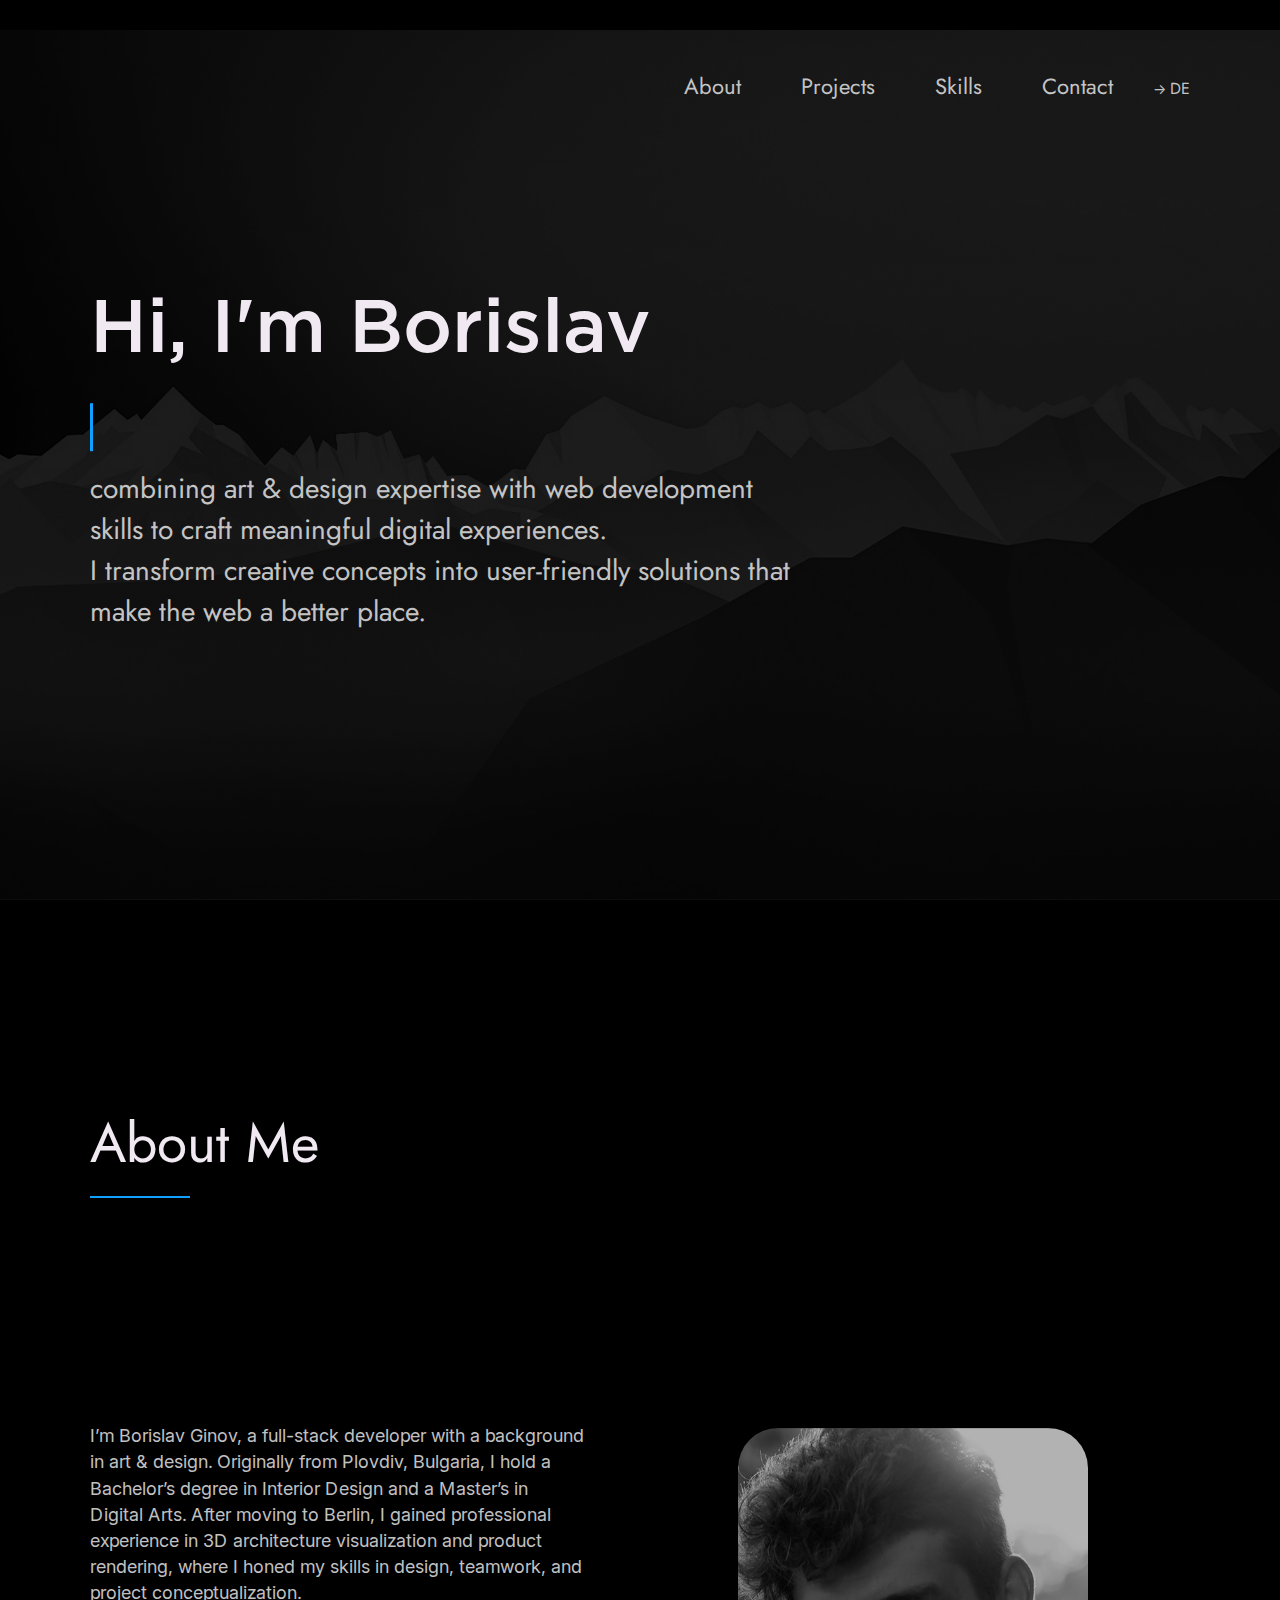
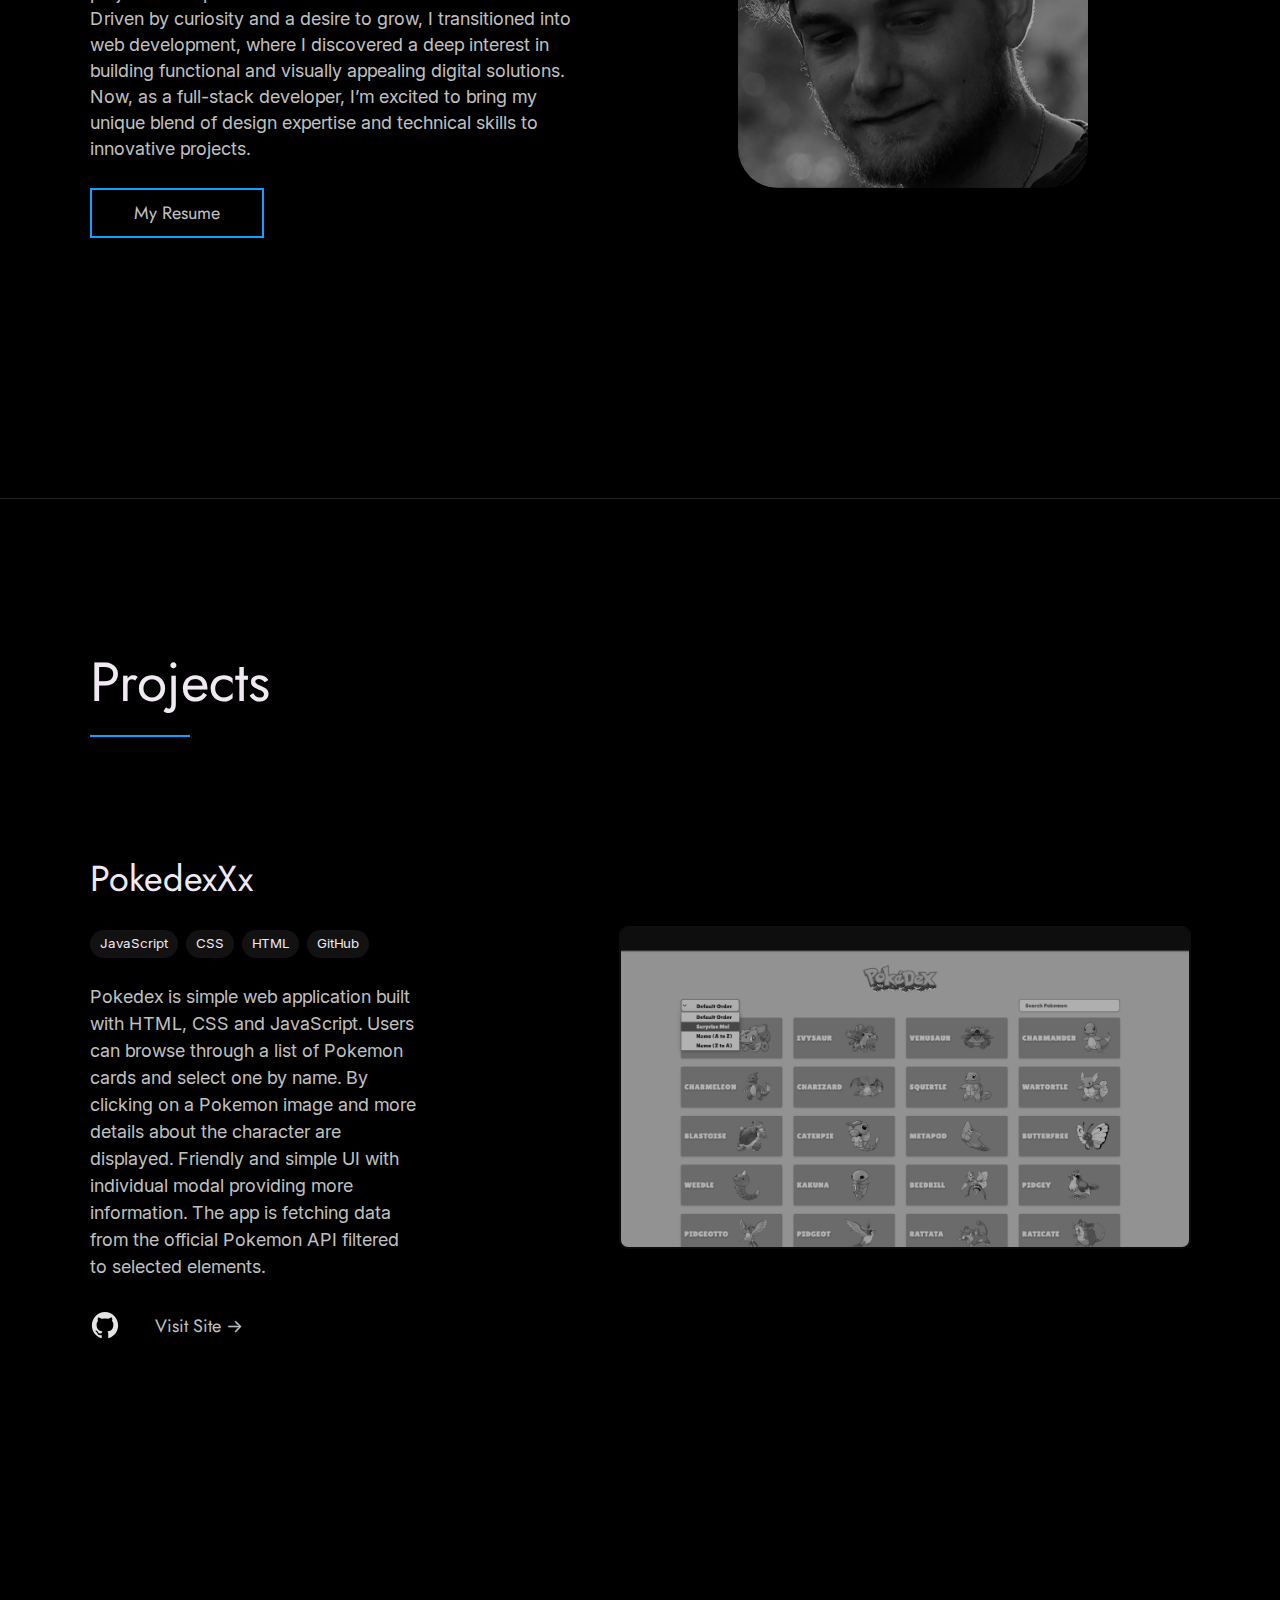
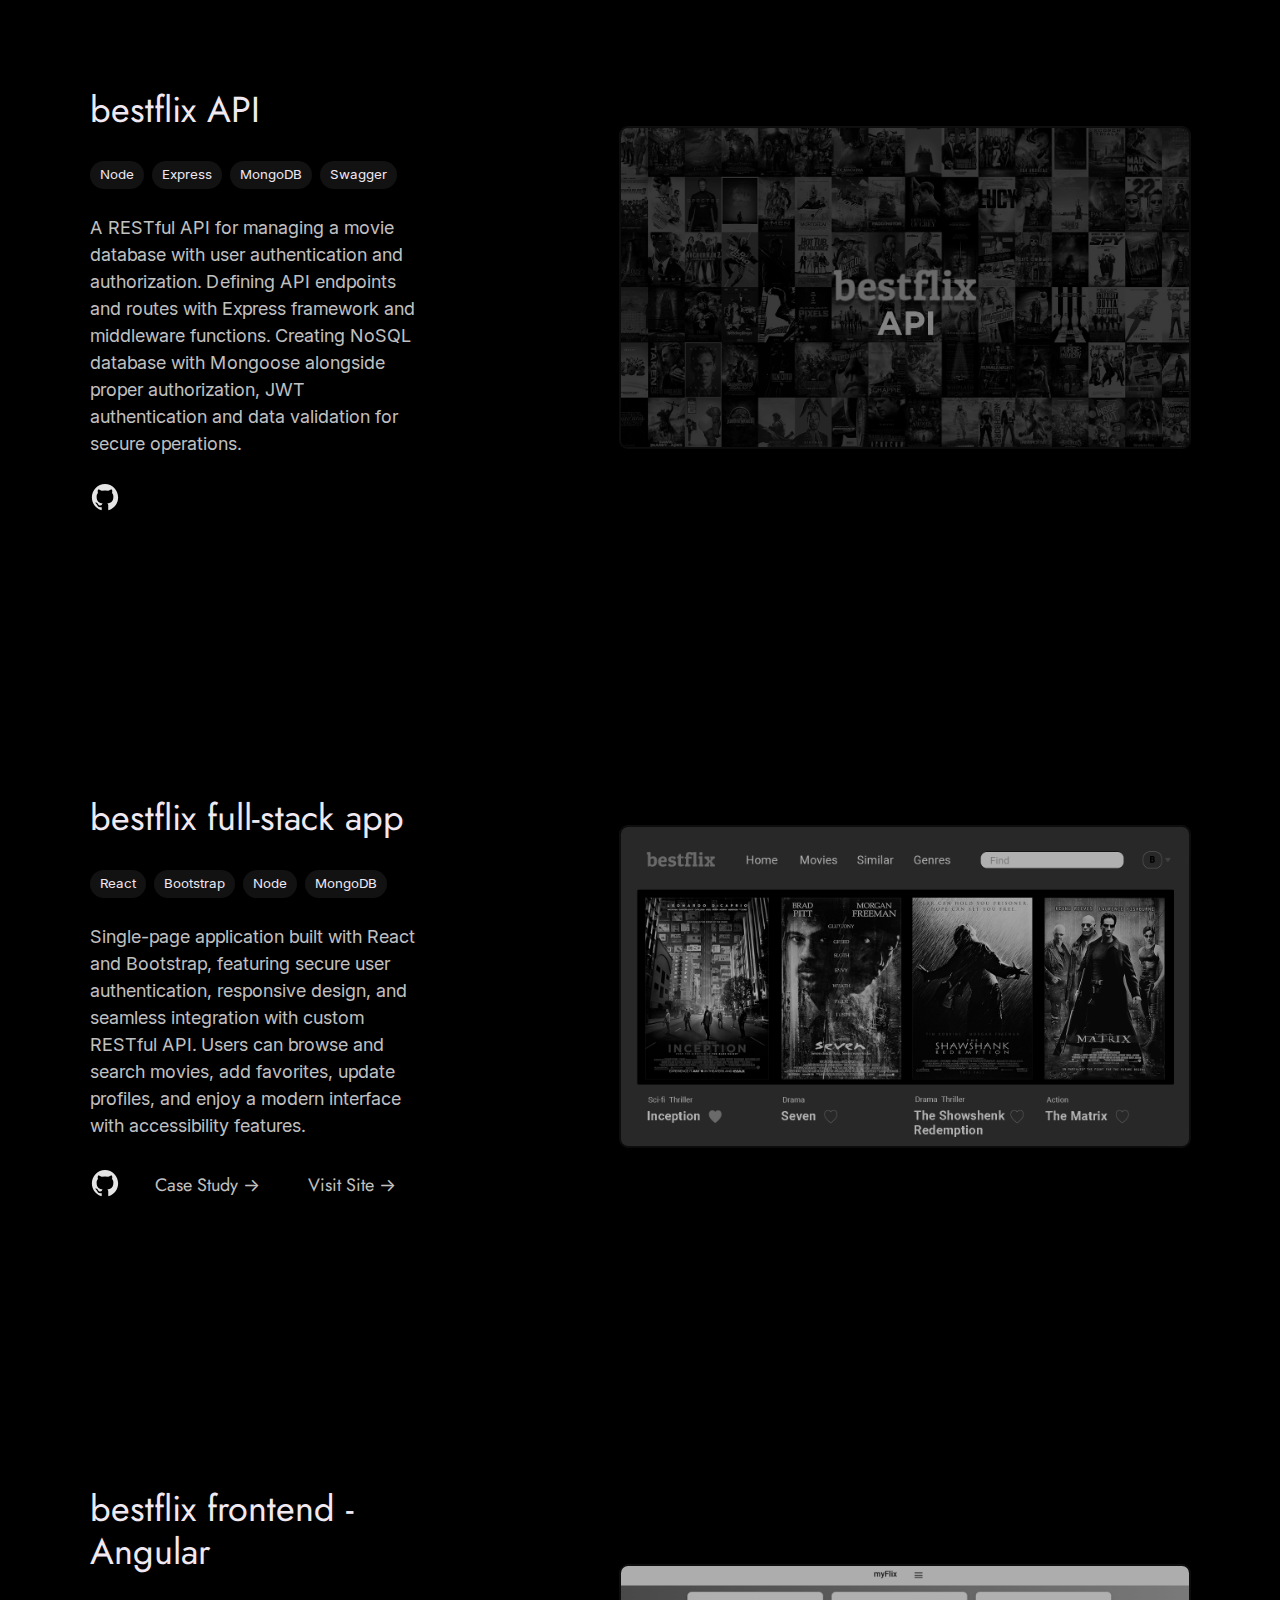
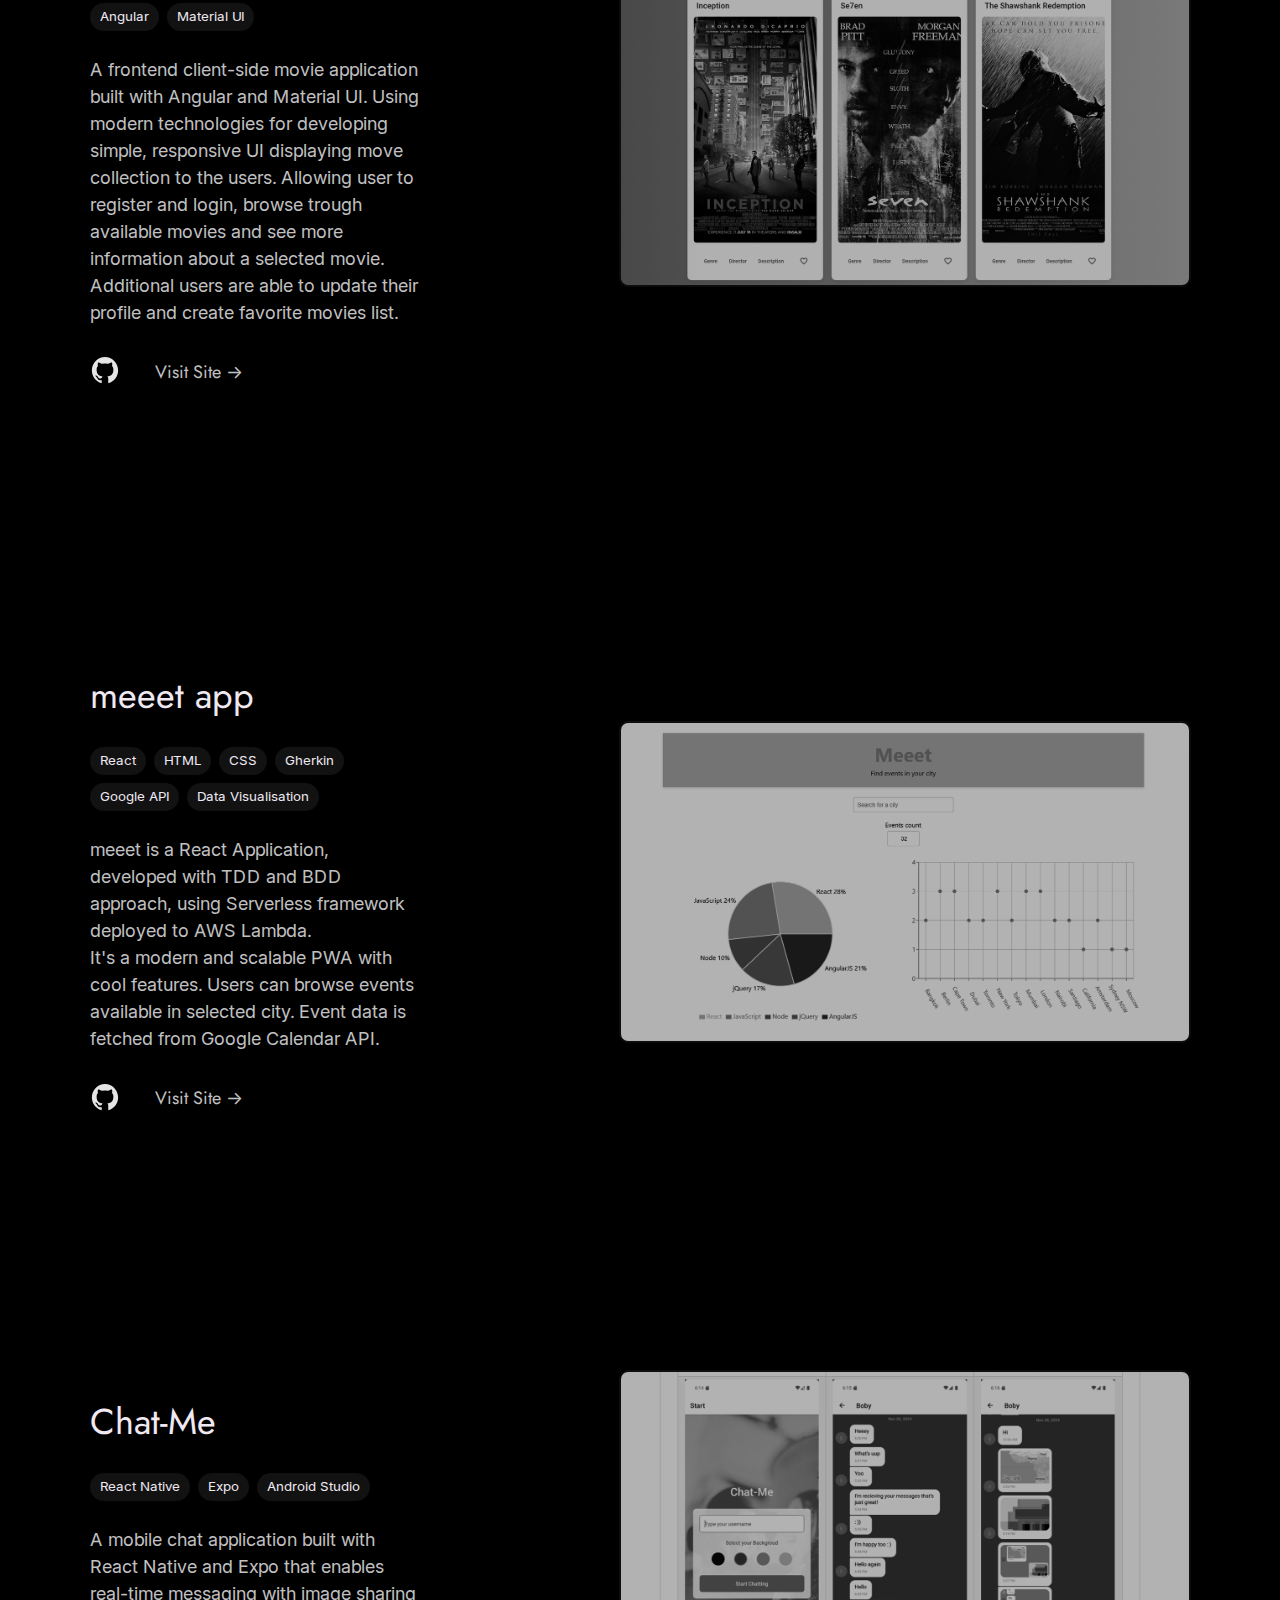
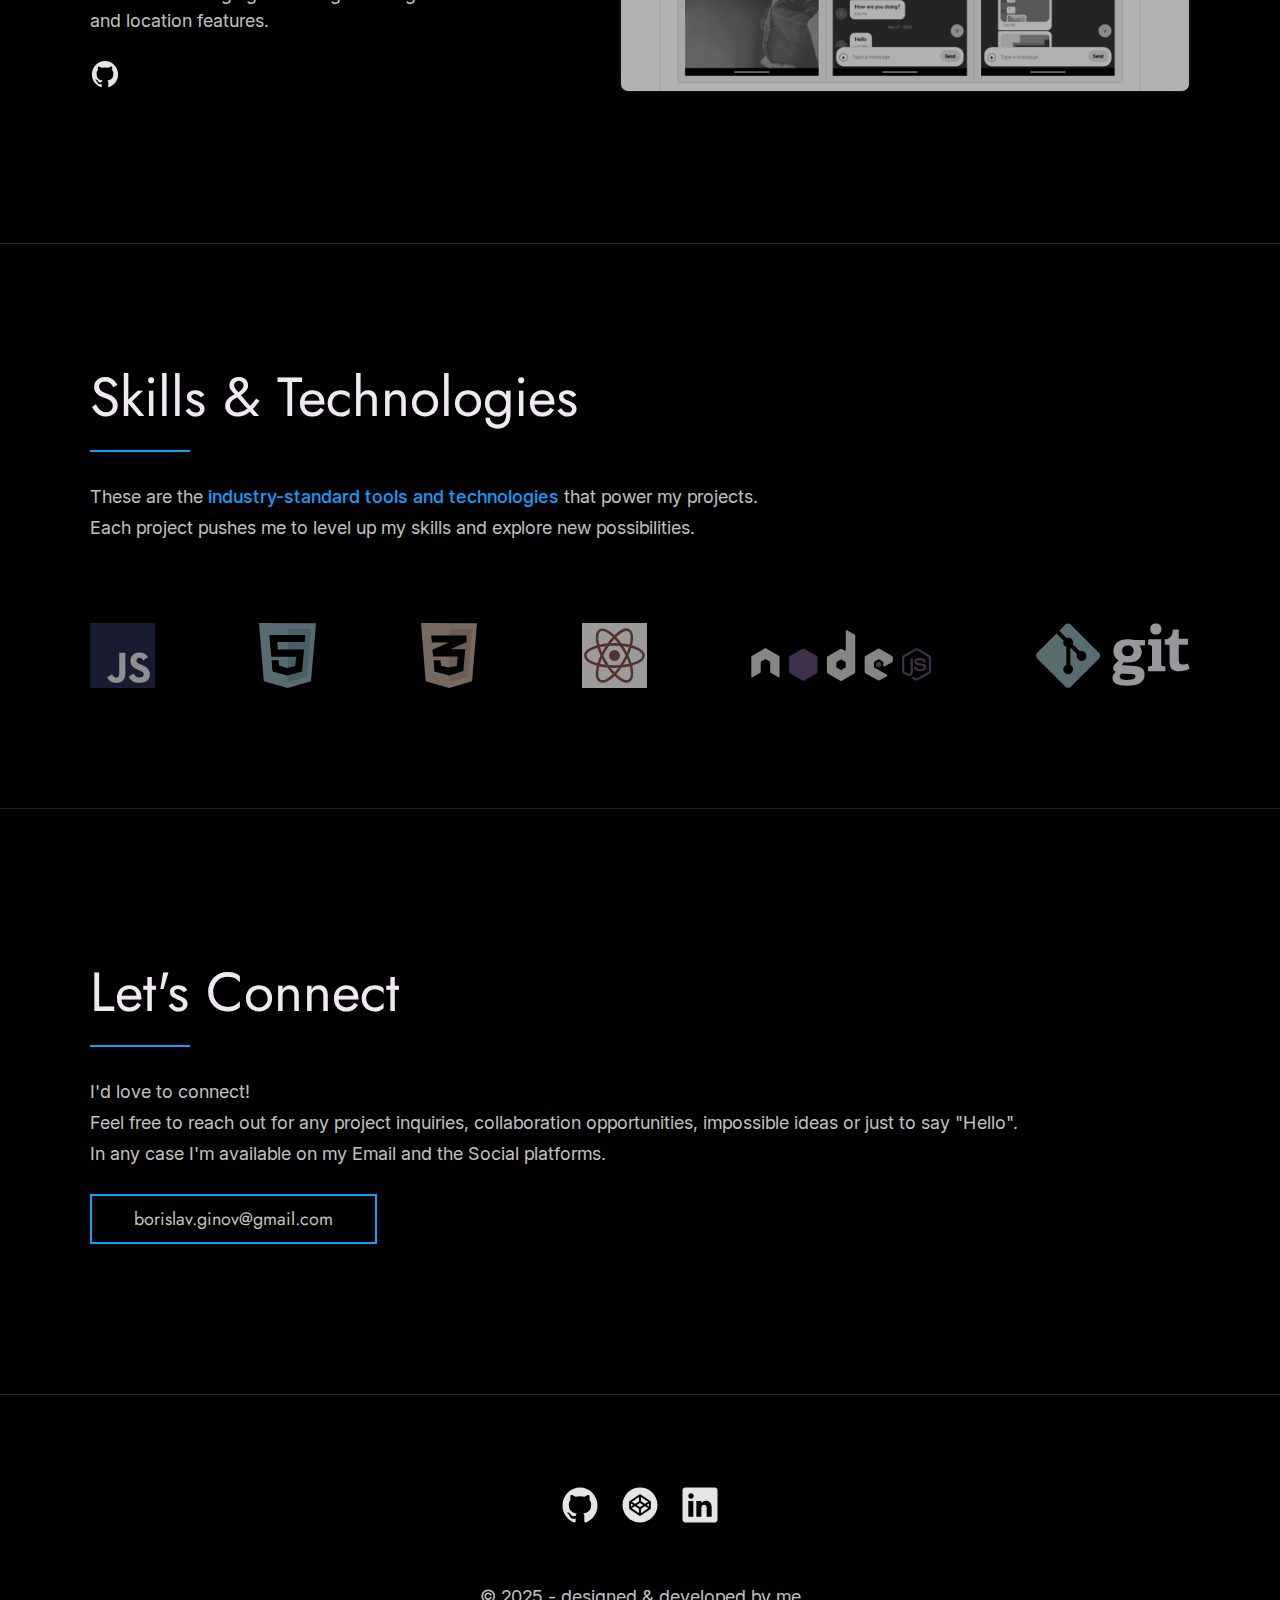
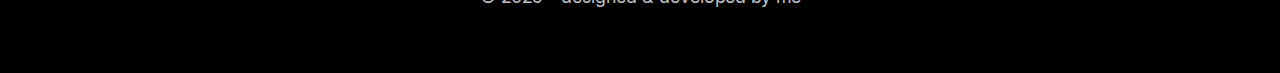
<file: index.html>
<!DOCTYPE html>
<html lang="en">

<head>
  <!-- Character set and viewport -->
  <meta charset="UTF-8" />
  <meta name="viewport" content="width=device-width, initial-scale=1.0" />

  <!-- Page title -->
  <title>
    Borislav Ginov | Web Developer
  </title>
  <!-- Meta descriptions -->
  <meta name="description"
    content="Borislav Ginov - Full Stack Web Developer specializing in React, Node.js and responsive web applications">
  <meta name="keywords" content="Borislav Ginov, Web Developer, React, Node.js, MongoDB, JavaScript, Full Stack" />
  <!-- Language versions -->
  <link rel="alternate" hreflang="en" href="https://www.borislavginov.com/" />
  <link rel="alternate" hreflang="de" href="https://www.borislavginov.com/de/" />
  <!-- Canonical tag for SEO -->
  <link rel="canonical" href="https://www.borislavginov.com/" />
  <!-- Styles and resources -->
  <link rel="shortcut icon" type="image/png" href="./assets/images/fav-icon.png" />
  <link rel="stylesheet" href="./css/index.css" />
</head>
<!-- Google tag (gtag.js) -->
<script async src="https://www.googletagmanager.com/gtag/js?id=G-GCYXPK1WS1"></script>
<script>
  window.dataLayer = window.dataLayer || [];
  function gtag() { dataLayer.push(arguments); }
  gtag('js', new Date());
  gtag('config', 'G-GCYXPK1WS1');
</script>

<body>

  <!-- ***** Header ***** -->

  <header class="header" role="banner" id="top">
    <div class="row">
      <nav class="nav" role="navigation">
        <ul class="nav__items">
          <li class="nav__item"><a href="#about" class="nav__link">About</a></li>
          <li class="nav__item"><a href="#projects" class="nav__link">Projects</a></li>
          <li class="nav__item">
            <a href="#skills" class="nav__link">Skills</a>
          </li>
          <li class="nav__item">
            <a href="#contact" class="nav__link">Contact</a>
          </li>
        </ul>
        <div class="language-toggle-container">
          <a href="de/index.html" class="language-link" aria-label="Switch to German version">
            <span class="language-arrow">→</span>
            <span class="language-label">DE</span>
          </a>
        </div>
      </nav>

    </div>
    <div class="header__text-box row">
      <div class="header__text">
        <h1 class="heading-primary">
          <span>Hi, I'm Borislav</span>
        </h1>
        <h4 class="heading-secondary">
          <span>web developer</span>
        </h4>
        <p>
          combining art & design expertise with web development skills to craft meaningful digital experiences. <br>
          I transform creative concepts into user-friendly solutions that make the web a better place.
        </p>
      </div>
    </div>
  </header>

  <main role="main">

    <!-- ***** About ***** -->

    <section class="about" id="about">
      <div class="row">
        <h2>About Me</h2>
        <div class="about__content">
          <div class="about__text">
            <p>
              I’m Borislav Ginov, a full-stack developer with a background in art & design. Originally from Plovdiv,
              Bulgaria, I hold a Bachelor’s degree in Interior Design and a Master’s in Digital Arts. After moving to
              Berlin, I
              gained professional experience in 3D architecture visualization and product rendering, where I honed my
              skills in
              design, teamwork, and project conceptualization.

              <br />
              Driven by curiosity and a desire to grow, I transitioned into web development, where I discovered a deep
              interest in building functional and visually appealing digital solutions. Now, as a full-stack
              developer, I’m excited to bring my unique blend of design expertise and technical skills to innovative
              projects.
            </p>
            <!-- Link to the resume -->
            <a href="./assets/documents/BorislavGinov_Resume.pdf" target="_blank" class="btn">My Resume</a>
          </div>

          <div class="about__photo-container">
            <img class="about__photo" src="./assets/images/B-G_img_big.png" alt="about-photo" />
          </div>
        </div>
      </div>
    </section>


    <!-- ***** Work ***** -->

    <section class="projects" id="projects">
      <div class="row">
        <h2>Projects</h2>
        <div class="work__boxes">

          <!-- Each div with the work__box class is a project. -->

          <!-- Project #1 -->
          <div class="work__box">
            <div class="work__container">
              <div class="work__content">
                <div class="work__text">
                  <h3>PokedexXx</h3>

                  <!-- Skills tags at top -->
                  <div class="work__tags">
                    <span class="work__tag">JavaScript</span>
                    <span class="work__tag">CSS</span>
                    <span class="work__tag">HTML</span>
                    <span class="work__tag">GitHub</span>
                  </div>
                  <p>
                    Pokedex is simple web application built with HTML, CSS and JavaScript. Users can browse through a
                    list
                    of Pokemon cards and select one by name. By clicking on a Pokemon image and more details about the
                    character are displayed. Friendly and simple UI with individual modal providing more information.
                    The
                    app is fetching data from the official Pokemon API filtered to selected elements.
                  </p>

                  <div class="work__links">
                    <a href="https://github.com/Bob3x/PokedeXx" target="_blank" class="work__code-link"
                      title="View Source Code">
                      <img src="./assets/images/github.svg" class="work__code" alt="GitHub">
                    </a>
                    <a href="https://bob3x.github.io/PokedeXx/" class="action-button" target="_blank">
                      Visit Site <span>&rarr;</span>
                    </a>
                  </div>
                </div>
                <div class="work__image-box">
                  <img src="./assets/images/PokedexXx_2.png" class="work__image" alt="PokedexXx app" />
                </div>
              </div>
            </div>
          </div>

          <!-- Project #2 -->
          <div class="work__box">
            <div class="work__container">
              <div class="work__content">
                <div class="work__text">
                  <h3>bestflix API</h3>
                  <!-- Skills tags at top -->
                  <div class="work__tags">
                    <span class="work__tag">Node</span>
                    <span class="work__tag">Express</span>
                    <span class="work__tag">MongoDB</span>
                    <span class="work__tag">Swagger</span>
                  </div>
                  <p>
                    A RESTful API for managing a movie database with user authentication and authorization. Defining API
                    endpoints and
                    routes with Express framework and middleware functions. Creating NoSQL database with Mongoose
                    alongside
                    proper authorization, JWT
                    authentication and data validation for secure operations.
                  </p>

                  <div class="work__links">
                    <a href="https://github.com/Bob3x/my-movie-app" target="_blank" class="work__code-link"
                      title="View Source Code">
                      <img src="./assets/images/github.svg" class="work__code" alt="GitHub">
                    </a>
                  </div>
                </div>

                <div class="work__image-box">
                  <img src="./assets/images/bestflix_API.png" class="work__image" alt="PokedexXx app" />
                </div>
              </div>
            </div>
          </div>

          <!-- Project #3 -->
          <div class="work__box">
            <div class="work__container">
              <div class="work__content">
                <div class="work__text">
                  <h3>bestflix full-stack app</h3>
                  <!-- Skills tags at top -->
                  <div class="work__tags">
                    <span class="work__tag">React</span>
                    <span class="work__tag">Bootstrap</span>
                    <span class="work__tag">Node</span>
                    <span class="work__tag">MongoDB</span>
                  </div>
                  <p>
                    Single-page application built with React and Bootstrap, featuring secure user authentication,
                    responsive design, and seamless integration with custom RESTful API. Users can browse and search
                    movies, add favorites, update profiles, and enjoy a modern interface with accessibility features.
                  </p>

                  <div class="work__links">
                    <a href="https://github.com/Bob3x/myFlix-client" target="_blank" class="work__code-link"
                      title="View Source Code">
                      <img src="./assets/images/github.svg" class="work__code" alt="GitHub">
                    </a>
                    <a href="/bestflix.html" class="action-button case-study-button">
                      Case Study <span>&rarr;</span>
                    </a>
                    <a href="https://spontaneous-gelato-a5144f.netlify.app" class="action-button" target="_blank">
                      Visit Site <span>&rarr;</span>
                    </a>
                  </div>
                </div>

                <div class="work__image-box">
                  <a href="/bestflix.html" class="work__image-link">
                    <img src="./assets/images/besflix_main-view.jpg" class="work__image" alt="Bestflix app interface" />
                  </a>
                </div>
              </div>
            </div>
          </div>

          <!-- Project #4 -->
          <div class="work__box">
            <div class="work__container">
              <div class="work__content">
                <div class="work__text">
                  <h3>bestflix frontend - Angular</h3>
                  <!-- Skills tags at top -->
                  <div class="work__tags">
                    <span class="work__tag">Angular</span>
                    <span class="work__tag">Material UI</span>
                  </div>
                  <p>
                    A frontend client-side movie application built with Angular and Material UI.
                    Using modern technologies for developing simple,
                    responsive UI displaying move collection to the users.
                    Allowing user to register and login, browse trough available movies
                    and see more information about a selected movie. Additional users are able
                    to update their profile and create favorite movies list.
                  </p>

                  <div class="work__links">
                    <a href="https://github.com/Bob3x/bestflix-client-side-Angular" target="_blank"
                      class="work__code-link" title="View Source Code">
                      <img src="./assets/images/github.svg" class="work__code" alt="GitHub">
                    </a>
                    <a href="https://papaya-naiad-bfbccf.netlify.app/welcome" class="action-button" target="_blank">
                      Visit Site <span>&rarr;</span>
                    </a>
                  </div>
                </div>

                <div class="work__image-box">
                  <img src="./assets/images/myFlix-Angular.png" class="work__image" alt="Bestflix Angular" />
                </div>
              </div>
            </div>
          </div>


          <!-- Project #5 -->
          <div class="work__box">
            <div class="work__container">
              <div class="work__content">
                <div class="work__text">
                  <h3>meeet app</h3>
                  <!-- Skills tags at top -->
                  <div class="work__tags">
                    <span class="work__tag">React</span>
                    <span class="work__tag">HTML</span>
                    <span class="work__tag">CSS</span>
                    <span class="work__tag">Gherkin</span>
                    <span class="work__tag">Google API</span>
                    <span class="work__tag">Data Visualisation</span>
                  </div>
                  <p>
                    meeet is a React Application, developed with TDD and BDD approach,
                    using Serverless framework deployed to AWS Lambda.<br />
                    It's a modern and scalable PWA with cool features. Users can browse events available in selected
                    city.
                    Event data is fetched from Google Calendar API.
                  </p>

                  <div class="work__links">
                    <a href="https://github.com/Bob3x/meeet" target="_blank" class="work__code-link"
                      title="View Source Code">
                      <img src="./assets/images/github.svg" class="work__code" alt="GitHub">
                    </a>
                    <a href="https://bob3x.github.io/meeet" class="action-button" target="_blank">
                      Visit Site <span>&rarr;</span>
                    </a>
                  </div>
                </div>

                <div class="work__image-box">
                  <img src="./assets/images/meeet.png" class="work__image" alt="meeet app" />
                </div>
              </div>
            </div>
          </div>



          <!-- Project #6 -->
          <div class="work__box">
            <div class="work__container">
              <div class="work__content">
                <div class="work__text">
                  <h3>Chat-Me</h3>
                  <!-- Skills tags at top -->
                  <div class="work__tags">
                    <span class="work__tag">React Native</span>
                    <span class="work__tag">Expo</span>
                    <span class="work__tag">Android Studio</span>

                  </div>
                  <p>
                    A mobile chat application built with React Native and Expo that enables real-time messaging with
                    image
                    sharing and location features.
                  </p>

                  <div class="work__links">
                    <a href="https://github.com/Bob3x/chat-me" target="_blank" class="work__code-link"
                      title="View Source Code">
                      <img src="./assets/images/github.svg" class="work__code" alt="GitHub">
                    </a>
                  </div>
                </div>

                <div class="work__image-box">
                  <img src="./assets/images/chat-me.png" class="work__image" alt="meeet app" />
                </div>
              </div>
            </div>
          </div>
    </section>

    <!-- ***** Skills ***** -->

    <section class="skills" id="skills">
      <div class="row">
        <h2>Skills & Technologies</h2>
        <div class="skills__intro-content">
          <p>These are the <span class="highlight">industry-standard tools and technologies</span> that power
            my projects.</br>
            Each project pushes me to level up my skills and explore new possibilities.</p>
        </div>
        <div class="skills__logos">
          <!-- Skills logos. -->
          <img src="./assets/images/logo-javascript.svg" class="skills__logo" alt="Skills JS" />
          <img src="./assets/images/html-1.svg" class="skills__logo" alt="Skills HTML" />
          <img src="./assets/images/css-3.svg" class="skills__logo" alt="Skills CSS" />
          <img src="./assets/images/react-1.svg" class="skills__logo" alt="Skills React" />
          <img src="./assets/images/nodejs.svg" class="skills__logo" alt="Skills Node" />
          <img src="./assets/images/git.svg" class="skills__logo" alt="Skills Git" />
        </div>
      </div>
    </section>

  </main>

  <!-- ***** Contact ***** -->

  <section class="contact" id="contact">
    <div class="row">
      <div class="contact__container">
        <h2>Let's Connect</h2>
        <div class="contact__info">
          <p>
            I'd love to connect! <br />
            Feel free to reach out for any project inquiries,
            collaboration opportunities, impossible ideas or just to say "Hello".
            <br /> In any case I'm available on my Email and the Social platforms.
          </p>
          <a href="mailto:borislav.ginov@gmail.com" class="btn">borislav.ginov@gmail.com</a>
        </div>
      </div>
    </div>
  </section>

  <!-- ***** Footer ***** -->

  <footer role="contentinfo" class="footer">
    <div class="row">
      <ul class="footer__social-links">
        <li class="footer__social-link-item">
          <a href="https://github.com/Bob3x" title="Link to Github Profile" target="_blank">
            <img src="./assets/images/github.svg" class="footer__social-image" alt="Github">
          </a>
        </li>
        <li class="footer__social-link-item">
          <a href="https://codepen.io/Bob3x" title="Link to Codepen Profile" target="_blank">
            <img src="./assets/images/codepen.svg" class="footer__social-image" alt="Codepen">
          </a>
        </li>
        <li class="footer__social-link-item">
          <a href="https://www.linkedin.com/in/borislav-ginov" target="_blank">
            <img src="./assets/images/linkedin.svg" title="Link to Linkedin Profile" class="footer__social-image"
              alt="Linkedin">
          </a>
        </li>
      </ul>
      <p class="footer__text">
        &copy; 2025 - designed & developed by <a href="https://borislavginov.com" class="footer__link link"
          target="_blank">me</a>
      </p>
    </div>
  </footer>
  <a href="#top" class="back-to-top" title="Back to Top">
    <img src="./assets/images/arrow-up.svg" alt="Back to Top" class="back-to-top__image" />
  </a>
  <script src="./js/index.js"></script>
</body>

</html>
</file>
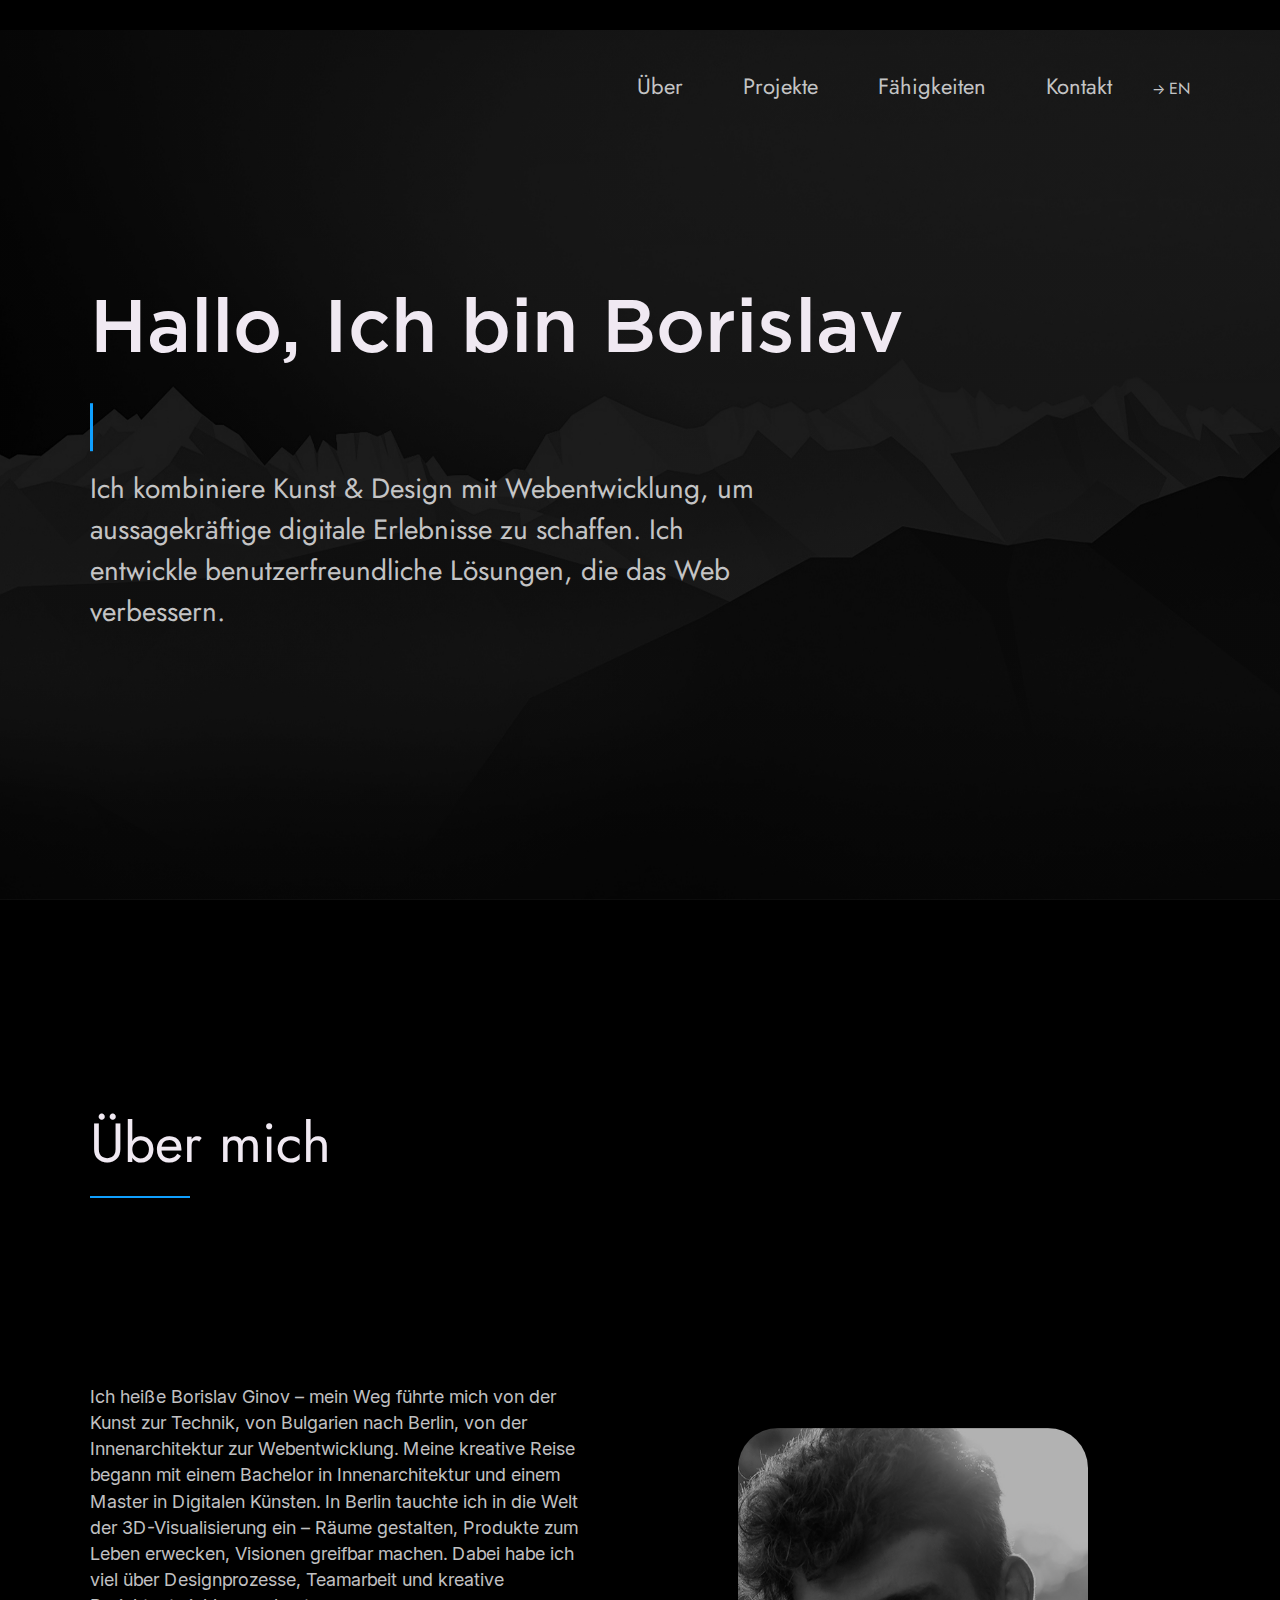
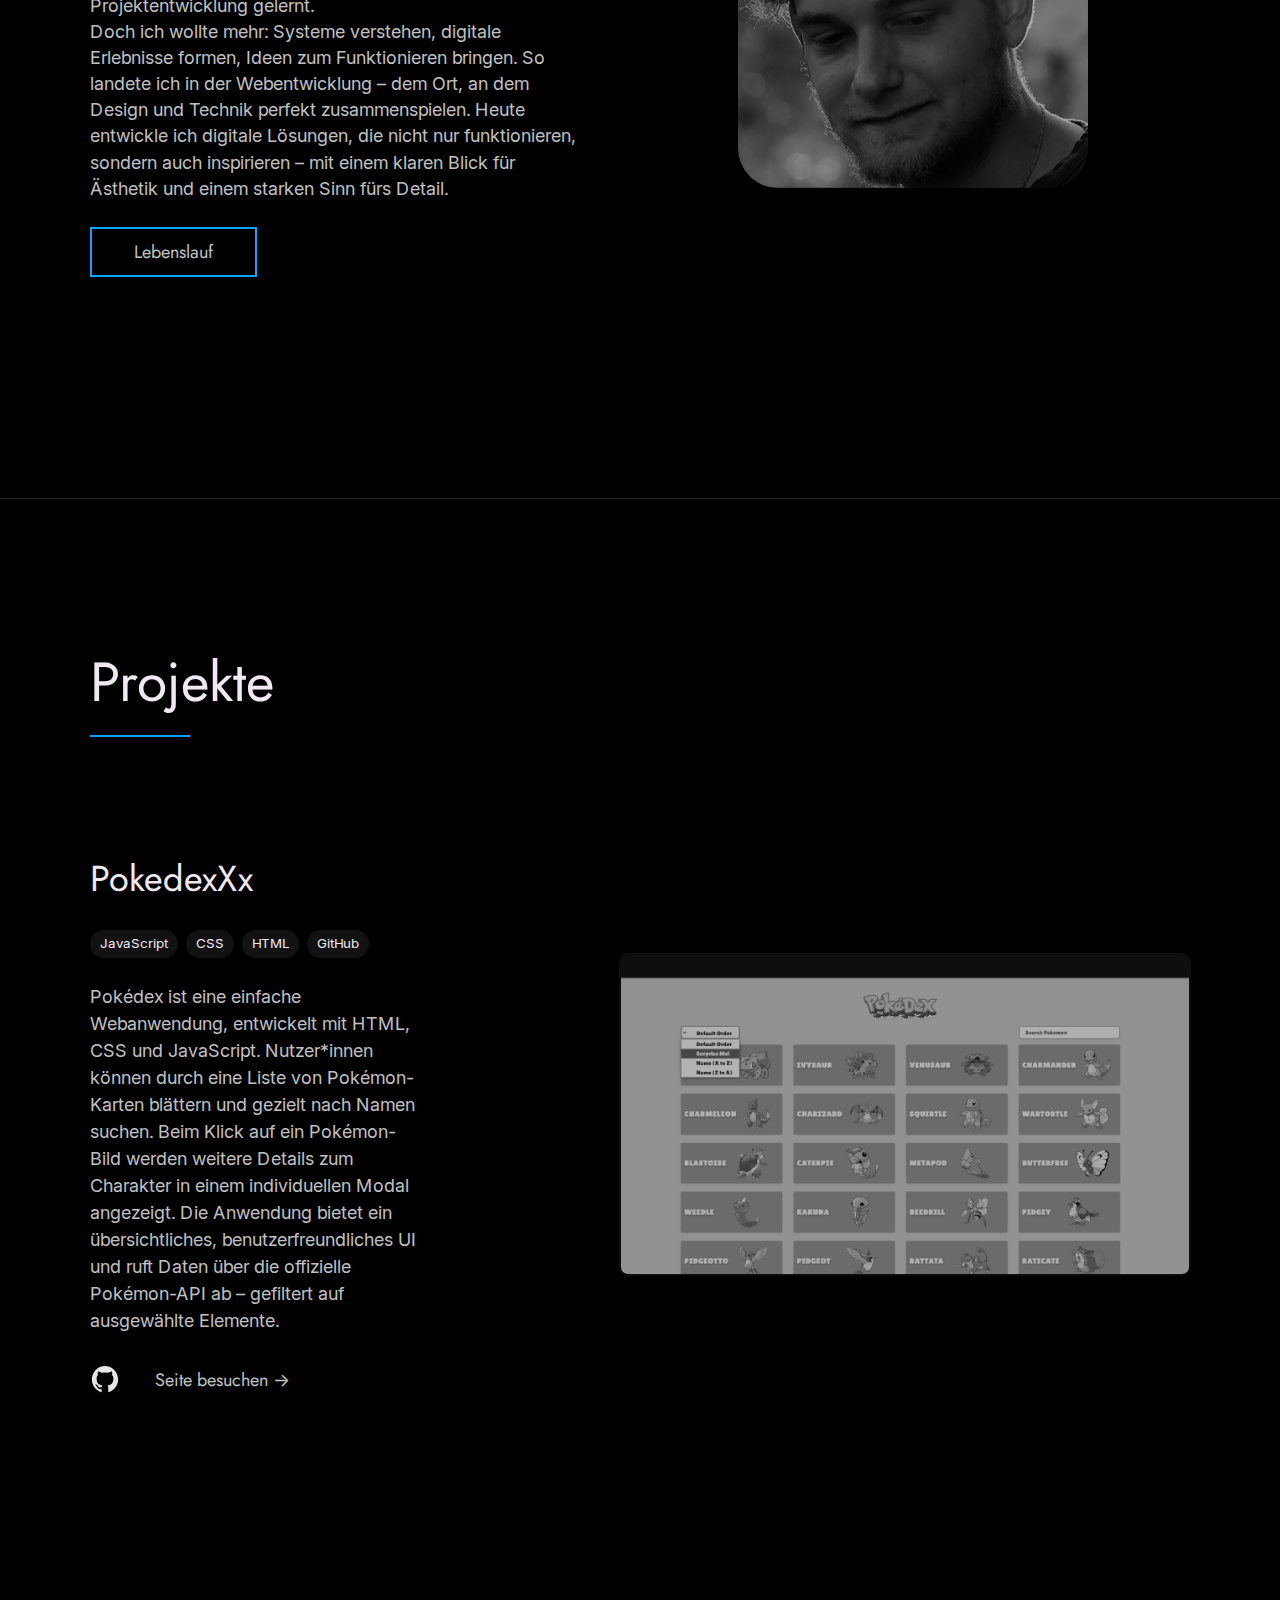
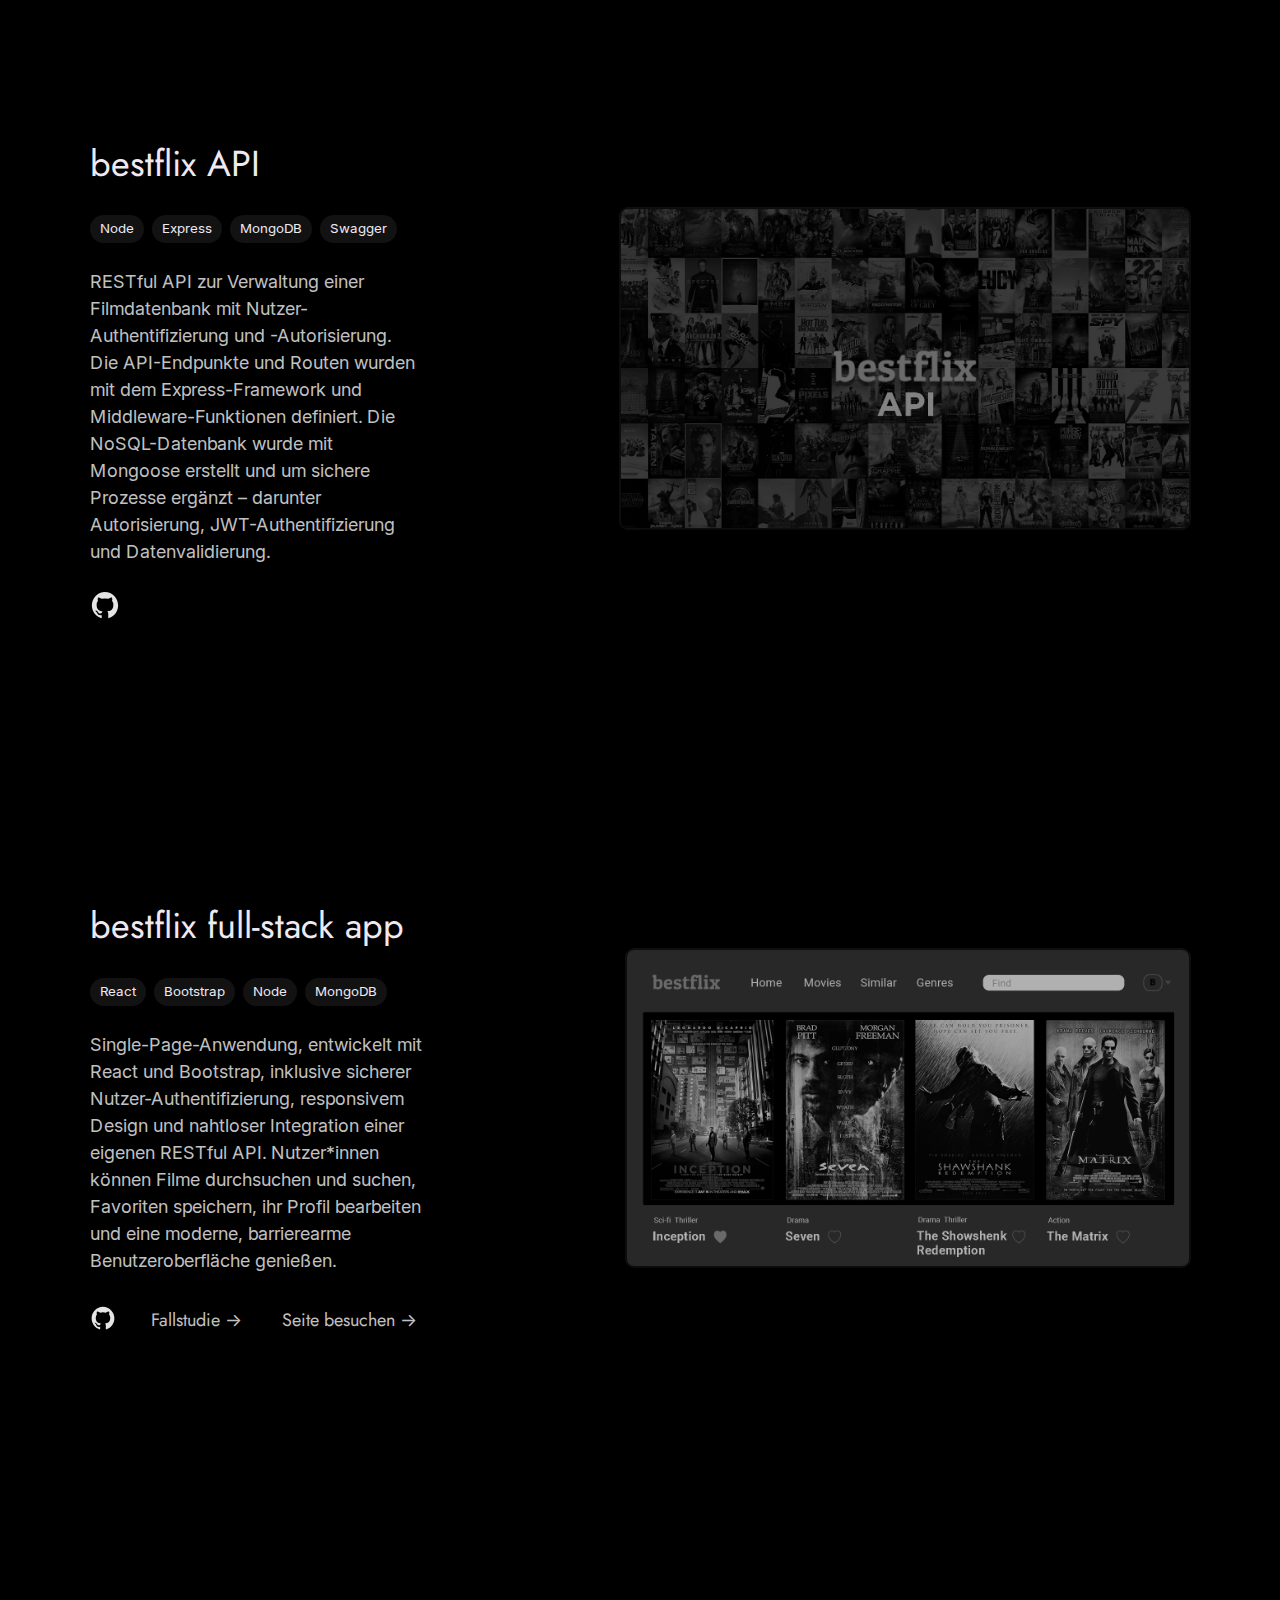
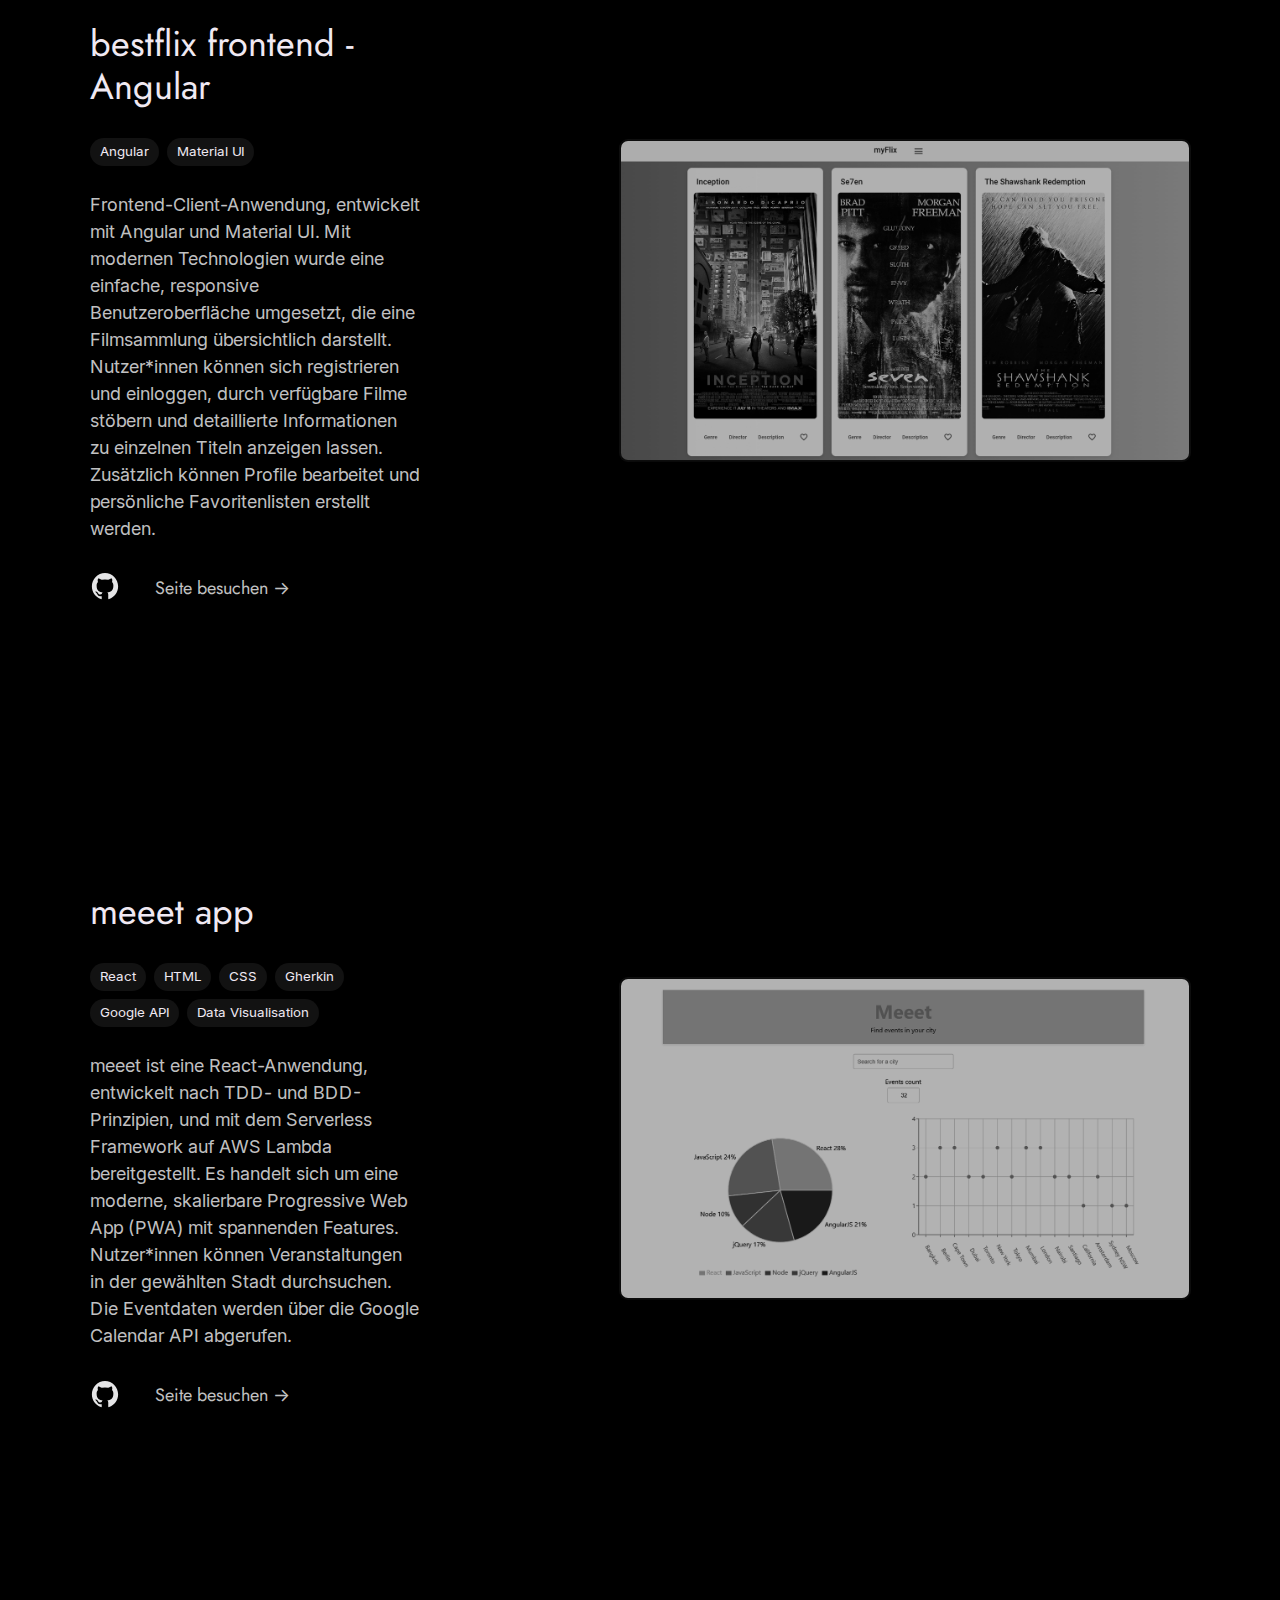
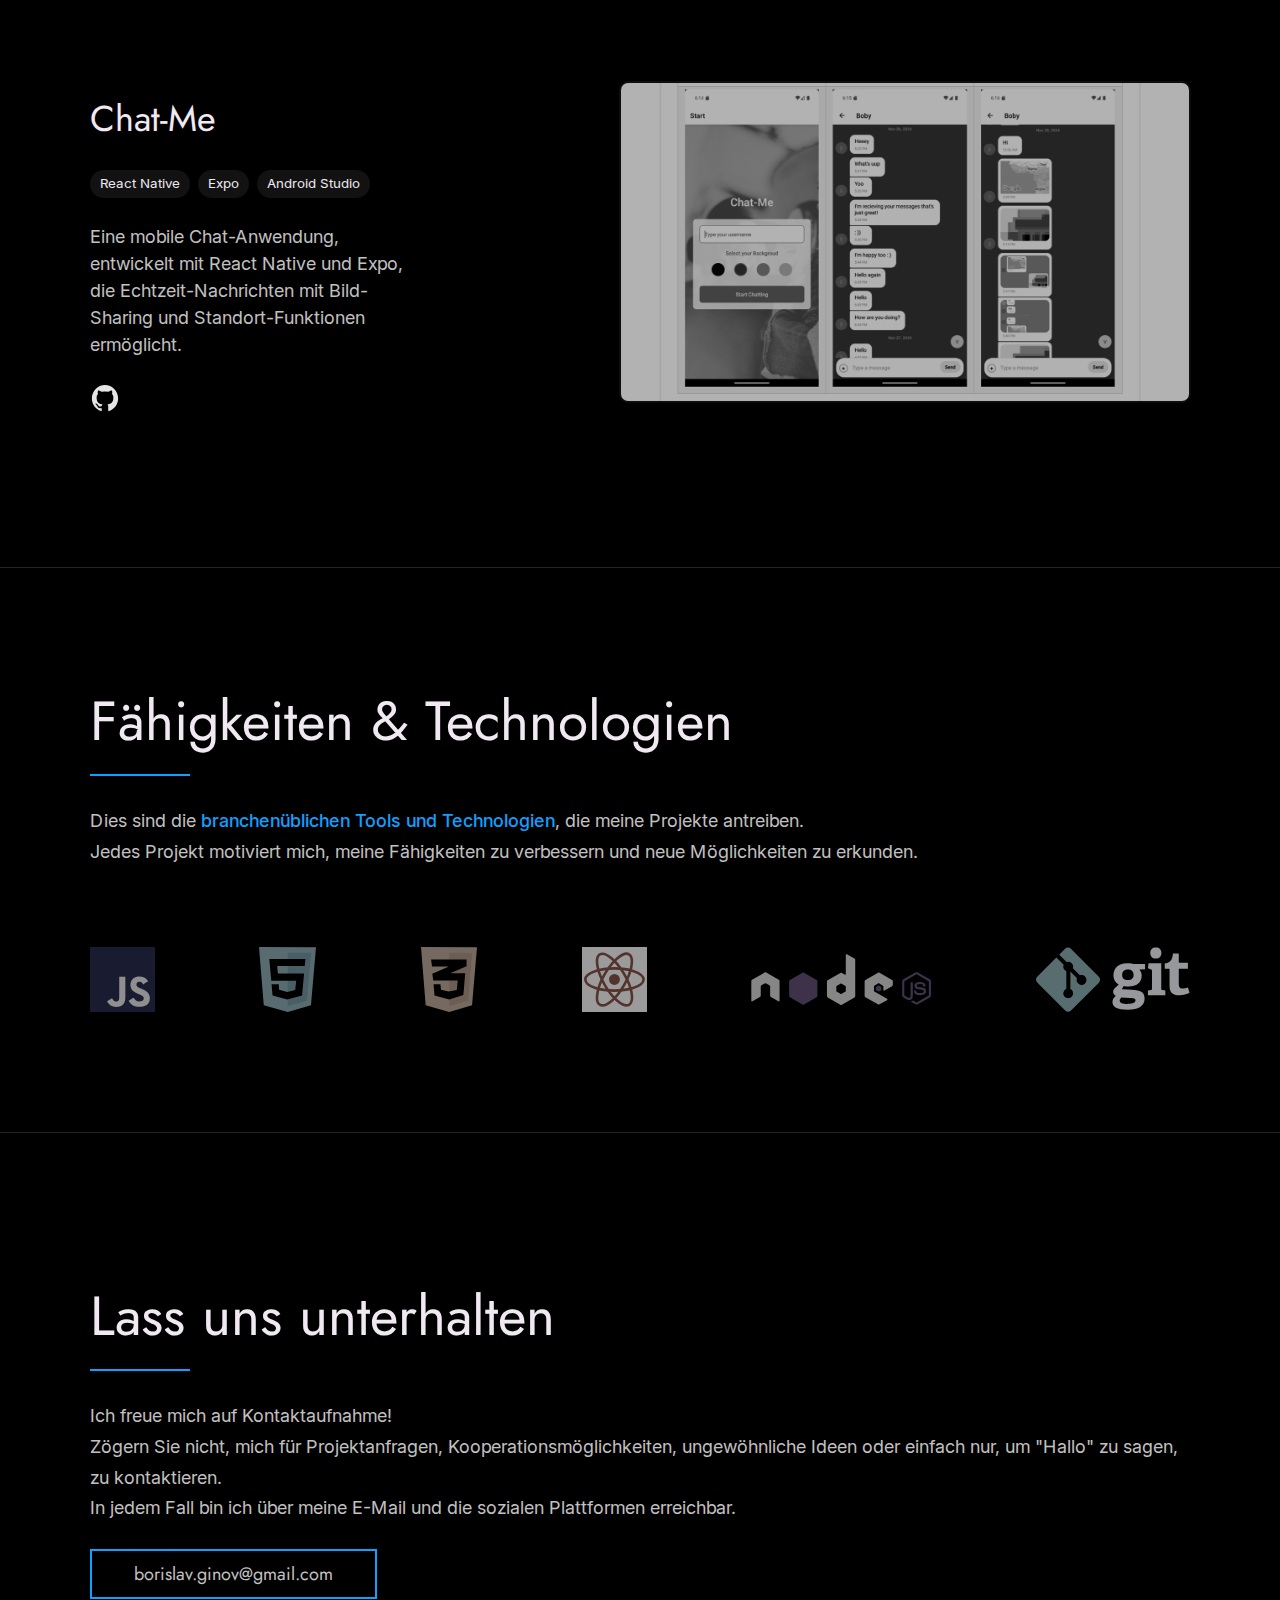
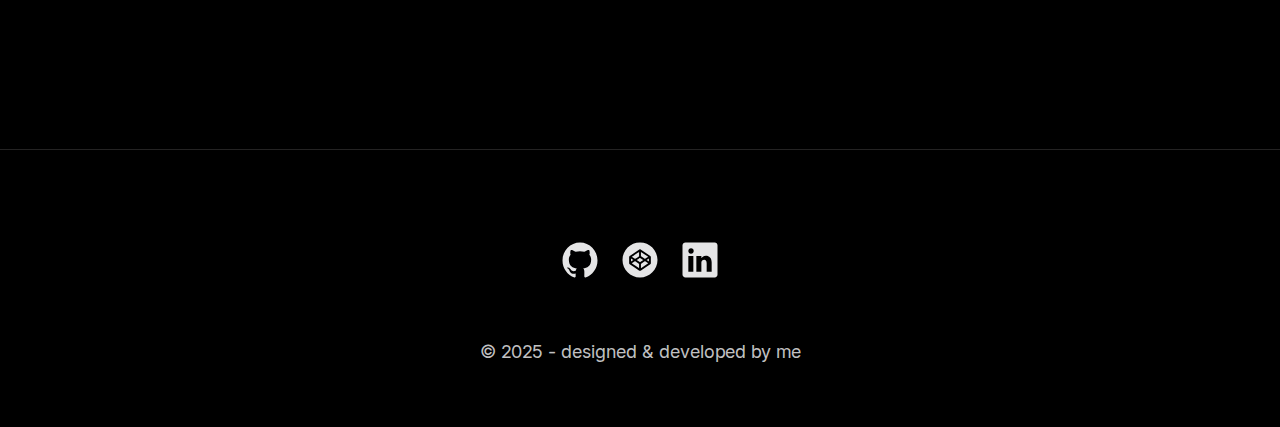
<file: de/index.html>
<!DOCTYPE html>
<html lang="de">

<head>
    <!-- Character set and viewport -->
    <meta charset="UTF-8" />
    <meta name="viewport" content="width=device-width, initial-scale=1.0" />
    <!-- Page title -->
    <title>
        Borislav Ginov | Webentwickler
    </title>
    <!-- Meta descriptions -->
    <meta name="description"
        content="Borislav Ginov - Full Stack Web Developer specializing in React, Node.js and responsive web applications">
    <meta name="keywords"
        content="Borislav Ginov, Webentwickler, Webdesigner, React, Node.js, MongoDB, JavaScript, Full Stack, Frontend-Entwickler, Backend-Entwicklung, Berlin" />
    <!-- Language versions -->
    <link rel="alternate" hreflang="en" href="https://www.borislavginov.com/" />
    <link rel="alternate" hreflang="de" href="https://www.borislavginov.com/de/" />
    <!-- Canonical tag for SEO -->
    <link rel="canonical" href="https://www.borislavginov.com/de/" />
    <!-- Styles and resources -->
    <link rel="shortcut icon" type="image/png" href="../assets/images/fav-icon.png" />
    <link rel="stylesheet" href="../css/index.css" />
</head>

<!-- Google tag (gtag.js) -->
<script async src="https://www.googletagmanager.com/gtag/js?id=G-GCYXPK1WS1"></script>
<script>
    window.dataLayer = window.dataLayer || [];
    function gtag() { dataLayer.push(arguments); }
    gtag('js', new Date());
    gtag('config', 'G-GCYXPK1WS1');
</script>

<body>

    <!-- ***** Header ***** -->

    <header class="header" role="banner" id="top">
        <div class="row">
            <nav class="nav" role="navigation">
                <ul class="nav__items">
                    <li class="nav__item"><a href="#about" class="nav__link">Über</a></li>
                    <li class="nav__item"><a href="#projects" class="nav__link">Projekte</a></li>
                    <li class="nav__item">
                        <a href="#skills" class="nav__link">Fähigkeiten</a>
                    </li>
                    <li class="nav__item">
                        <a href="#contact" class="nav__link">Kontakt</a>
                    </li>
                </ul>
                <div class="language-toggle-container">
                    <a href="../index.html" class="language-link" aria-label="Switch to English version">
                        <span class="language-arrow">→</span>
                        <span class="language-label">EN</span>
                    </a>
                </div>
            </nav>

        </div>
        <div class="header__text-box row">
            <div class="header__text">
                <h1 class="heading-primary">

                    <span>Hallo, Ich bin Borislav</span>
                </h1>
                <h4 class="heading-secondary">
                    <span>webentwickler</span>
                </h4>
                <p>
                    Ich kombiniere Kunst & Design mit Webentwicklung, um aussagekräftige digitale Erlebnisse zu
                    schaffen.
                    Ich entwickle benutzerfreundliche Lösungen, die das Web verbessern.
                </p>
            </div>
        </div>
    </header>

    <main role="main">

        <!-- ***** About ***** -->

        <section class="about" id="about">
            <div class="row">
                <h2>Über mich</h2>
                <div class="about__content">
                    <div class="about__text">
                        <p>
                            Ich heiße Borislav Ginov – mein Weg führte mich von der Kunst zur Technik, von Bulgarien
                            nach Berlin, von der
                            Innenarchitektur zur Webentwicklung.
                            Meine kreative Reise begann mit einem Bachelor in Innenarchitektur und einem Master in
                            Digitalen Künsten. In Berlin tauchte
                            ich in die Welt der 3D-Visualisierung ein – Räume gestalten, Produkte zum Leben erwecken,
                            Visionen greifbar machen. Dabei habe ich viel
                            über Designprozesse, Teamarbeit und kreative Projektentwicklung gelernt.

                            <br />
                            Doch ich wollte mehr: Systeme verstehen, digitale Erlebnisse formen, Ideen zum Funktionieren
                            bringen. So landete ich in
                            der Webentwicklung – dem Ort, an dem Design und Technik perfekt zusammenspielen.

                            Heute entwickle ich digitale Lösungen, die nicht nur funktionieren, sondern auch inspirieren
                            – mit einem klaren Blick
                            für Ästhetik und einem starken Sinn fürs Detail.
                        </p>
                        <!-- Link to the resume -->
                        <a href="../assets/documents/Borislav_Ginov_Lebenslauf.pdf" target="_blank"
                            class="btn">Lebenslauf</a>
                    </div>

                    <div class="about__photo-container">
                        <img class="about__photo" src="../assets/images/B-G_img_big.png" alt="about-photo" />
                    </div>
                </div>
            </div>
        </section>


        <!-- ***** Work ***** -->

        <section class="projects" id="projects">
            <div class="row">
                <h2>Projekte</h2>
                <div class="work__boxes">
                    <!-- Project #1 -->
                    <div class="work__box">
                        <div class="work__container">
                            <div class="work__content">
                                <div class="work__text">
                                    <h3>PokedexXx</h3>
                                    <!-- Skills tags at top -->
                                    <div class="work__tags">
                                        <span class="work__tag">JavaScript</span>
                                        <span class="work__tag">CSS</span>
                                        <span class="work__tag">HTML</span>
                                        <span class="work__tag">GitHub</span>
                                    </div>
                                    <p>
                                        Pokédex ist eine einfache Webanwendung, entwickelt mit HTML, CSS und JavaScript.
                                        Nutzer*innen können durch eine Liste von Pokémon-Karten blättern und gezielt
                                        nach Namen suchen.
                                        Beim Klick auf ein Pokémon-Bild werden weitere Details zum Charakter in einem
                                        individuellen Modal angezeigt.
                                        Die Anwendung bietet ein übersichtliches, benutzerfreundliches UI und ruft Daten
                                        über die offizielle Pokémon-API ab –
                                        gefiltert auf ausgewählte Elemente.
                                    </p>
                                    <div class="work__links">
                                        <a href="https://github.com/Bob3x/PokedeXx" target="_blank"
                                            class="work__code-link" title="View Source Code">
                                            <img src="../assets/images/github.svg" class="work__code" alt="GitHub">
                                        </a>
                                        <a href="https://bob3x.github.io/PokedeXx/" class="action-button"
                                            target="_blank">
                                            Seite besuchen <span>&rarr;</span>
                                        </a>
                                    </div>
                                </div>
                                <div class="work__image-box">
                                    <img src="../assets/images/PokedexXx_2.png" class="work__image"
                                        alt="PokedexXx app" />
                                </div>
                            </div>
                        </div>
                    </div>

                    <!-- Project #2 -->
                    <div class="work__box">
                        <div class="work__container">
                            <div class="work__content">
                                <div class="work__text">
                                    <h3>bestflix API</h3>
                                    <!-- Skills tags at top -->
                                    <div class="work__tags">
                                        <span class="work__tag">Node</span>
                                        <span class="work__tag">Express</span>
                                        <span class="work__tag">MongoDB</span>
                                        <span class="work__tag">Swagger</span>
                                    </div>
                                    <p>
                                        RESTful API zur Verwaltung einer Filmdatenbank mit Nutzer-Authentifizierung
                                        und -Autorisierung.
                                        Die API-Endpunkte und Routen wurden mit dem Express-Framework und
                                        Middleware-Funktionen definiert. Die NoSQL-Datenbank
                                        wurde mit Mongoose erstellt und um sichere Prozesse ergänzt – darunter
                                        Autorisierung, JWT-Authentifizierung und
                                        Datenvalidierung.
                                    </p>

                                    <div class="work__links">
                                        <a href="https://github.com/Bob3x/my-movie-app" target="_blank"
                                            class="work__code-link" title="View Source Code">
                                            <img src="../assets/images/github.svg" class="work__code" alt="GitHub">
                                        </a>
                                    </div>
                                </div>

                                <div class="work__image-box">
                                    <img src="../assets/images/bestflix_API.png" class="work__image"
                                        alt="PokedexXx app" />
                                </div>
                            </div>
                        </div>
                    </div>

                    <!-- Project #3 -->
                    <div class="work__box">
                        <div class="work__container">
                            <div class="work__content">
                                <div class="work__text">
                                    <h3>bestflix full-stack app</h3>
                                    <!-- Skills tags at top -->
                                    <div class="work__tags">
                                        <span class="work__tag">React</span>
                                        <span class="work__tag">Bootstrap</span>
                                        <span class="work__tag">Node</span>
                                        <span class="work__tag">MongoDB</span>
                                    </div>
                                    <p>
                                        Single-Page-Anwendung, entwickelt mit React und Bootstrap, inklusive sicherer
                                        Nutzer-Authentifizierung, responsivem
                                        Design und nahtloser Integration einer eigenen RESTful API.
                                        Nutzer*innen können Filme durchsuchen und suchen, Favoriten speichern, ihr
                                        Profil bearbeiten und eine moderne,
                                        barrierearme Benutzeroberfläche genießen.
                                    </p>

                                    <div class="work__links">
                                        <a href="https://github.com/Bob3x/myFlix-client" target="_blank"
                                            class="work__code-link" title="View Source Code">
                                            <img src="../assets/images/github.svg" class="work__code" alt="GitHub">
                                        </a>
                                        <a href="bestflix.html" class="action-button case-study-button">
                                            Fallstudie <span>&rarr;</span>
                                        </a>
                                        <a href="https://spontaneous-gelato-a5144f.netlify.app" class="action-button"
                                            target="_blank">
                                            Seite besuchen <span>&rarr;</span>
                                        </a>
                                    </div>
                                </div>

                                <div class="work__image-box">
                                    <a href="bestflix.html" class="work__image-link">
                                        <img src="../assets/images/besflix_main-view.jpg" class="work__image"
                                            alt="Bestflix app interface" />
                                    </a>
                                </div>
                            </div>
                        </div>
                    </div>

                    <!-- Project #4 -->
                    <div class="work__box">
                        <div class="work__container">
                            <div class="work__content">
                                <div class="work__text">
                                    <h3>bestflix frontend - Angular</h3>
                                    <!-- Skills tags at top -->
                                    <div class="work__tags">
                                        <span class="work__tag">Angular</span>
                                        <span class="work__tag">Material UI</span>
                                    </div>
                                    <p>
                                        Frontend-Client-Anwendung, entwickelt mit Angular und Material UI.
                                        Mit modernen Technologien wurde eine einfache, responsive Benutzeroberfläche
                                        umgesetzt, die eine Filmsammlung
                                        übersichtlich darstellt.
                                        Nutzer*innen können sich registrieren und einloggen, durch verfügbare Filme
                                        stöbern und detaillierte Informationen zu
                                        einzelnen Titeln anzeigen lassen. Zusätzlich können Profile bearbeitet und
                                        persönliche Favoritenlisten erstellt werden.
                                    </p>

                                    <div class="work__links">
                                        <a href="https://github.com/Bob3x/bestflix-client-side-Angular" target="_blank"
                                            class="work__code-link" title="View Source Code">
                                            <img src="../assets/images/github.svg" class="work__code" alt="GitHub">
                                        </a>
                                        <a href="https://papaya-naiad-bfbccf.netlify.app/welcome" class="action-button"
                                            target="_blank">
                                            Seite besuchen <span>&rarr;</span>
                                        </a>
                                    </div>
                                </div>

                                <div class="work__image-box">
                                    <img src="../assets/images/myFlix-Angular.png" class="work__image"
                                        alt="Bestflix Angular" />
                                </div>
                            </div>
                        </div>
                    </div>


                    <!-- Project #5 -->
                    <div class="work__box">
                        <div class="work__container">
                            <div class="work__content">
                                <div class="work__text">
                                    <h3>meeet app</h3>
                                    <!-- Skills tags at top -->
                                    <div class="work__tags">
                                        <span class="work__tag">React</span>
                                        <span class="work__tag">HTML</span>
                                        <span class="work__tag">CSS</span>
                                        <span class="work__tag">Gherkin</span>
                                        <span class="work__tag">Google API</span>
                                        <span class="work__tag">Data Visualisation</span>
                                    </div>
                                    <p>
                                        meeet ist eine React-Anwendung, entwickelt nach TDD- und BDD-Prinzipien, und mit
                                        dem Serverless Framework auf AWS Lambda
                                        bereitgestellt.
                                        Es handelt sich um eine moderne, skalierbare Progressive Web App (PWA) mit
                                        spannenden Features. Nutzer*innen können
                                        Veranstaltungen in der gewählten Stadt durchsuchen.
                                        Die Eventdaten werden über die Google Calendar API abgerufen.
                                    </p>

                                    <div class="work__links">
                                        <a href="https://github.com/Bob3x/meeet" target="_blank" class="work__code-link"
                                            title="Source Code">
                                            <img src="../assets/images/github.svg" class="work__code" alt="GitHub">
                                        </a>
                                        <a href="https://bob3x.github.io/meeet" class="action-button" target="_blank">
                                            Seite besuchen <span>&rarr;</span>
                                        </a>
                                    </div>
                                </div>

                                <div class="work__image-box">
                                    <img src="../assets/images/meeet.png" class="work__image" alt="meeet app" />
                                </div>
                            </div>
                        </div>
                    </div>



                    <!-- Project #6 -->
                    <div class="work__box">
                        <div class="work__container">
                            <div class="work__content">
                                <div class="work__text">
                                    <h3>Chat-Me</h3>
                                    <!-- Skills tags at top -->
                                    <div class="work__tags">
                                        <span class="work__tag">React Native</span>
                                        <span class="work__tag">Expo</span>
                                        <span class="work__tag">Android Studio</span>

                                    </div>
                                    <p>
                                        Eine mobile Chat-Anwendung, entwickelt mit React Native und Expo, die
                                        Echtzeit-Nachrichten mit
                                        Bild-Sharing und Standort-Funktionen ermöglicht.
                                    </p>

                                    <div class="work__links">
                                        <a href="https://github.com/Bob3x/chat-me" target="_blank"
                                            class="work__code-link" title="View Source Code">
                                            <img src="../assets/images/github.svg" class="work__code" alt="GitHub">
                                        </a>
                                    </div>
                                </div>

                                <div class="work__image-box">
                                    <img src="../assets/images/chat-me.png" class="work__image" alt="meeet app" />
                                </div>
                            </div>
                        </div>
                    </div>
        </section>

        <!-- ***** Skills ***** -->

        <section class="skills" id="skills">
            <div class="row">
                <h2>Fähigkeiten & Technologien</h2>
                <div class="skills__intro-content">
                    <p>Dies sind die <span class="highlight">branchenüblichen Tools und Technologien</span>, die meine
                        Projekte antreiben.<br />
                        Jedes Projekt motiviert mich, meine Fähigkeiten zu verbessern und neue Möglichkeiten zu
                        erkunden.</p>
                </div>
                <div class="skills__logos">
                    <!-- Skills logos. -->
                    <img src="../assets/images/logo-javascript.svg" class="skills__logo" alt="Skills JS" />
                    <img src="../assets/images/html-1.svg" class="skills__logo" alt="Skills HTML" />
                    <img src="../assets/images/css-3.svg" class="skills__logo" alt="Skills CSS" />
                    <img src="../assets/images/react-1.svg" class="skills__logo" alt="Skills React" />
                    <img src="../assets/images/nodejs.svg" class="skills__logo" alt="Skills Node" />
                    <img src="../assets/images/git.svg" class="skills__logo" alt="Skills Git" />
                </div>
            </div>
        </section>

    </main>

    <!-- ***** Contact ***** -->

    <section class="contact" id="contact">
        <div class="row">
            <div class="contact__container">
                <h2>Lass uns unterhalten</h2>
                <div class="contact__info">
                    <p>
                        Ich freue mich auf Kontaktaufnahme! <br />
                        Zögern Sie nicht, mich für Projektanfragen, Kooperationsmöglichkeiten,
                        ungewöhnliche Ideen oder einfach nur, um "Hallo" zu sagen, zu kontaktieren.
                        <br /> In jedem Fall bin ich über meine E-Mail und die sozialen Plattformen erreichbar.
                    </p>
                    <a href="mailto:borislav.ginov@gmail.com" class="btn">borislav.ginov@gmail.com</a>
                </div>
            </div>
        </div>
    </section>

    <!-- ***** Footer ***** -->

    <footer role="contentinfo" class="footer">
        <div class="row">
            <ul class="footer__social-links">
                <li class="footer__social-link-item">
                    <a href="https://github.com/Bob3x" title="Link to Github Profile" target="_blank">
                        <img src="../assets/images/github.svg" class="footer__social-image" alt="Github">
                    </a>
                </li>
                <li class="footer__social-link-item">
                    <a href="https://codepen.io/Bob3x" title="Link to Codepen Profile" target="_blank">
                        <img src="../assets/images/codepen.svg" class="footer__social-image" alt="Codepen">
                    </a>
                </li>
                <li class="footer__social-link-item">
                    <a href="https://www.linkedin.com/in/borislav-ginov" target="_blank">
                        <img src="../assets/images/linkedin.svg" title="Link to Linkedin Profile"
                            class="footer__social-image" alt="Linkedin">
                    </a>
                </li>
            </ul>
            <p class="footer__text">
                &copy; 2025 - designed & developed by <a href="https://borislavginov.com" class="footer__link link"
                    target="_blank">me</a>
            </p>
        </div>
    </footer>
    <a href="#top" class="back-to-top" title="Back to Top">
        <img src="../assets/images/arrow-up.svg" alt="Back to Top" class="back-to-top__image" />
    </a>
    <script src="../js/index.js"></script>
</body>

</html>
</file>
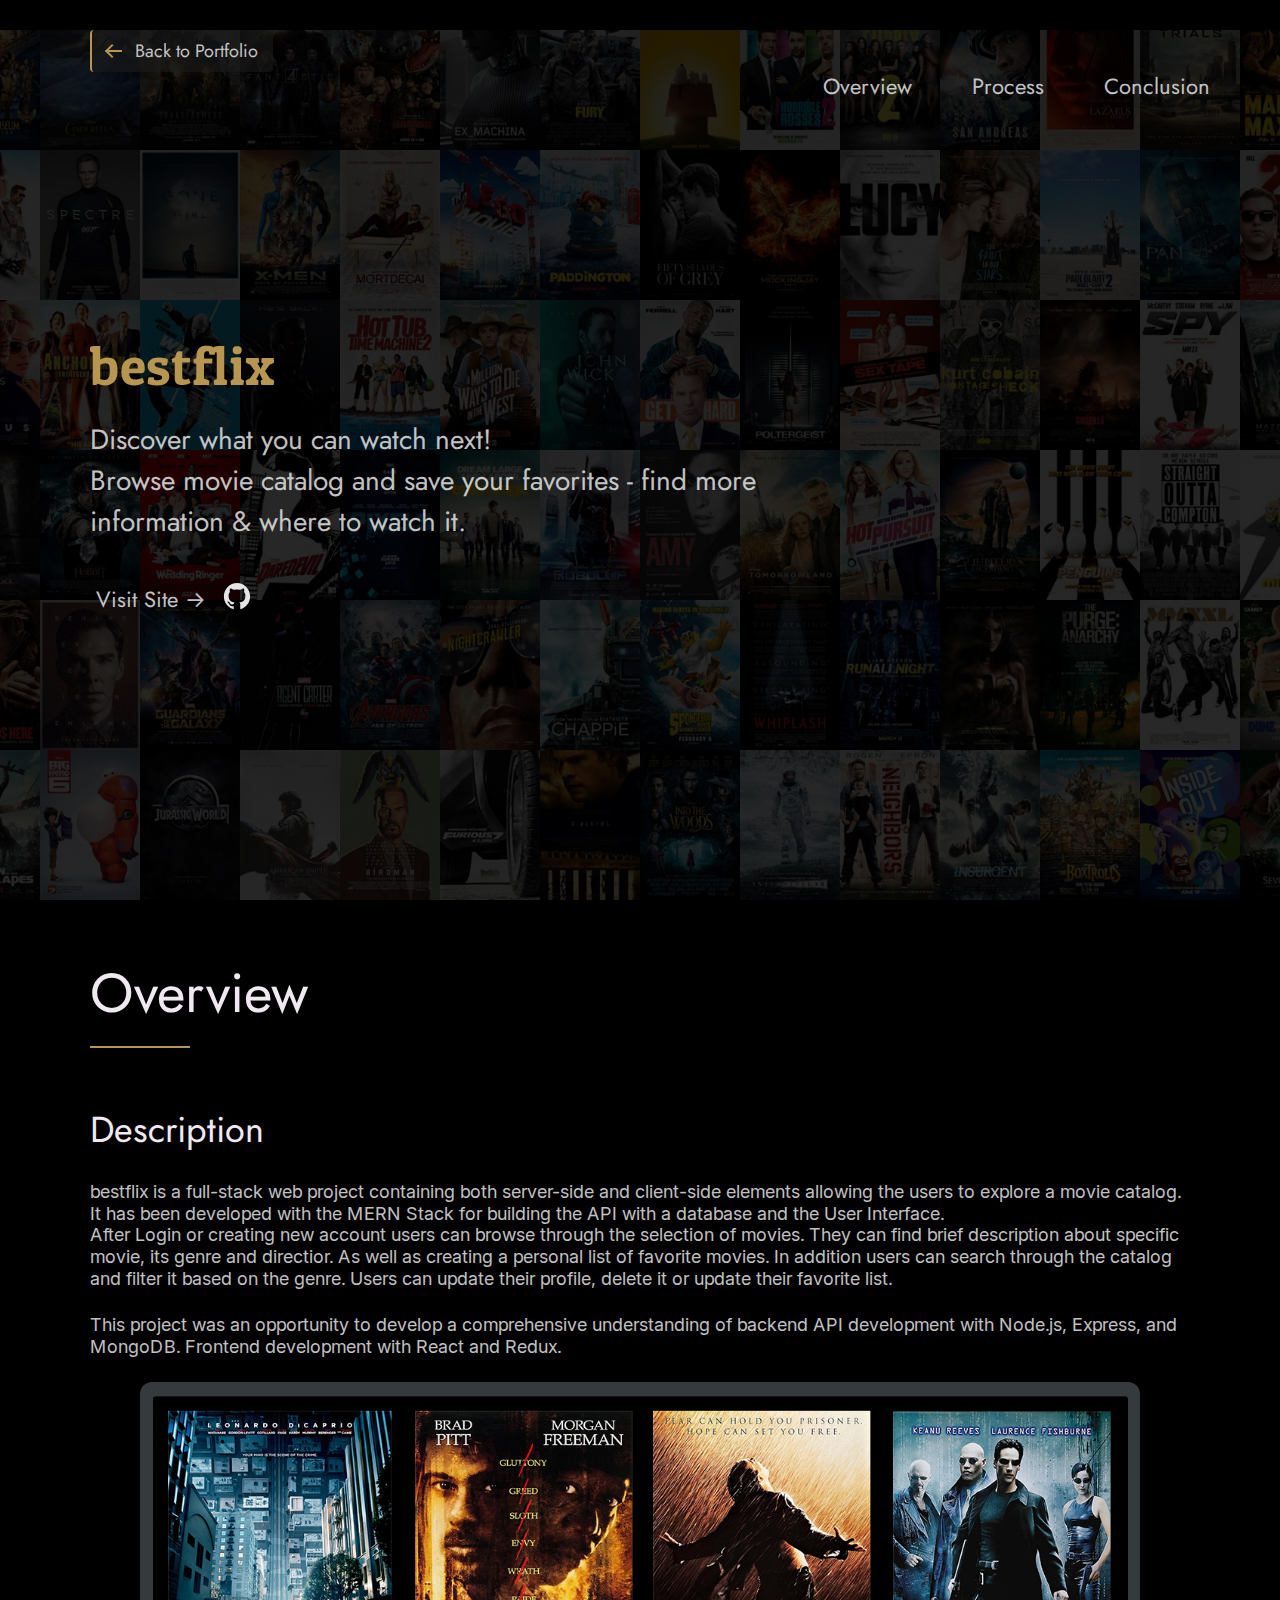
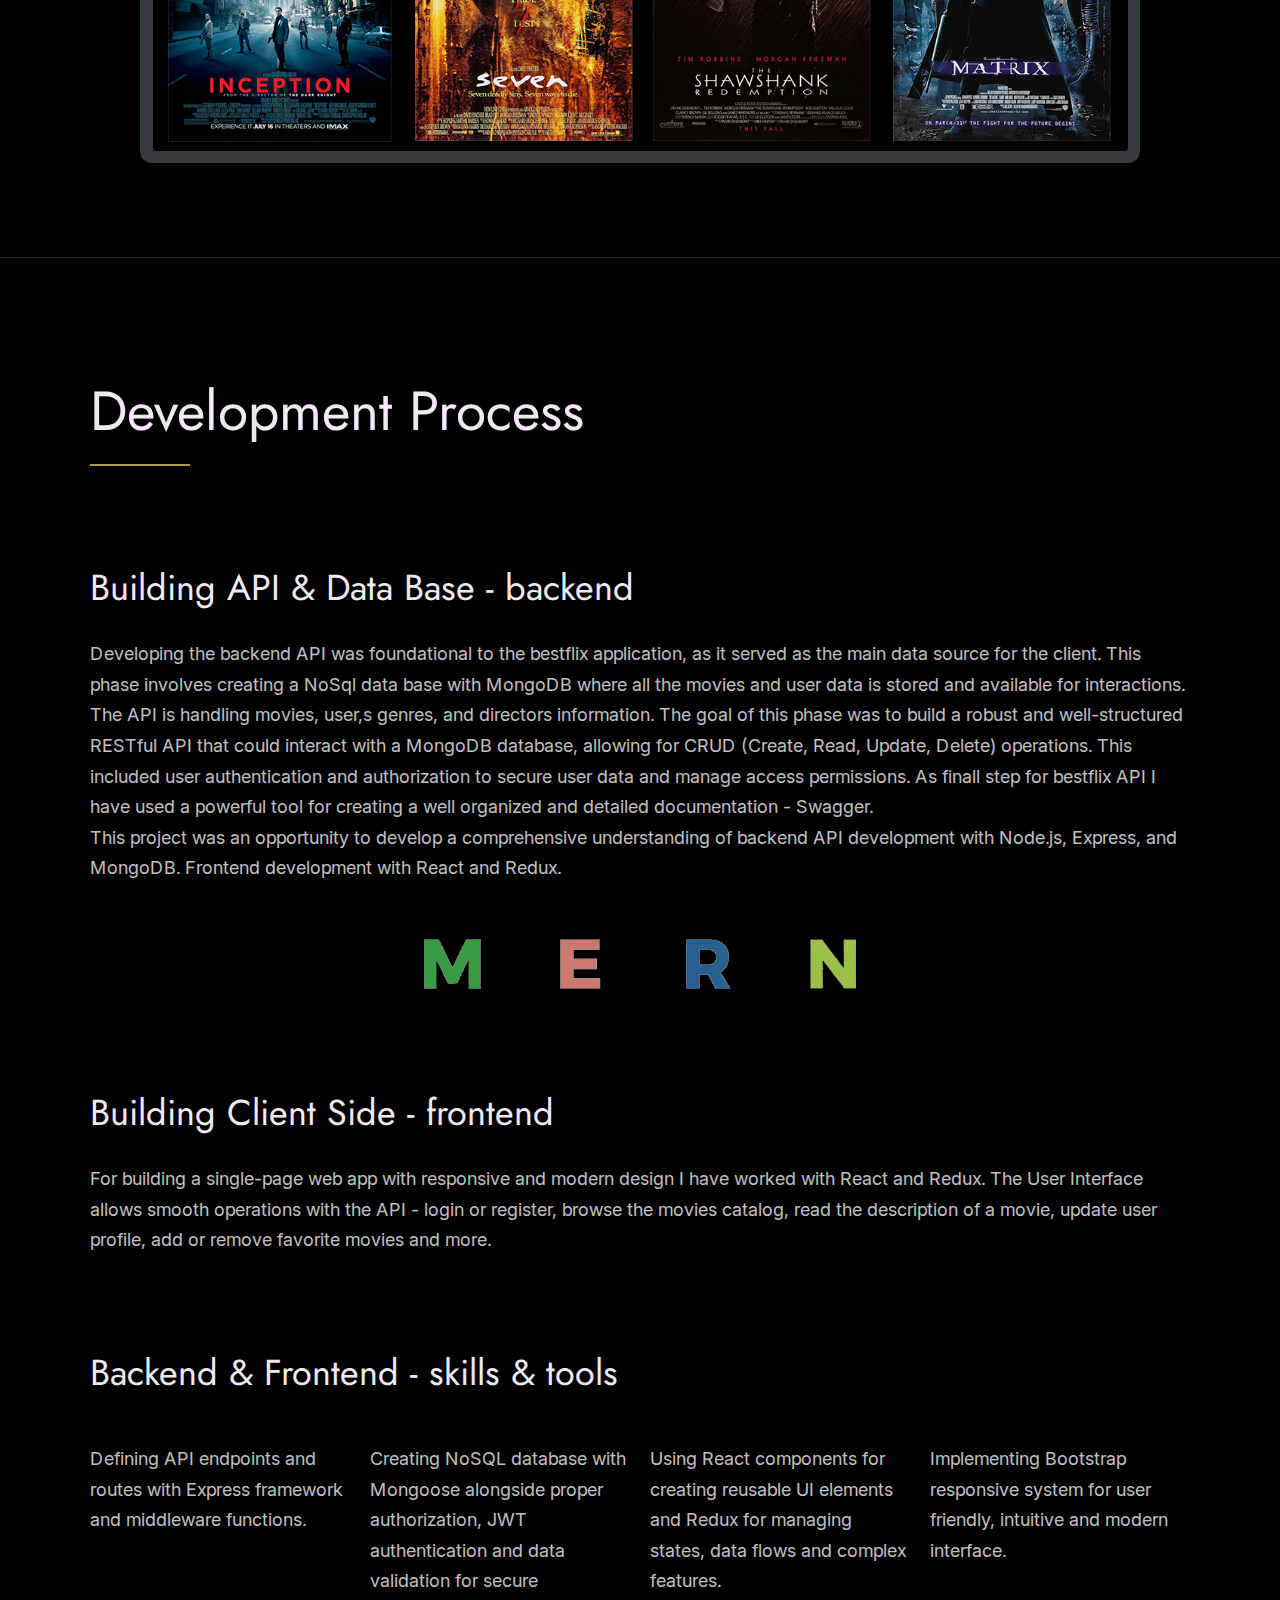
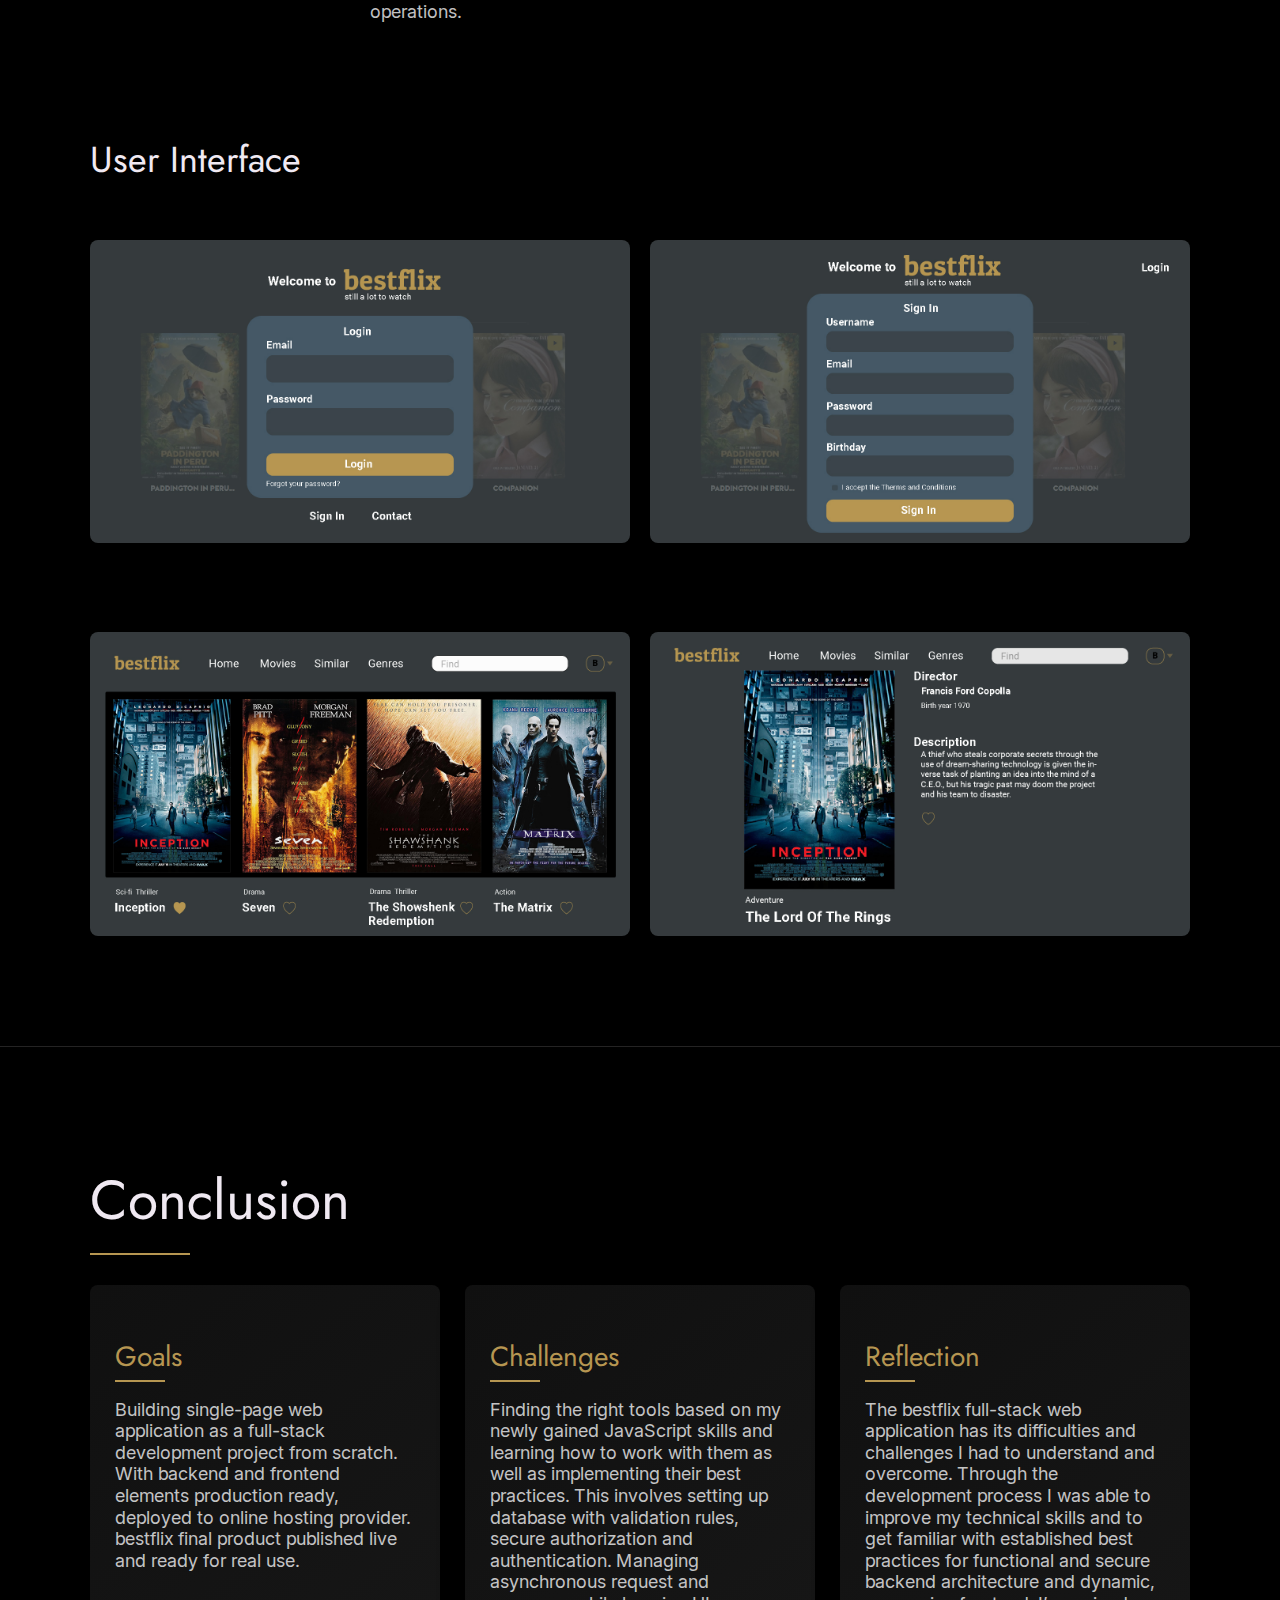
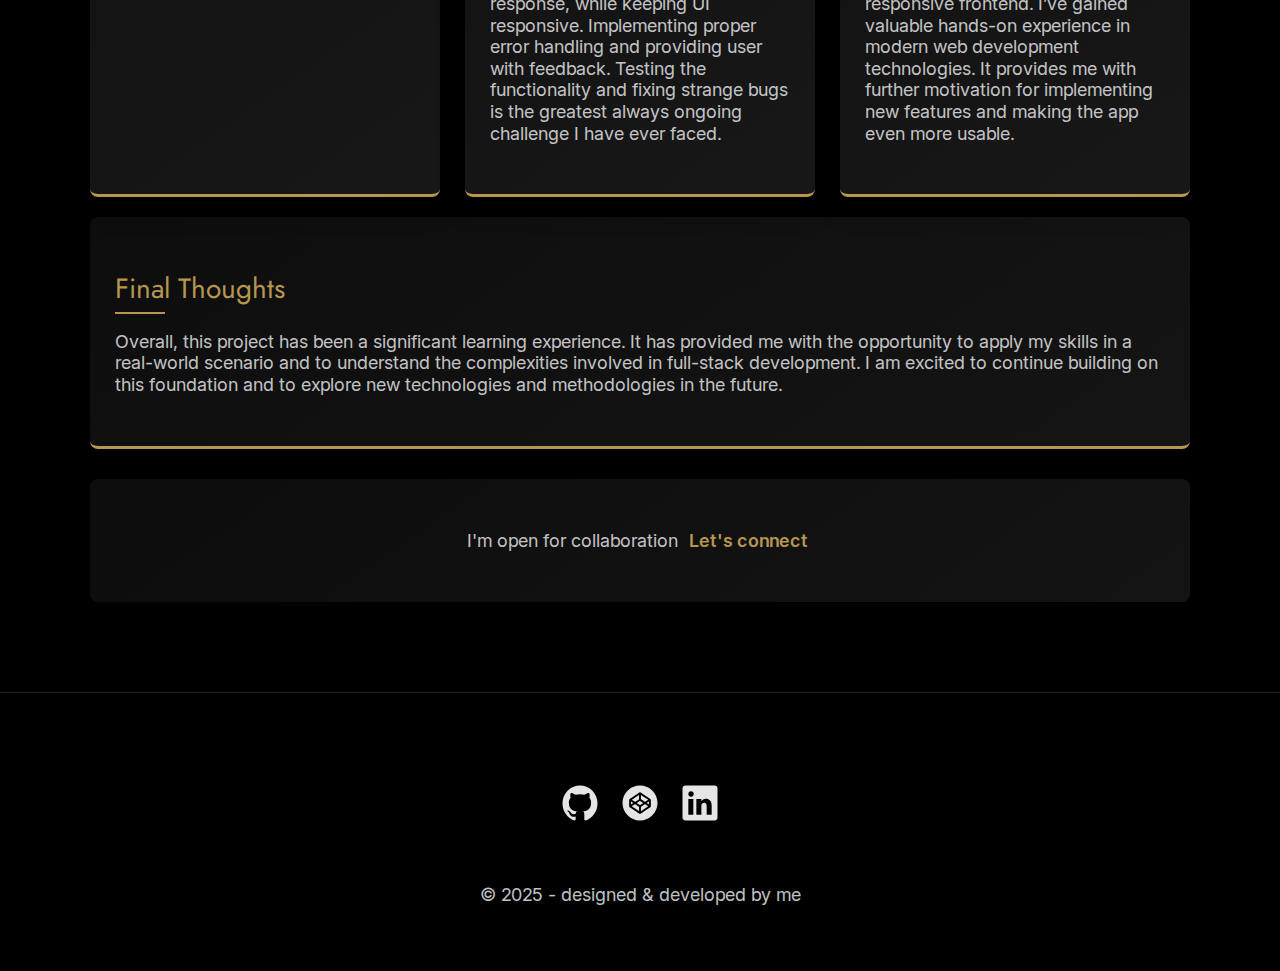
<file: bestflix.html>
<!DOCTYPE html>
<html lang="en">

<head>
    <meta charset="UTF-8" />
    <meta name="viewport" content="width=device-width, initial-scale=1.0" />
    <link rel="shortcut icon" type="image/png" href="./assets/images/fav-icon.png" />

    <title>
        bestflix app | Case Study
    </title>

    <meta name="description"
        content="Borislav Ginov - Full Stack Web Developer specializing in React, Node.js and responsive web applications">
    <meta name="keywords" content="Borislav Ginov, Web Developer, React, Node.js, MongoDB, JavaScript, Full Stack" />
    <!-- Language versions -->
    <link rel="alternate" hreflang="en" href="https://www.borislavginov.com/bestflix.html" />
    <link rel="alternate" hreflang="de" href="https://www.borislavginov.com/de/bestflix.html" />
    <!-- Canonical tag for SEO -->
    <link rel="canonical" href="https://www.borislavginov.com/bestflix.html" />
    <!-- Styles and resources -->
    <link rel="stylesheet" href="./css/index.css" />
    <link rel="stylesheet" href="./css/bestflix.css" />
</head>

<!-- Google tag (gtag.js) -->
<script async src="https://www.googletagmanager.com/gtag/js?id=G-GCYXPK1WS1"></script>
<script>
    window.dataLayer = window.dataLayer || [];
    function gtag() { dataLayer.push(arguments); }
    gtag('js', new Date());
    gtag('config', 'G-GCYXPK1WS1');
</script>

<body>

    <!-- ***** Header ***** -->

    <header class="header__project" role="banner" id="top">
        <div class="row">
            <nav class="nav" role="navigation">
                <ul class="nav__items">
                    <li class="nav__item"><a href="#overview" class="nav__link-project">Overview</a></li>
                    <li class="nav__item">
                        <a href="#process" class="nav__link-project">Process</a>
                        <ul class="dropdown-menu">
                            <li><a href="#backend" class="dropdown-item">Backend</a></li>
                            <li><a href="#frontend" class="dropdown-item">Frontend</a></li>
                            <li><a href="#user-interface" class="dropdown-item">User Interface</a></li>
                        </ul>
                    </li>
                    <li class="nav__item">
                        <a href="#conclusion" class="nav__link-project">Conclusion</a>
                    </li>

                </ul>
            </nav>
        </div>

        <div class="header__text-box row">
            <a href="index.html" class="back-home-button">
                <span class="back-home-button__icon"></span>
                <span>Back to Portfolio</span>
            </a>
            <div class="header__text">
                <div class="header_project-image-box">
                    <img src="./assets/images/bestflix_075.png" class="project-logo" />
                </div>
                <p>Discover what you can watch next!<br />
                    Browse movie catalog and save your
                    favorites - find more information & where
                    to watch it. </p>
                <div class="work__links">
                    <a href="https://spontaneous-gelato-a5144f.netlify.app" class="link__text-project" target="_blank">
                        Visit Site <span>&rarr;</span>
                    </a>
                    <a href="https://github.com/Bob3x/myFlix-client" target="_blank">
                        <img src="./assets/images/github.svg" class="work__code" title="View Source Code" alt="GitHub">
                    </a>
                </div>
            </div>

        </div>
    </header>

    <main role="main">

        <!-- ***** Overview ***** -->

        <section class="overview" id="overview">
            <div class="row">
                <h2 class="section__title">Overview</h2>
                <div class="overview__content">
                    <div class="overview__text-box">
                        <h3>Description</h3>
                        <p>
                            bestflix is a full-stack web project containing both server-side and
                            client-side elements allowing the users to explore a movie catalog.
                            It has been developed with the MERN Stack for building the API with a database
                            and the User Interface.
                            <br>
                            After Login or creating new
                            account users can browse through the selection of movies. They can find
                            brief description about specific movie, its genre and directior.
                            As well as creating a personal list of favorite movies. In addition users can
                            search through the catalog and filter it based on the genre.
                            Users can update their profile, delete it or update their favorite list.
                        </p>
                        <p>
                            This project was an opportunity to develop a comprehensive understanding
                            of backend API development with Node.js, Express, and MongoDB.
                            Frontend development with React and Redux.
                        </p>
                    </div>
                    <div class="overview__image-box">
                        <img src="./assets/images/Main_view_Crop.png" class="overview__image" alt="Project Overview" />
                    </div>
                </div>
            </div>
        </section>

        <!-- ***** Process ***** -->

        <section class="process" id="process">
            <div class="row">
                <h2 class="section__title">Development Process</h2>
                <div class="process__content">

                    <!-- ***** Process Backend ***** -->

                    <div class="process__text-backend" id="backend">
                        <h3>Building API & Data Base - backend</h3>
                        <p>
                            Developing the backend API was foundational to the bestflix application, as it
                            served as the
                            main data source for the client. This phase involves creating a NoSql data base with MongoDB
                            where all the movies and
                            user data is stored and
                            available for interactions. The API is handling movies, user,s genres, and directors
                            information.
                            The goal of this phase was to build a robust and well-structured RESTful API that could
                            interact with a MongoDB database,
                            allowing for CRUD (Create, Read, Update, Delete) operations. This included user
                            authentication and authorization to
                            secure user data and manage access permissions. As finall step for bestflix API I have used
                            a powerful tool for creating
                            a well organized and detailed documentation - Swagger.
                            <br>
                            This project was an opportunity to develop a comprehensive understanding
                            of backend API development with Node.js, Express, and MongoDB.
                            Frontend development with React and Redux.
                        </p>
                    </div>
                    <div class="process__image-box">
                        <img src="./assets/images/MERN.png" class="process__image" alt="Project_01" />
                    </div>

                    <!-- ***** Process Frontend ***** -->

                    <div class="process__text-frontend" id="frontend">
                        <h3>Building Client Side - frontend</h3>
                        <p>For building a single-page web app with responsive and modern design I have worked with React
                            and Redux. The User
                            Interface allows smooth operations with the API - login or register, browse the movies
                            catalog, read the description of a
                            movie, update user profile, add or remove favorite movies and more. </p>
                    </div>

                    <div class="process__text-skills">
                        <h3>Backend & Frontend - skills & tools</h3>
                        <ul class="skills__list">

                            <li>Defining API endpoints and
                                routes with Express framework
                                and middleware functions.</li>

                            <li>Creating NoSQL database
                                with Mongoose alongside
                                proper authorization, JWT
                                authentication and data
                                validation for secure operations.</li>

                            <li>Using React components
                                for creating reusable UI
                                elements and Redux for
                                managing states, data
                                flows and complex features.</li>

                            <li>Implementing Bootstrap
                                responsive system for user
                                friendly, intuitive and
                                modern interface.</li>
                        </ul>
                    </div>

                    <!-- ***** User Interface ***** -->

                    <div class="user__interface" id="user-interface">
                        <h3>User Interface</h3>
                        <div class="interface__container">
                            <div class="interface__group">
                                <h5>Login & Sign Up</h5>
                                <div class="interface__images">
                                    <img src="./assets/images/Login_view.jpg" class="interface__image" />
                                    <img src="./assets/images/SignUp_view.jpg" class="interface__image" />
                                </div>
                            </div>
                            <div class="interface__group">
                                <h5>Home & Movie View</h5>
                                <div class="interface__images">
                                    <img src="./assets/images/Main_view_mockUp.jpg" class="interface__image" />
                                    <img src="./assets/images/Movie_view.jpg" class="interface__image" />
                                </div>
                            </div>
                        </div>
                    </div>

                </div>
            </div>
        </section>

        <!-- ***** Conclusion ***** -->

        <section class="conclusion" id="conclusion">
            <div class="row">
                <h2 class="section__title">Conclusion</h2>
                <div class="conclusion__content">
                    <div class="conclusion__column">
                        <h3> Goals</h3>
                        <p class="conclusion__text">Building single-page web application as
                            a full-stack development project from
                            scratch. With backend and frontend
                            elements production ready, deployed to
                            online hosting provider.
                            bestflix final product published live
                            and ready for real use. </p>
                    </div>
                    <div class="conclusion__column">
                        <h3>
                            Challenges</h3>
                        <p class="conclusion__text">Finding the right tools based on my newly
                            gained JavaScript skills and learning how
                            to work with them as well as implementing
                            their best practices. This involves setting
                            up database with validation rules,
                            secure authorization and authentication.
                            Managing asynchronous request and
                            response, while keeping UI responsive.
                            Implementing proper error handling and
                            providing user with feedback.
                            Testing the functionality and fixing
                            strange bugs is the greatest always ongoing
                            challenge I have ever faced.</p>
                    </div>
                    <div class="conclusion__column">
                        <h3>
                            Reflection</h3>
                        <p class="conclusion__text">The bestflix full-stack web application
                            has its difficulties and challenges I had to
                            understand and overcome. Through the development
                            process I was able to improve my
                            technical skills and to get familiar with established
                            best practices for functional and
                            secure backend architecture and dynamic,
                            responsive frontend.
                            I’ve gained valuable hands-on experience in
                            modern web development technologies. It
                            provides me with further motivation for implementing
                            new features and making the
                            app even more usable. </p>
                    </div>
                </div>
                <div class="conclusion__final-thoughts">
                    <h3>
                        Final Thoughts</h3>
                    <p class="conclusion__text">
                        Overall, this project has been a significant learning experience. It has
                        provided me with the
                        opportunity to apply my skills in a real-world scenario and to understand the complexities
                        involved in full-stack development. I am excited to continue building on this foundation and to
                        explore new technologies and methodologies in the future.</p>
                </div>
                <div class="case-study__cta">
                    <p>I'm open for collaboration <a href="https://www.borislavginov.com/#contact"
                            class="link__text">Let's
                            connect</a>
                    </p>
                </div>
            </div>

        </section>
    </main>

    <!-- ***** Footer ***** -->

    <footer role="contentinfo" class="footer">
        <div class="row">
            <!-- Social account links -->
            <ul class="footer__social-links">
                <li class="footer__social-link-item">
                    <a href="https://github.com/Bob3x" title="Link to Github Profile" target="_blank">
                        <img src="./assets/images/github.svg" class="footer__social-image" alt="Github">
                    </a>
                </li>
                <li class="footer__social-link-item">
                    <a href="https://codepen.io/Bob3x" title="Link to Codepen Profile" target="_blank">
                        <img src="./assets/images/codepen.svg" class="footer__social-image" alt="Codepen">
                    </a>
                </li>
                <li class="footer__social-link-item">
                    <a href="https://www.linkedin.com/in/borislav-ginov" target="_blank">
                        <img src="./assets/images/linkedin.svg" title="Link to Linkedin Profile"
                            class="footer__social-image" alt="Linkedin">
                    </a>
                </li>
            </ul>
            <p class="footer__text">
                &copy; 2025 - designed & developed by <a href="https://borislavginov.com" class="footer__link link"
                    target="_blank">me</a>
            </p>
        </div>
    </footer>

    <a href="#top" class="back-to-top-project" title="Back to Top">
        <img src="./assets/images/arrow-up.svg" alt="Back to Top" class="back-to-top-project__image" />
    </a>
    <script src="./js/index.js"></script>
</body>

</html>
</file>
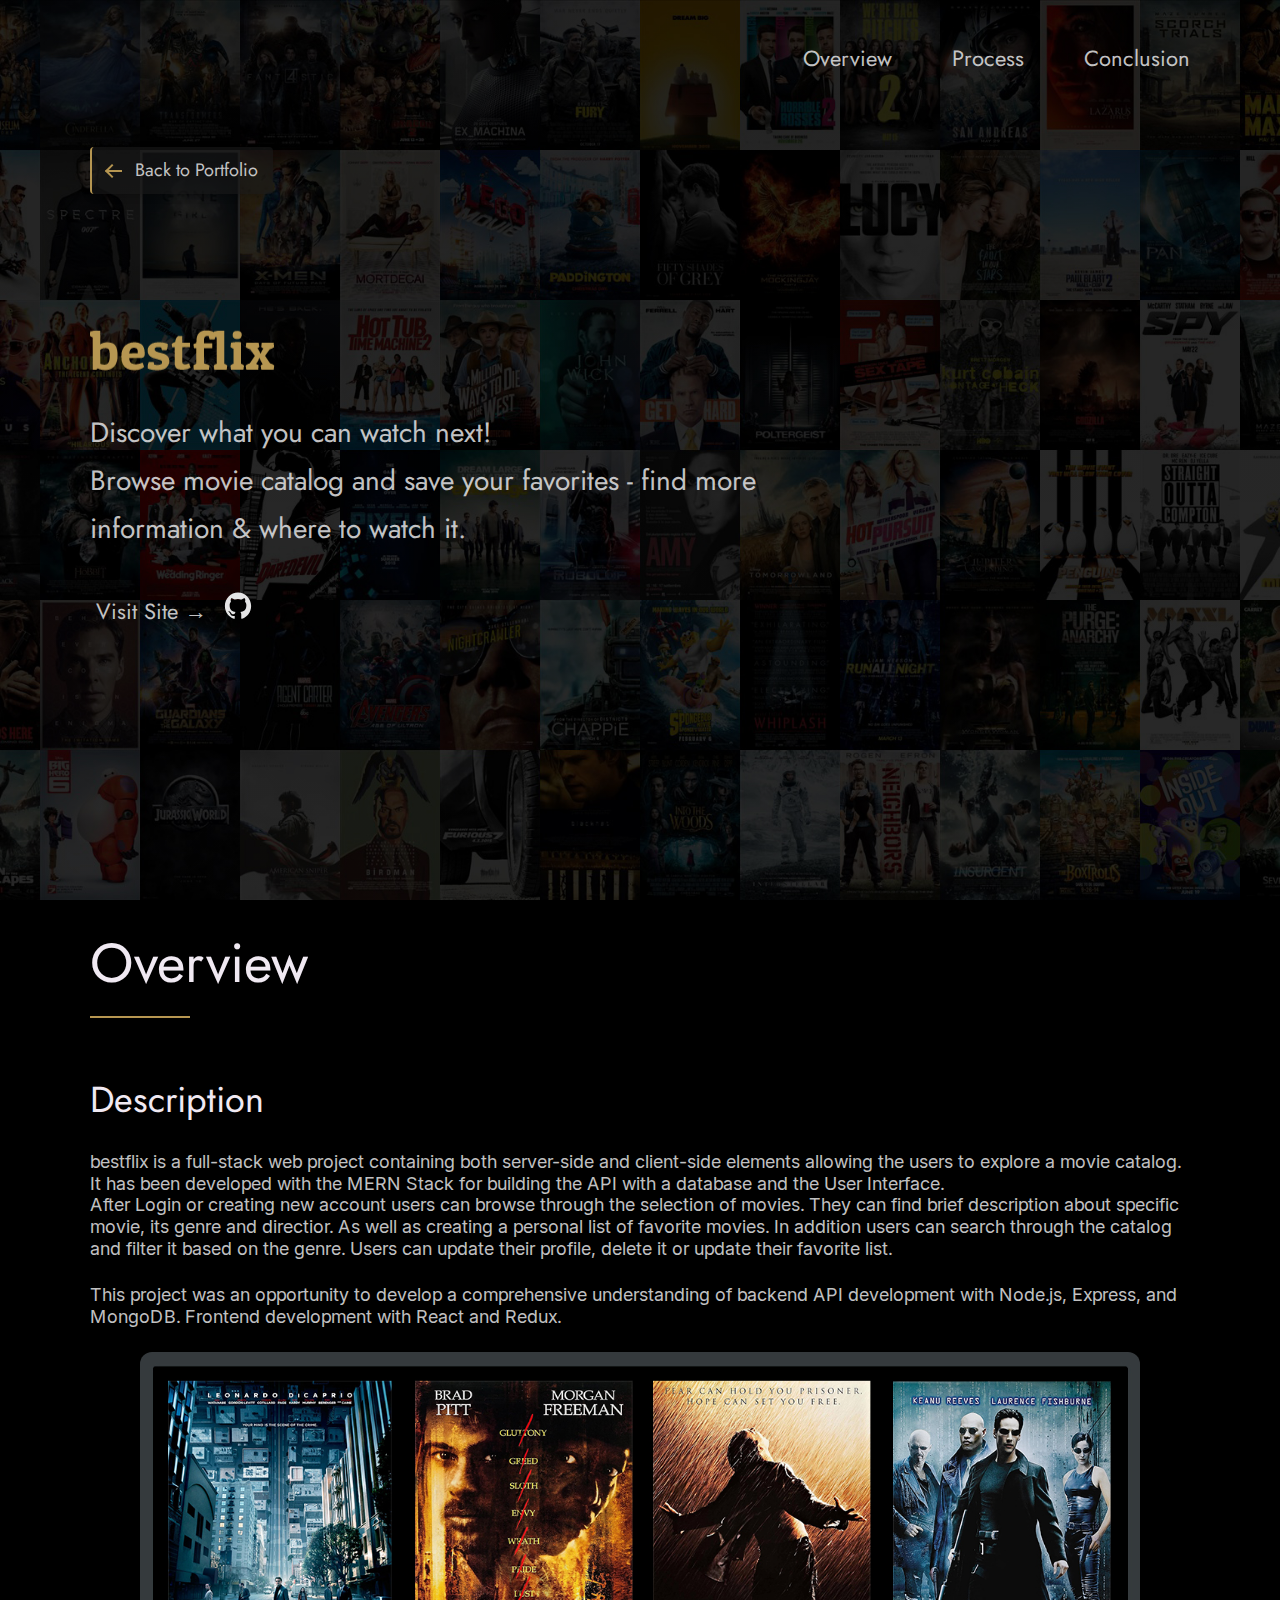
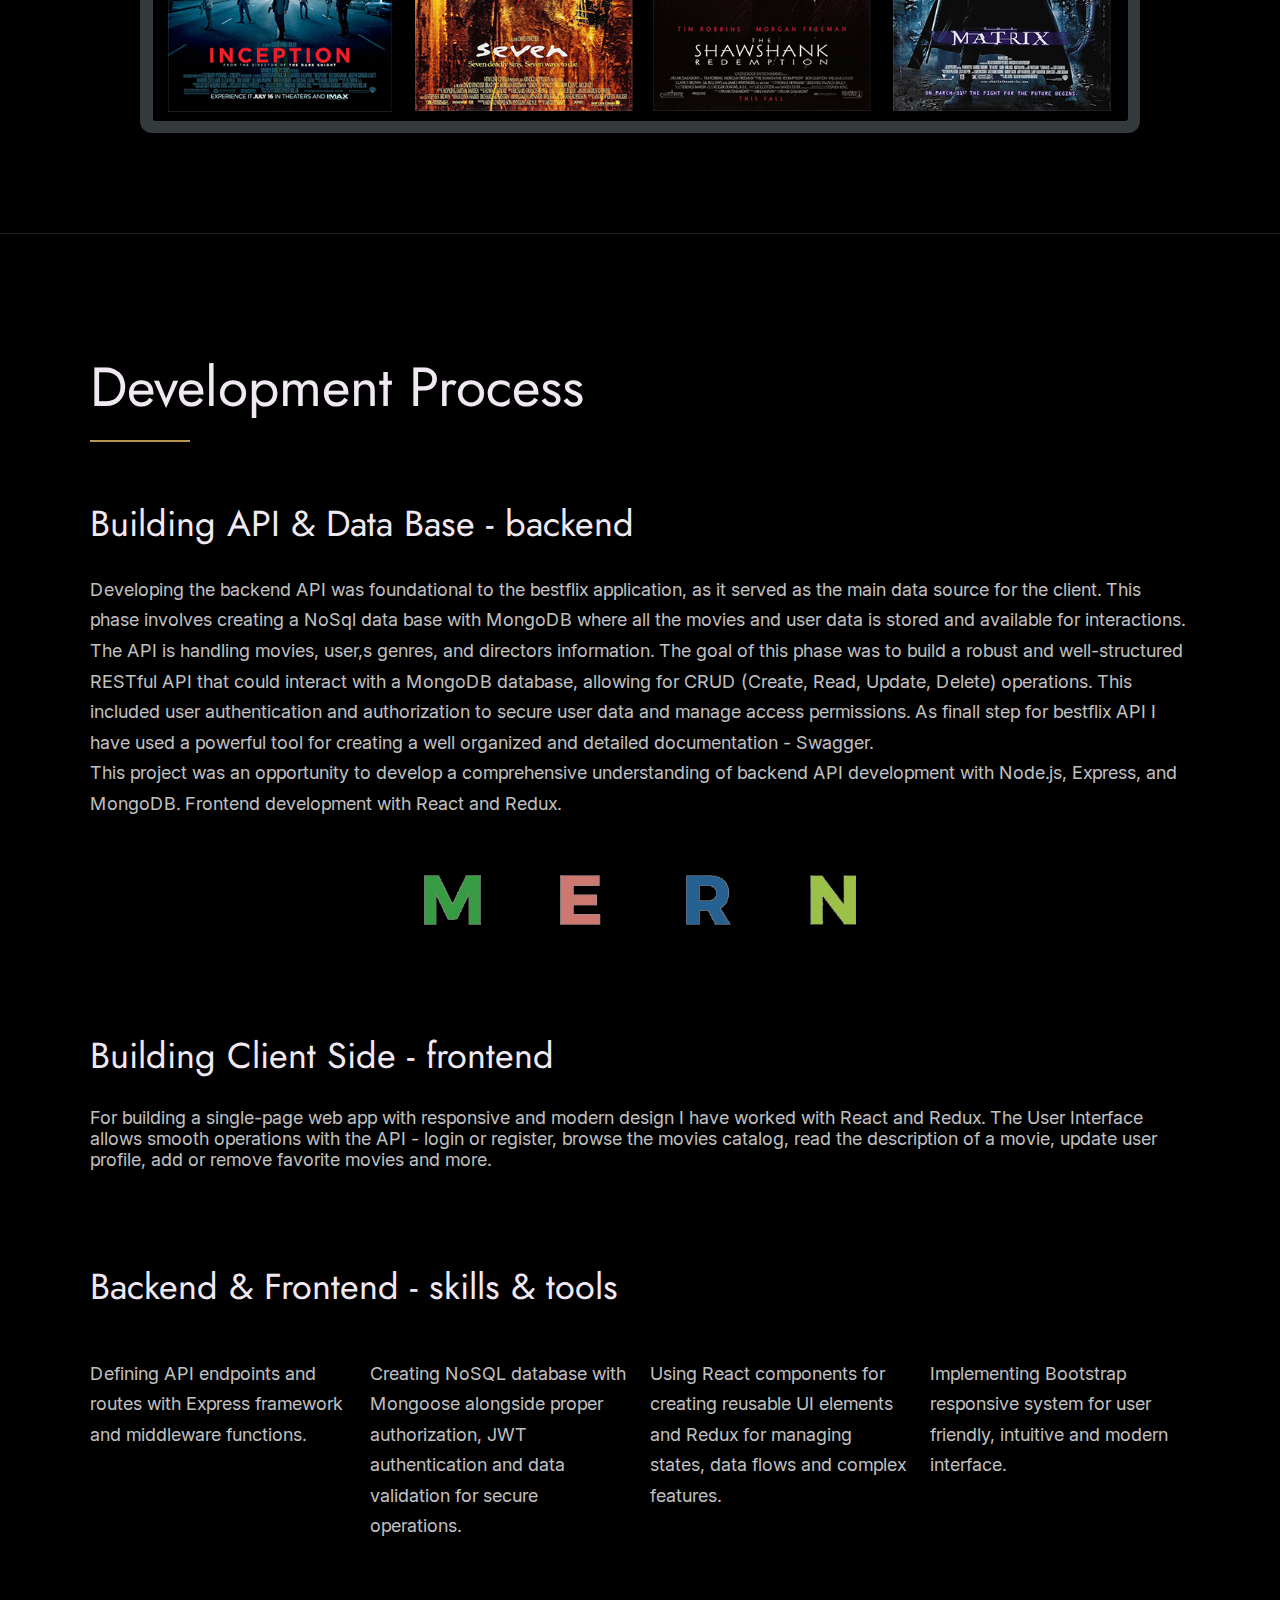
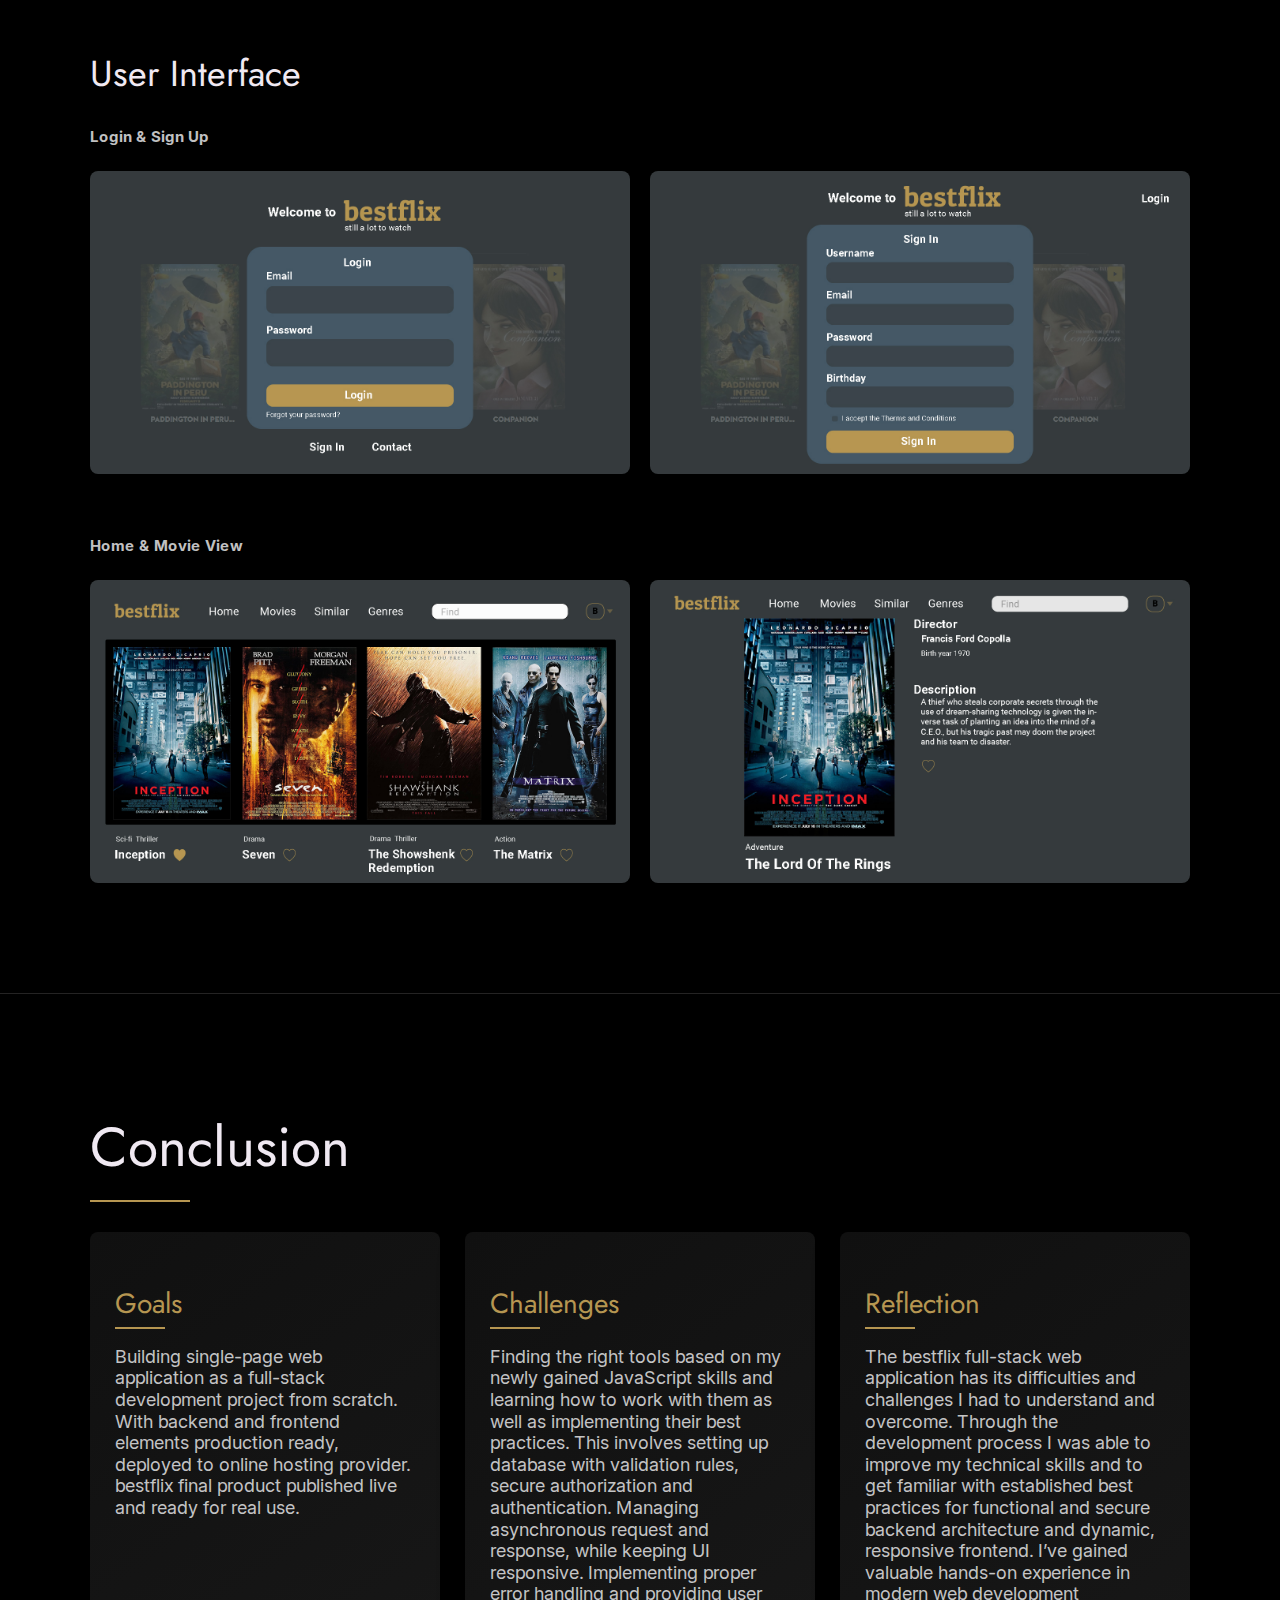
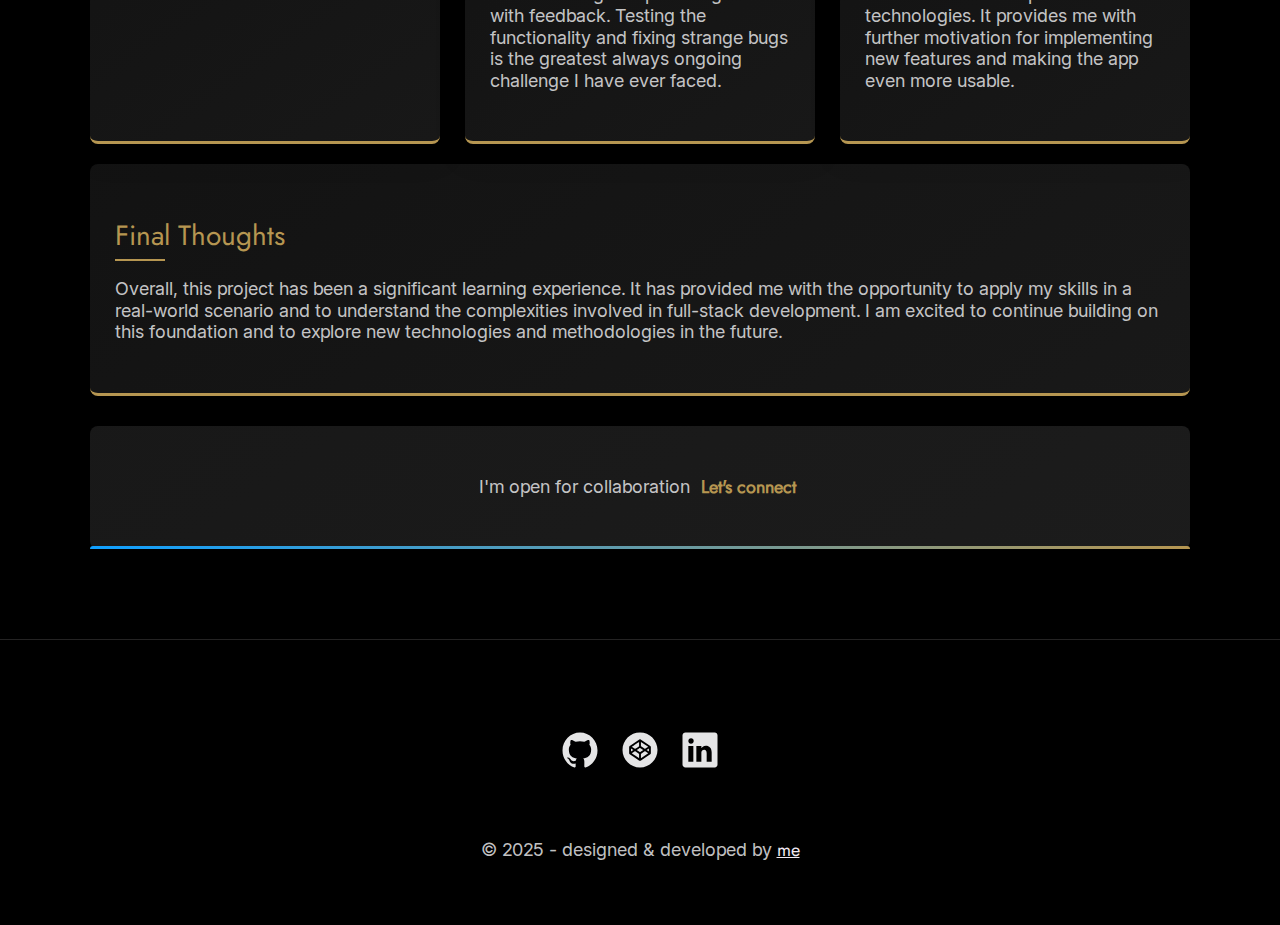
<file: case-study.html>
<!DOCTYPE html>
<html lang="en">

<head>
    <meta charset="UTF-8" />
    <meta name="viewport" content="width=device-width, initial-scale=1.0" />
    <link rel="shortcut icon" type="image/png" href="./images/fav-icon.png" />


    <title>
        bestflix app | Case Study
    </title>

    <meta name="description"
        content="Borislav Ginov - Full Stack Web Developer specializing in React, Node.js and responsive web applications">
    <meta name="keywords" content="Borislav Ginov, Web Developer, React, Node.js, MongoDB, JavaScript, Full Stack" />
    <link rel="stylesheet" href="index.css" />
</head>
<!-- Google tag (gtag.js) -->
<script async src="https://www.googletagmanager.com/gtag/js?id=G-GCYXPK1WS1"></script>
<script>
    window.dataLayer = window.dataLayer || [];
    function gtag() { dataLayer.push(arguments); }
    gtag('js', new Date());

    gtag('config', 'G-GCYXPK1WS1');
</script>

<body>

    <!-- ***** Header ***** -->

    <header class="header__project" role="banner" id="top">
        <div class="row">
            <nav class="nav" role="navigation">
                <ul class="nav__items">
                    <li class="nav__item"><a href="#overview" class="nav__link-project">Overview</a></li>
                    <li class="nav__item">
                        <a href="#process" class="nav__link-project">Process</a>
                        <ul class="dropdown-menu">
                            <li><a href="#backend" class="dropdown-item">Backend</a></li>
                            <li><a href="#frontend" class="dropdown-item">Frontend</a></li>
                            <li><a href="#user-interface" class="dropdown-item">User Interface</a></li>
                        </ul>
                    </li>
                    <li class="nav__item">
                        <a href="#conclusion" class="nav__link-project">Conclusion</a>
                    </li>

                </ul>
            </nav>
        </div>

        <div class="header__text-box row">
            <a href="index.html" class="back-home-button">
                <span class="back-home-button__icon"></span>
                <span>Back to Portfolio</span>
            </a>
            <div class="header__text">
                <div class="header_project-image-box">
                    <img src="./images/bestflix_075.png" class="project-logo" />
                </div>
                <p>Discover what you can watch next!<br />
                    Browse movie catalog and save your
                    favorites - find more information & where
                    to watch it. </p>
                <div class="work__links">
                    <a href="https://spontaneous-gelato-a5144f.netlify.app" class="link__text-project" target="_blank">
                        Visit Site <span>&rarr;</span>
                    </a>
                    <a href="https://github.com/Bob3x/myFlix-client" target="_blank">
                        <img src="./images/github.svg" class="work__code" title="View Source Code" alt="GitHub">
                    </a>
                </div>
            </div>

        </div>
    </header>

    <main role="main">

        <!-- ***** About ***** -->

        <section class="overview" id="overview">
            <div class="row">
                <h2 class="section__title">Overview</h2>
                <div class="overview__content">
                    <div class="overview__text-box">
                        <h3>Description</h3>
                        <p>
                            bestflix is a full-stack web project containing both server-side and
                            client-side elements allowing the users to explore a movie catalog.
                            It has been developed with the MERN Stack for building the API with a database
                            and the User Interface.
                            <br>
                            After Login or creating new
                            account users can browse through the selection of movies. They can find
                            brief description about specific movie, its genre and directior.
                            As well as creating a personal list of favorite movies. In addition users can
                            search through the catalog and filter it based on the genre.
                            Users can update their profile, delete it or update their favorite list.
                        </p>
                        <p>
                            This project was an opportunity to develop a comprehensive understanding
                            of backend API development with Node.js, Express, and MongoDB.
                            Frontend development with React and Redux.
                        </p>
                    </div>
                    <div class="overview__image-box">
                        <img src="./images/Main_view_Crop.png" class="overview__image" alt="Project Overview" />
                    </div>
                </div>
            </div>
        </section>

        <section class="process" id="process">
            <div class="row">
                <h2 class="section__title">Development Process</h2>
                <div class="process__content">
                    <div class="process__text-backend" id="backend">
                        <h3>Building API & Data Base - backend</h3>
                        <p>
                            Developing the backend API was foundational to the bestflix application, as it
                            served as the
                            main data source for the client. This phase involves creating a NoSql data base with MongoDB
                            where all the movies and
                            user data is stored and
                            available for interactions. The API is handling movies, user,s genres, and directors
                            information.
                            The goal of this phase was to build a robust and well-structured RESTful API that could
                            interact with a MongoDB database,
                            allowing for CRUD (Create, Read, Update, Delete) operations. This included user
                            authentication and authorization to
                            secure user data and manage access permissions. As finall step for bestflix API I have used
                            a powerful tool for creating
                            a well organized and detailed documentation - Swagger.
                            <br>
                            This project was an opportunity to develop a comprehensive understanding
                            of backend API development with Node.js, Express, and MongoDB.
                            Frontend development with React and Redux.
                        </p>
                    </div>
                    <div class="process__image-box">
                        <img src="./images/MERN.png" class="process__image" alt="Project_01" />
                    </div>
                    <div class="process__text-frontend" id="frontend">
                        <h3>Building Client Side - frontend</h3>
                        <p>For building a single-page web app with responsive and modern design I have worked with React
                            and Redux. The User
                            Interface allows smooth operations with the API - login or register, browse the movies
                            catalog, read the description of a
                            movie, update user profile, add or remove favorite movies and more. </p>
                    </div>

                    <div class="process__text-skills">
                        <h3>Backend & Frontend - skills & tools</h3>
                        <ul class="skills__list">

                            <li>Defining API endpoints and
                                routes with Express framework
                                and middleware functions.</li>

                            <li>Creating NoSQL database
                                with Mongoose alongside
                                proper authorization, JWT
                                authentication and data
                                validation for secure operations.</li>

                            <li>Using React components
                                for creating reusable UI
                                elements and Redux for
                                managing states, data
                                flows and complex features.</li>

                            <li>Implementing Bootstrap
                                responsive system for user
                                friendly, intuitive and
                                modern interface.</li>
                        </ul>
                    </div>

                    <div class="user__interface" id="user-interface">

                        <h3>User Interface</h3>
                        <div class="interface__container">
                            <div class="interface__group">
                                <h5>Login & Sign Up</h5>
                                <div class="interface__images">
                                    <img src="./images/Login_view.jpg" class="interface__image" />
                                    <img src="./images/SignUp_view.jpg" class="interface__image" />
                                </div>
                            </div>
                            <div class="interface__group">
                                <h5>Home & Movie View</h5>
                                <div class="interface__images">
                                    <img src="./images/Main_view_mockUp.jpg" class="interface__image" />
                                    <img src="./images/Movie_view.jpg" class="interface__image" />
                                </div>
                            </div>
                        </div>
                    </div>

                </div>
            </div>
        </section>
        <section class="conclusion" id="conclusion">
            <div class="row">
                <h2 class="section__title">Conclusion</h2>
                <div class="conclusion__content">
                    <div class="conclusion__column">
                        <h3> Goals</h3>
                        <p class="conclusion__text">Building single-page web application as
                            a full-stack development project from
                            scratch. With backend and frontend
                            elements production ready, deployed to
                            online hosting provider.
                            bestflix final product published live
                            and ready for real use. </p>
                    </div>
                    <div class="conclusion__column">
                        <h3>
                            Challenges</h3>
                        <p class="conclusion__text">Finding the right tools based on my newly
                            gained JavaScript skills and learning how
                            to work with them as well as implementing
                            their best practices. This involves setting
                            up database with validation rules,
                            secure authorization and authentication.
                            Managing asynchronous request and
                            response, while keeping UI responsive.
                            Implementing proper error handling and
                            providing user with feedback.
                            Testing the functionality and fixing
                            strange bugs is the greatest always ongoing
                            challenge I have ever faced.</p>
                    </div>
                    <div class="conclusion__column">
                        <h3>
                            Reflection</h3>
                        <p class="conclusion__text">The bestflix full-stack web application
                            has its difficulties and challenges I had to
                            understand and overcome. Through the development
                            process I was able to improve my
                            technical skills and to get familiar with established
                            best practices for functional and
                            secure backend architecture and dynamic,
                            responsive frontend.
                            I’ve gained valuable hands-on experience in
                            modern web development technologies. It
                            provides me with further motivation for implementing
                            new features and making the
                            app even more usable. </p>
                    </div>
                </div>
                <div class="conclusion__final-thoughts">
                    <h3>
                        Final Thoughts</h3>
                    <p class="conclusion__text">
                        Overall, this project has been a significant learning experience. It has
                        provided me with the
                        opportunity to apply my skills in a real-world scenario and to understand the complexities
                        involved in full-stack development. I am excited to continue building on this foundation and to
                        explore new technologies and methodologies in the future.</p>
                </div>
                <div class="case-study__cta">
                    <p>I'm open for collaboration <a href="index.html #contact" class="link__text">Let's connect</a>
                    </p>
                </div>
            </div>

        </section>
    </main>
    <footer role="contentinfo" class="footer">
        <div class="row">
            <!-- Social account links -->
            <ul class="footer__social-links">
                <li class="footer__social-link-item">
                    <a href="https://github.com/Bob3x" title="Link to Github Profile" target="_blank">
                        <img src="./images/github.svg" class="footer__social-image" alt="Github">
                    </a>
                </li>
                <li class="footer__social-link-item">
                    <a href="https://codepen.io/Bob3x" title="Link to Codepen Profile" target="_blank">
                        <img src="./images/codepen.svg" class="footer__social-image" alt="Codepen">
                    </a>
                </li>
                <li class="footer__social-link-item">
                    <a href="https://www.linkedin.com/in/borislav-ginov" target="_blank">
                        <img src="./images/linkedin.svg" title="Link to Linkedin Profile" class="footer__social-image"
                            alt="Linkedin">
                    </a>
                </li>
            </ul>
            <p>
                &copy; 2025 - designed & developed by <a href="https://borislavginov.com" class="link"
                    target="_blank">me</a>
            </p>
        </div>
    </footer>

    <a href="#top" class="back-to-top-project" title="Back to Top">
        <img src="./images/arrow-up.svg" alt="Back to Top" class="back-to-top-project__image" />
    </a>
    <script src="./index.js"></script>
</body>

</html>
</file>
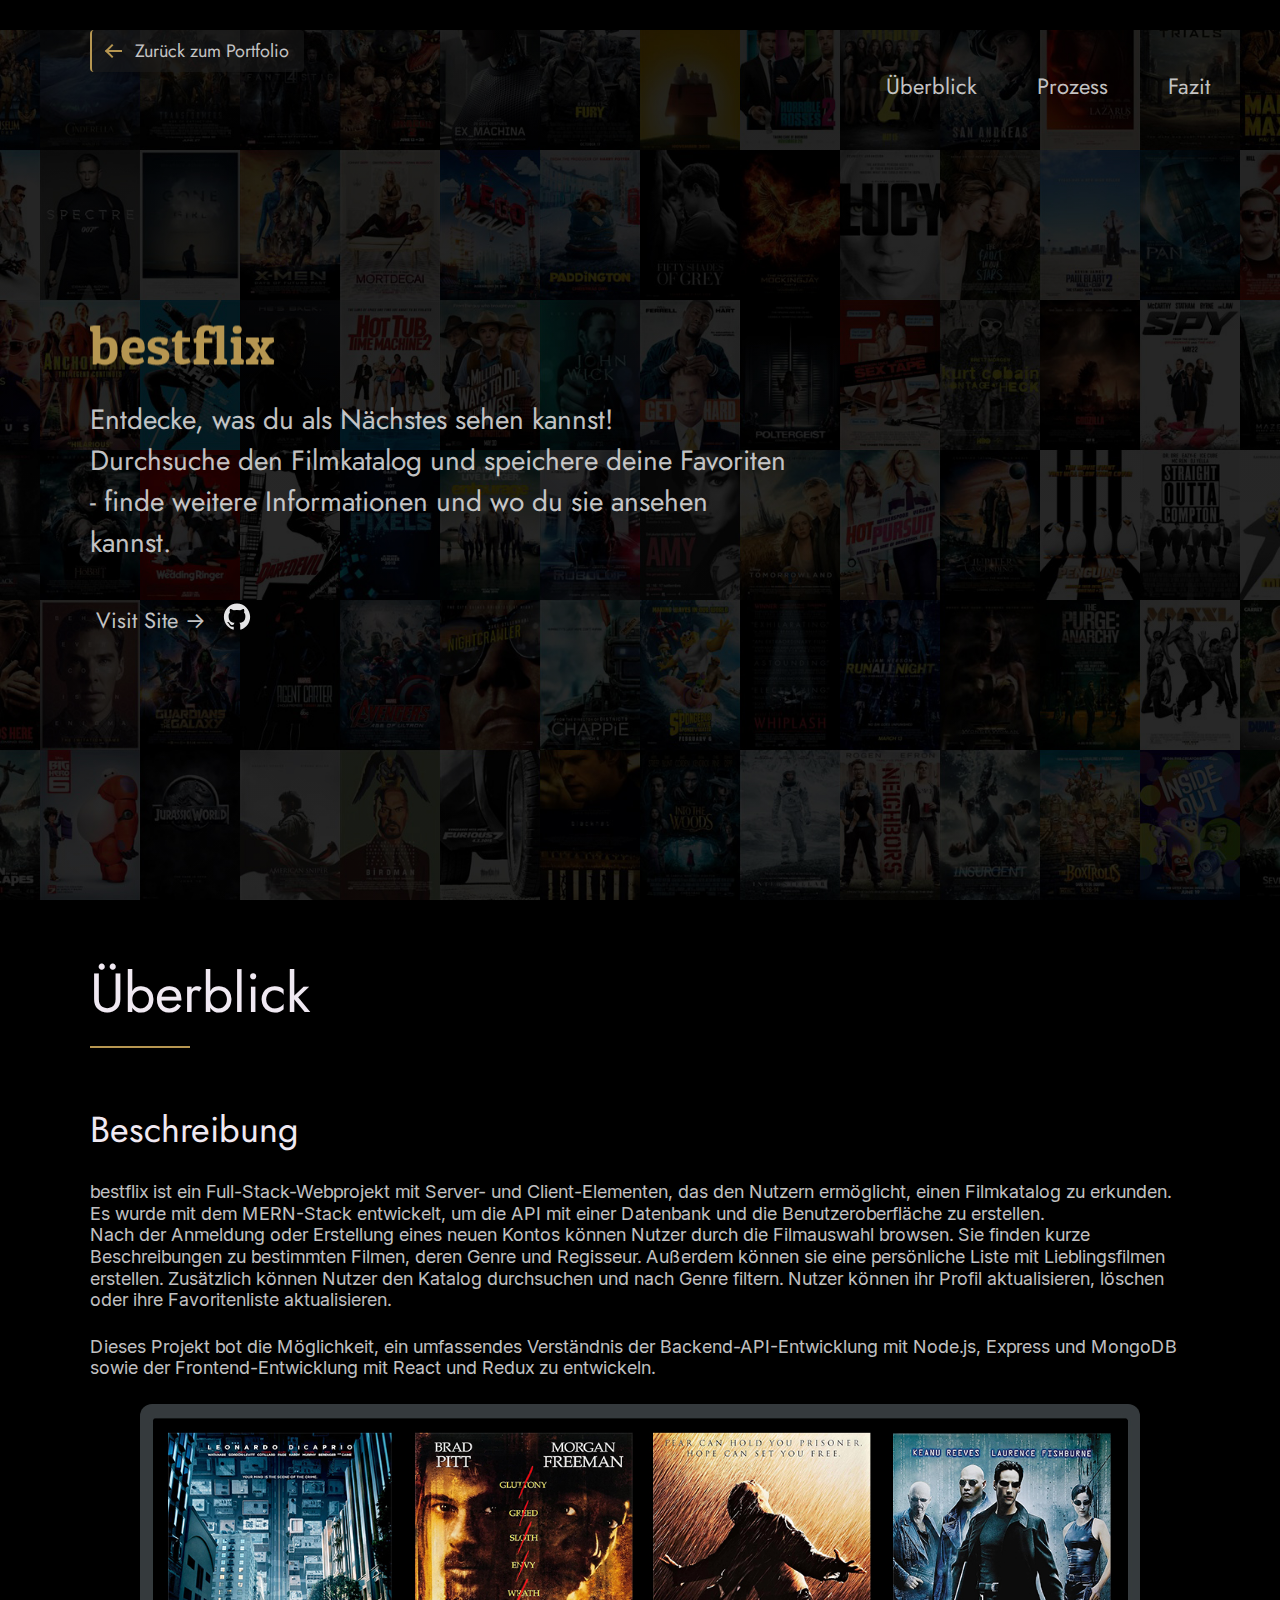
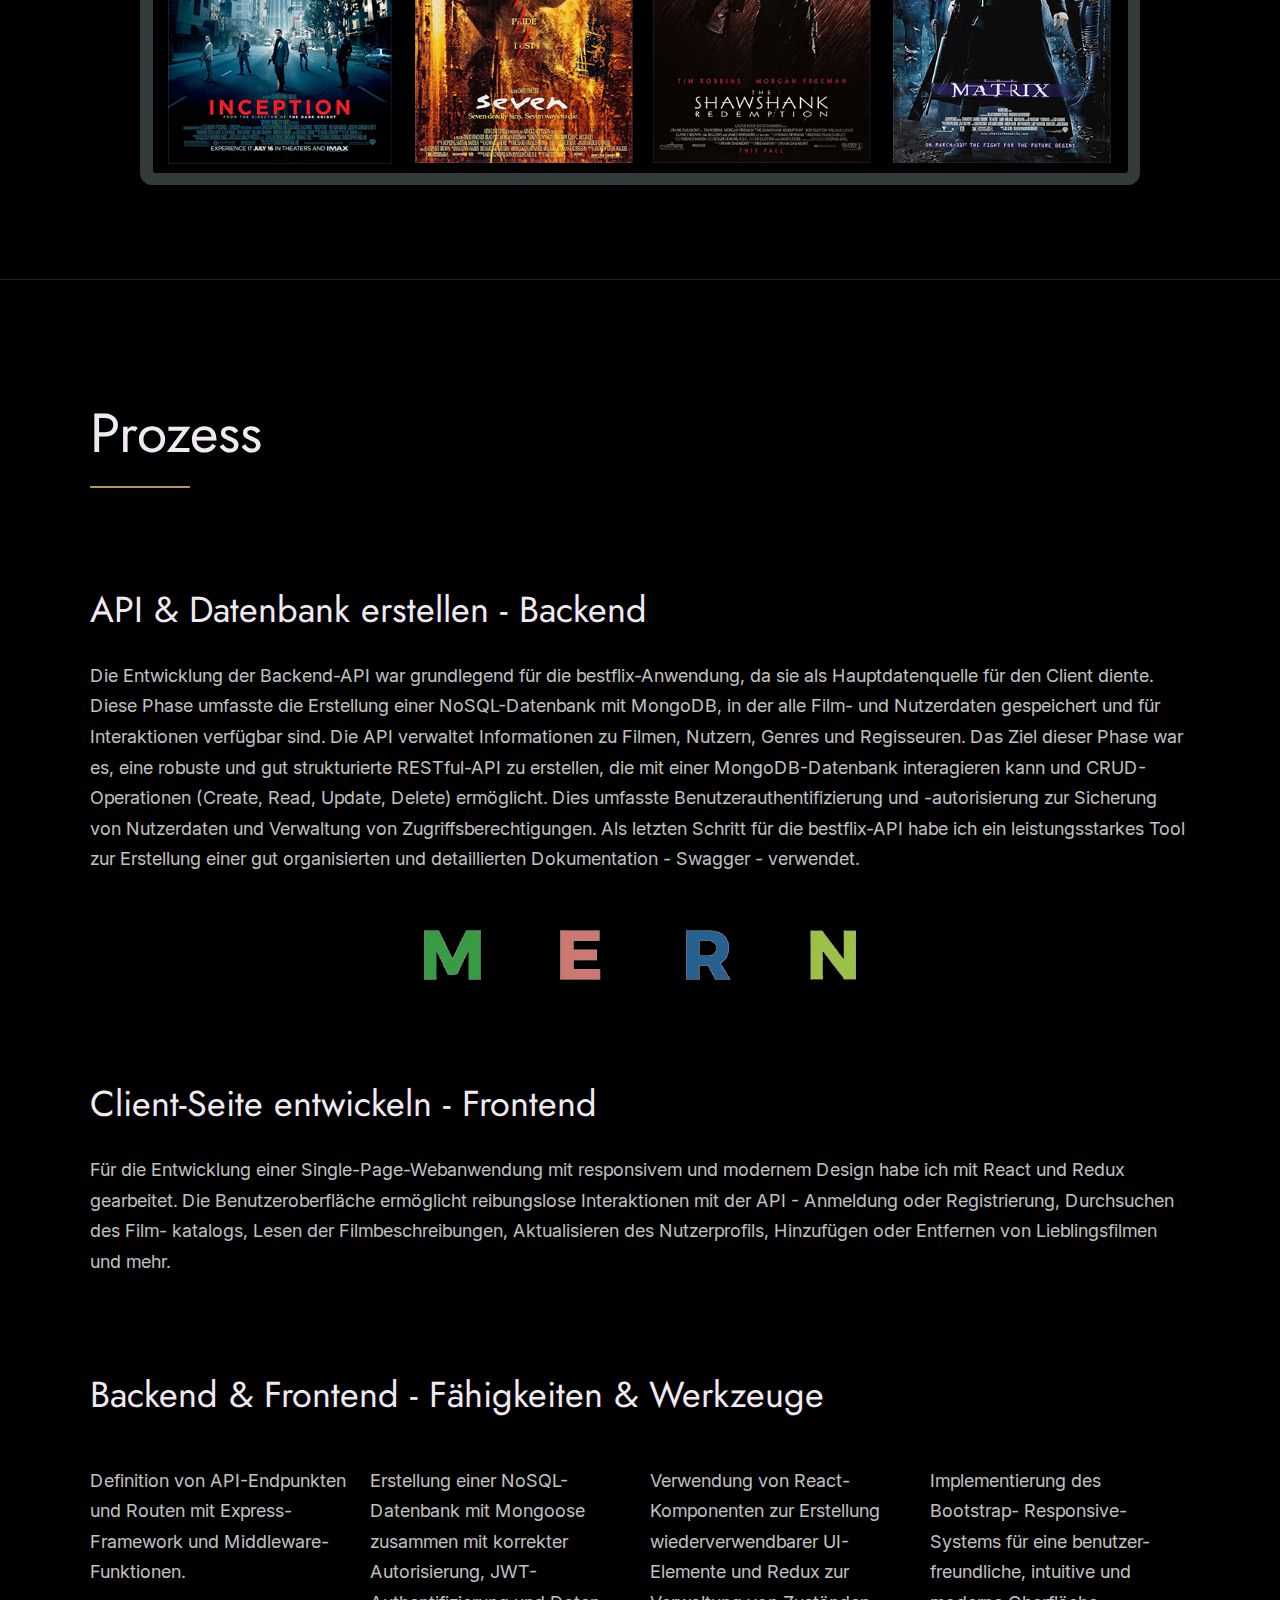
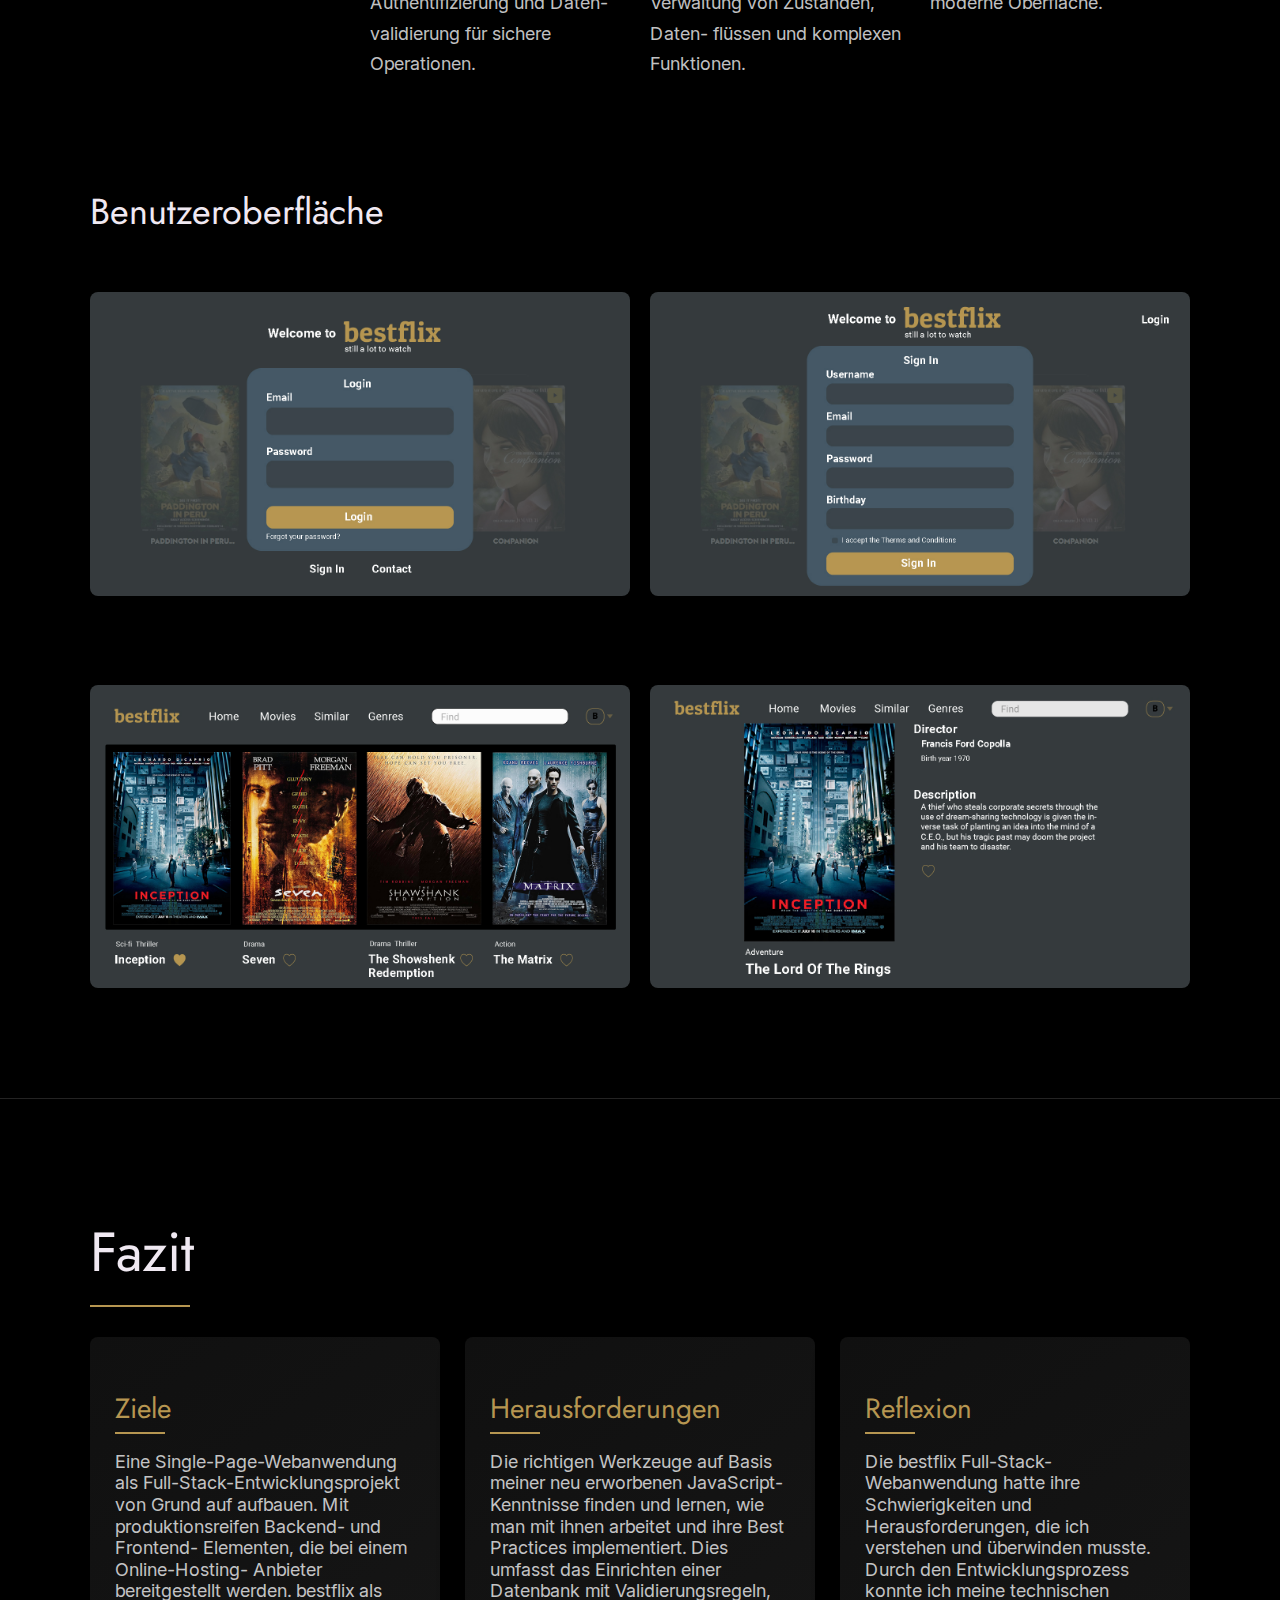
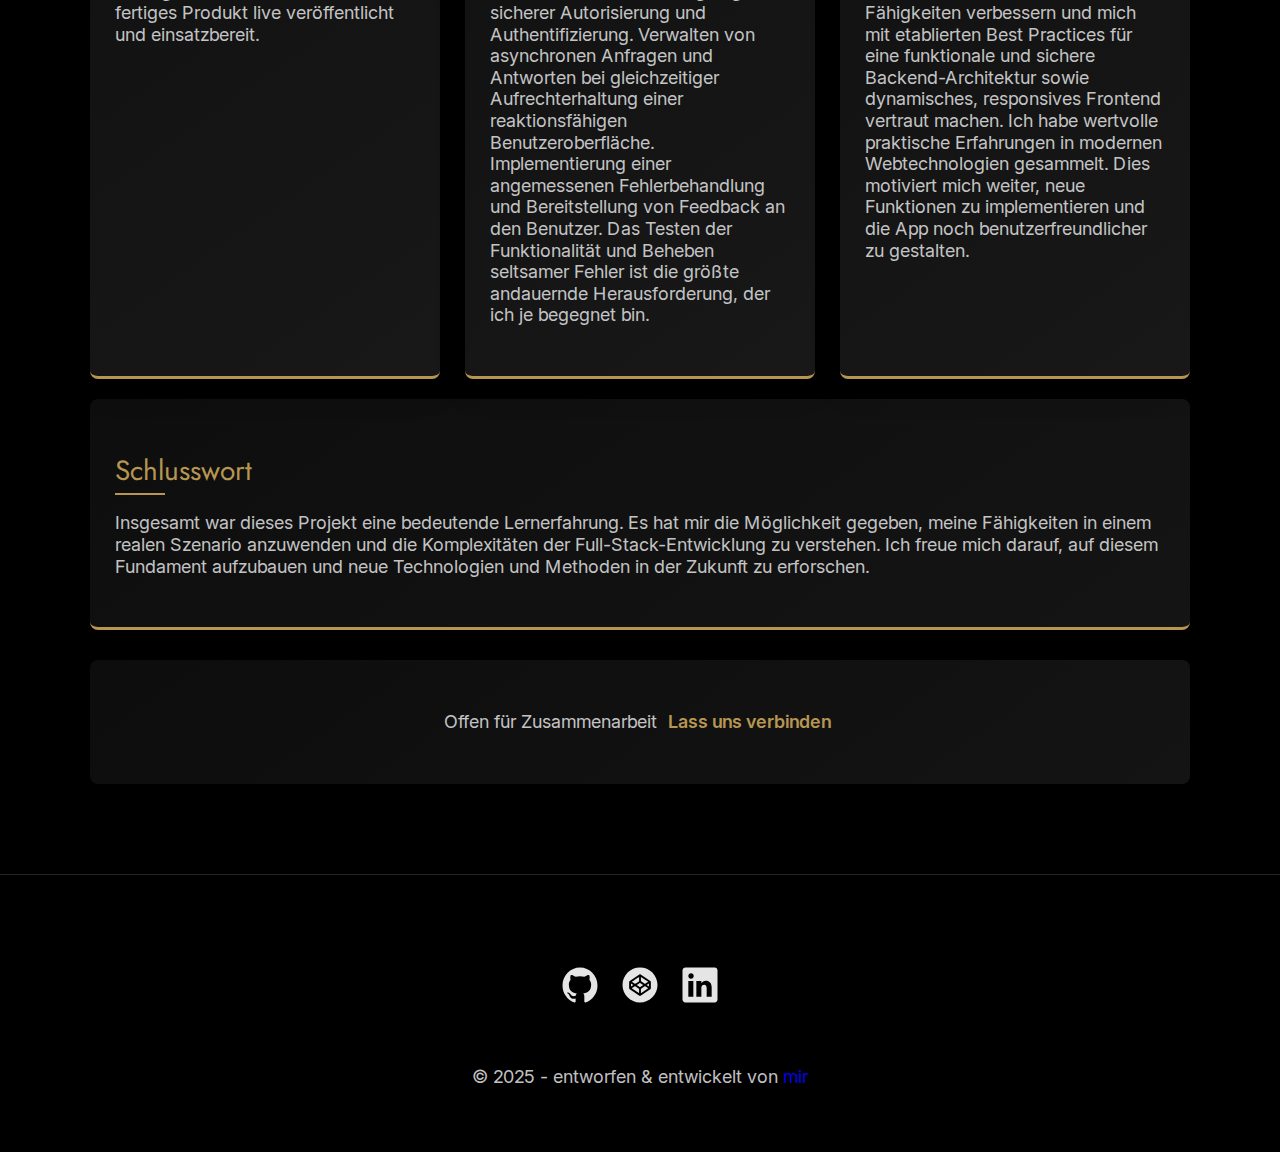
<file: de/bestflix.html>
<!DOCTYPE html>
<html lang="de">

<head>
    <meta charset="UTF-8" />
    <meta name="viewport" content="width=device-width, initial-scale=1.0" />


    <title>
        bestflix app | Fallstudie
    </title>

    <!-- Meta descriptions -->
    <meta name="description"
        content="Borislav Ginov - Full Stack Web Developer specializing in React, Node.js and responsive web applications">
    <meta name="keywords" content="Borislav Ginov, Web Developer, React, Node.js, MongoDB, JavaScript, Full Stack" />
    <!-- Language versions -->
    <link rel="alternate" hreflang="en" href="https://www.borislavginov.com/bestflix.html" />
    <link rel="alternate" hreflang="de" href="https://www.borislavginov.com/de/bestflix.html" />
    <!-- Canonical tag for SEO -->
    <link rel="canonical" href="https://www.borislavginov.com/de/bestflix.html" />
    <!-- Styles and resources -->
    <link rel="shortcut icon" type="image/png" href="../assets/images/fav-icon.png" />
    <link rel="stylesheet" href="../css/index.css" />
    <link rel="stylesheet" href="../css/bestflix.css" />
</head>

<!-- Google tag (gtag.js) -->
<script async src="https://www.googletagmanager.com/gtag/js?id=G-GCYXPK1WS1"></script>
<script>
    window.dataLayer = window.dataLayer || [];
    function gtag() { dataLayer.push(arguments); }
    gtag('js', new Date());
    gtag('config', 'G-GCYXPK1WS1');
</script>

<body>

    <!-- ***** Header ***** -->

    <header class="header__project" role="banner" id="top">
        <div class="row">
            <nav class="nav" role="navigation">
                <ul class="nav__items">
                    <li class="nav__item"><a href="#overview" class="nav__link-project">Überblick</a></li>
                    <li class="nav__item">
                        <a href="#process" class="nav__link-project">Prozess</a>
                        <ul class="dropdown-menu">
                            <li><a href="#backend" class="dropdown-item">Backend</a></li>
                            <li><a href="#frontend" class="dropdown-item">Frontend</a></li>
                            <li><a href="#user-interface" class="dropdown-item">Benutzeroberfläche</a></li>
                        </ul>
                    </li>
                    <li class="nav__item">
                        <a href="#conclusion" class="nav__link-project">Fazit</a>
                    </li>

                </ul>
            </nav>
        </div>

        <div class="header__text-box row">
            <a href="index.html" class="back-home-button">
                <span class="back-home-button__icon"></span>
                <span>Zurück zum Portfolio</span>
            </a>
            <div class="header__text">
                <div class="header_project-image-box">
                    <img src="../assets/images/bestflix_075.png" class="project-logo" />
                </div>
                <p>Entdecke, was du als Nächstes sehen kannst!<br />
                    Durchsuche den Filmkatalog und speichere deine
                    Favoriten - finde weitere Informationen und wo
                    du sie ansehen kannst. </p>
                <div class="work__links">
                    <a href="https://spontaneous-gelato-a5144f.netlify.app" class="link__text-project" target="_blank">
                        Visit Site <span>&rarr;</span>
                    </a>
                    <a href="https://github.com/Bob3x/myFlix-client" target="_blank">
                        <img src="../assets/images/github.svg" class="work__code" title="View Source Code" alt="GitHub">
                    </a>
                </div>
            </div>

        </div>
    </header>

    <main role="main">

        <!-- ***** Overview ***** -->

        <section class="overview" id="overview">
            <div class="row">
                <h2 class="section__title">Überblick</h2>
                <div class="overview__content">
                    <div class="overview__text-box">
                        <h3>Beschreibung</h3>
                        <p>
                            bestflix ist ein Full-Stack-Webprojekt mit Server- und
                            Client-Elementen, das den Nutzern ermöglicht, einen Filmkatalog zu erkunden.
                            Es wurde mit dem MERN-Stack entwickelt, um die API mit einer Datenbank
                            und die Benutzeroberfläche zu erstellen.
                            <br>
                            Nach der Anmeldung oder Erstellung eines neuen
                            Kontos können Nutzer durch die Filmauswahl browsen. Sie finden
                            kurze Beschreibungen zu bestimmten Filmen, deren Genre und Regisseur.
                            Außerdem können sie eine persönliche Liste mit Lieblingsfilmen erstellen. Zusätzlich können
                            Nutzer
                            den Katalog durchsuchen und nach Genre filtern.
                            Nutzer können ihr Profil aktualisieren, löschen oder ihre Favoritenliste aktualisieren.
                        </p>
                        <p>
                            Dieses Projekt bot die Möglichkeit, ein umfassendes Verständnis
                            der Backend-API-Entwicklung mit Node.js, Express und MongoDB
                            sowie der Frontend-Entwicklung mit React und Redux zu entwickeln.
                        </p>
                    </div>
                    <div class="overview__image-box">
                        <img src="../assets/images/Main_view_Crop.png" class="overview__image" alt="Project Overview" />
                    </div>
                </div>
            </div>
        </section>

        <!-- ***** Process ***** -->

        <section class="process" id="process">
            <div class="row">
                <h2 class="section__title">Prozess</h2>
                <div class="process__content">

                    <!-- ***** Process Backend ***** -->

                    <div class="process__text-backend" id="backend">
                        <h3>API & Datenbank erstellen - Backend</h3>
                        <p>
                            Die Entwicklung der Backend-API war grundlegend für die bestflix-Anwendung, da sie
                            als Hauptdatenquelle für den Client diente. Diese Phase umfasste die Erstellung einer
                            NoSQL-Datenbank mit MongoDB,
                            in der alle Film- und Nutzerdaten gespeichert und
                            für Interaktionen verfügbar sind. Die API verwaltet Informationen zu Filmen, Nutzern, Genres
                            und Regisseuren.
                            Das Ziel dieser Phase war es, eine robuste und gut strukturierte RESTful-API zu erstellen,
                            die mit einer MongoDB-Datenbank
                            interagieren kann und CRUD-Operationen (Create, Read, Update, Delete) ermöglicht. Dies
                            umfasste Benutzerauthentifizierung und -autorisierung zur
                            Sicherung von Nutzerdaten und Verwaltung von Zugriffsberechtigungen. Als letzten Schritt für
                            die bestflix-API habe ich
                            ein leistungsstarkes Tool zur Erstellung einer gut organisierten und detaillierten
                            Dokumentation - Swagger - verwendet.
                        </p>
                    </div>
                    <div class="process__image-box">
                        <img src="../assets/images/MERN.png" class="process__image" alt="Project_01" />
                    </div>

                    <!-- ***** Process Frontend ***** -->

                    <div class="process__text-frontend" id="frontend">
                        <h3>Client-Seite entwickeln - Frontend</h3>
                        <p>Für die Entwicklung einer Single-Page-Webanwendung mit responsivem und modernem Design habe
                            ich mit React
                            und Redux gearbeitet. Die Benutzeroberfläche ermöglicht reibungslose Interaktionen mit der
                            API - Anmeldung oder Registrierung, Durchsuchen des Film-
                            katalogs, Lesen der Filmbeschreibungen, Aktualisieren des Nutzerprofils, Hinzufügen oder
                            Entfernen von Lieblingsfilmen und mehr.</p>
                    </div>

                    <div class="process__text-skills">
                        <h3>Backend & Frontend - Fähigkeiten & Werkzeuge</h3>
                        <ul class="skills__list">

                            <li>Definition von API-Endpunkten und
                                Routen mit Express-Framework
                                und Middleware-Funktionen.</li>

                            <li>Erstellung einer NoSQL-Datenbank
                                mit Mongoose zusammen mit
                                korrekter Autorisierung, JWT-
                                Authentifizierung und Daten-
                                validierung für sichere Operationen.</li>

                            <li>Verwendung von React-Komponenten
                                zur Erstellung wiederverwendbarer UI-
                                Elemente und Redux zur
                                Verwaltung von Zuständen, Daten-
                                flüssen und komplexen Funktionen.</li>

                            <li>Implementierung des Bootstrap-
                                Responsive-Systems für eine benutzer-
                                freundliche, intuitive und
                                moderne Oberfläche.</li>
                        </ul>
                    </div>

                    <!-- ***** User Interface ***** -->

                    <div class="user__interface" id="user-interface">
                        <h3>Benutzeroberfläche</h3>
                        <div class="interface__container">
                            <div class="interface__group">
                                <h5>Anmeldung & Registrierung</h5>
                                <div class="interface__images">
                                    <img src="../assets/images/Login_view.jpg" class="interface__image" />
                                    <img src="../assets/images/SignUp_view.jpg" class="interface__image" />
                                </div>
                            </div>
                            <div class="interface__group">
                                <h5>Startseite & Filmansicht</h5>
                                <div class="interface__images">
                                    <img src="../assets/images/Main_view_mockUp.jpg" class="interface__image" />
                                    <img src="../assets/images/Movie_view.jpg" class="interface__image" />
                                </div>
                            </div>
                        </div>
                    </div>

                </div>
            </div>
        </section>

        <!-- ***** Conclusion ***** -->

        <section class="conclusion" id="conclusion">
            <div class="row">
                <h2 class="section__title">Fazit</h2>
                <div class="conclusion__content">
                    <div class="conclusion__column">
                        <h3>Ziele</h3>
                        <p class="conclusion__text">Eine Single-Page-Webanwendung als
                            Full-Stack-Entwicklungsprojekt von
                            Grund auf aufbauen. Mit produktionsreifen Backend- und Frontend-
                            Elementen, die bei einem Online-Hosting-
                            Anbieter bereitgestellt werden.
                            bestflix als fertiges Produkt live
                            veröffentlicht und einsatzbereit.</p>
                    </div>
                    <div class="conclusion__column">
                        <h3>
                            Herausforderungen</h3>
                        <p class="conclusion__text">Die richtigen Werkzeuge auf Basis meiner neu
                            erworbenen JavaScript-Kenntnisse finden und lernen, wie
                            man mit ihnen arbeitet und ihre Best Practices implementiert.
                            Dies umfasst das Einrichten einer Datenbank mit Validierungsregeln,
                            sicherer Autorisierung und Authentifizierung.
                            Verwalten von asynchronen Anfragen und
                            Antworten bei gleichzeitiger Aufrechterhaltung einer reaktionsfähigen Benutzeroberfläche.
                            Implementierung einer angemessenen Fehlerbehandlung und
                            Bereitstellung von Feedback an den Benutzer.
                            Das Testen der Funktionalität und Beheben
                            seltsamer Fehler ist die größte andauernde
                            Herausforderung, der ich je begegnet bin.</p>
                    </div>
                    <div class="conclusion__column">
                        <h3>
                            Reflexion</h3>
                        <p class="conclusion__text">Die bestflix Full-Stack-Webanwendung
                            hatte ihre Schwierigkeiten und Herausforderungen, die ich
                            verstehen und überwinden musste. Durch den Entwicklungsprozess
                            konnte ich meine technischen Fähigkeiten verbessern und
                            mich mit etablierten Best Practices für eine funktionale und
                            sichere Backend-Architektur sowie dynamisches,
                            responsives Frontend vertraut machen.
                            Ich habe wertvolle praktische Erfahrungen in
                            modernen Webtechnologien gesammelt. Dies
                            motiviert mich weiter, neue Funktionen zu implementieren und die
                            App noch benutzerfreundlicher zu gestalten.</p>
                    </div>
                </div>
                <div class="conclusion__final-thoughts">
                    <h3>
                        Schlusswort</h3>
                    <p class="conclusion__text">
                        Insgesamt war dieses Projekt eine bedeutende Lernerfahrung. Es hat
                        mir die Möglichkeit gegeben, meine Fähigkeiten in einem realen Szenario anzuwenden und die
                        Komplexitäten
                        der Full-Stack-Entwicklung zu verstehen. Ich freue mich darauf, auf diesem Fundament aufzubauen
                        und
                        neue Technologien und Methoden in der Zukunft zu erforschen.</p>
                </div>
                <div class="case-study__cta">
                    <p>Offen für Zusammenarbeit <a href="https://www.borislavginov.com/#contact" class="link__text">Lass
                            uns
                            verbinden</a>
                    </p>
                </div>
            </div>

        </section>
    </main>

    <!-- ***** Footer ***** -->

    <footer role="contentinfo" class="footer">
        <div class="row">
            <!-- Social account links -->
            <ul class="footer__social-links">
                <li class="footer__social-link-item">
                    <a href="https://github.com/Bob3x" title="Link to Github Profile" target="_blank">
                        <img src="../assets/images/github.svg" class="footer__social-image" alt="Github">
                    </a>
                </li>
                <li class="footer__social-link-item">
                    <a href="https://codepen.io/Bob3x" title="Link to Codepen Profile" target="_blank">
                        <img src="../assets/images/codepen.svg" class="footer__social-image" alt="Codepen">
                    </a>
                </li>
                <li class="footer__social-link-item">
                    <a href="https://www.linkedin.com/in/borislav-ginov" target="_blank">
                        <img src="../assets/images/linkedin.svg" title="Link to Linkedin Profile"
                            class="footer__social-image" alt="Linkedin">
                    </a>
                </li>
            </ul>
            <p class="footer__text">
                &copy; 2025 - entworfen & entwickelt von <a href="https://borislavginov.com" class="footer_link link"
                    target="_blank">mir</a>
            </p>
        </div>
    </footer>

    <a href="#top" class="back-to-top-project" title="Back to Top">
        <img src="../assets/images/arrow-up.svg" alt="Back to Top" class="back-to-top-project__image" />
    </a>
    <script src="../js/index.js"></script>
</body>

</html>
</file>
<file: css/index.css>
/* --------------------------------------- */
/* ----- Basic Setup ----- */
/* --------------------------------------- */

@font-face {
    font-family: "Hk Grotesk";
    font-style: normal;
    font-weight: 400;
    src: url("../assets/fonts/HKGrotesk-Regular.woff") format("woff");
}

@font-face {
    font-family: "Inter";
    font-style: normal;
    font-weight: 100 900;
    src: url("../assets/fonts/InterVariable.woff2") format("woff2-variations");
    font-display: swap;
}

@font-face {
    font-family: "GothamReg";
    font-style: normal;
    font-weight: 400;
    src: url("../assets/fonts/GothaProReg.otf") format("woff");
}

@font-face {
    font-family: "Jost";
    font-style: normal;
    font-weight: 400;
    src: url("../assets/fonts/Jost-Regular.ttf") format("woff");
}

@font-face {
    font-family: "DynaPuff";
    font-style: bold;
    font-weight: 600;
    src: url("../assets/fonts/DynaPuff-VariableFont_wdth,wght.ttf") format("woff");
}

@font-face {
    font-family: "Gotham";
    font-style: bold;
    font-weight: 800;
    src: url("../assets/fonts/GothaProMed.otf") format("woff");
}

* {
    margin: 0;
    padding: 0;
    box-sizing: inherit;
}

:root {
    --font-size-small: 1.8rem;
    --font-size-normal: 2.2rem;
    --font-size-medium: 2.8rem;
    --font-size-medium-1: 3.6rem;
    --font-size-large: 5.5rem;
    --font-size-huge: 7.5rem;
    --font-stack: "Inter", sans-serif;

    --line-height-normal: 1.7;
    --line-height-small: 1.2;

    --black: #000;
    --blue: #10a0ff;
    --gold: #b69651;
    --yellowish: #ffff00;
    --white: #f0e9f2;
    --white-1: #e5e5e6da;

    --container-max-width: 1180px;
    --container-normal-width: 800px;
    --container-medium-width: 700px;
    --container-small-width: 500px;

    --gutter-huge: 12rem;
    --gutter-medium: 6rem;
    --gutter-normal: 3rem;
    --gutter-small-1: 2.5rem;
    --gutter-small: 2rem;

    --border-light: 1px solid rgb(36, 35, 35);
}

html {
    font-size: 62.5%; /* (16/10)*100 = 62.5% => 1rem = 10px */
    box-sizing: border-box;
    scroll-behavior: smooth;
}

@media (max-width: 1000px) {
    html {
        font-size: 52%;
    }
}

body {
    /* font-size: var(--font-size-small);
    font-family: var(--font-stack);
    font-weight: 400;
    color: var(--white-1);
    line-height: var(--line-height-normal);*/
    background: var(--black);
    overflow-x: hidden;
}

.row {
    max-width: var(--container-max-width);
    margin: 0 auto;
    margin-bottom: var(--gutter-normal);
}

@media (max-width: 1340px) {
    .row {
        max-width: 1100px;
    }
}

@media (max-width: 1240px) {
    .row {
        padding: 0 var(--gutter-medium);
    }
}

@media (max-width: 600px) {
    .row {
        padding: 0 var(--gutter-normal);
    }
}

@media (max-width: 600px) {
    .row {
        padding: 0 var(--gutter-small);
    }
}

section {
    padding: var(--gutter-normal) 0;
    width: 100%;
    border-bottom: var(--border-light);
}

img {
    object-fit: contain;
    max-width: 100%;
}

/* --------------------------------------- */
/* ----- Headlines and Paragraphs ----- */
/* --------------------------------------- */

h2,
h3 {
    font-family: "Jost";
    font-weight: 500;
    line-height: var(--line-height-small);
    color: var(--white);
}

h4 {
    font-family: "DynaPuff", "Jost";
    font-size: var(--font-size-medium);
    color: var(--blue);
    line-height: var(--line-height-normal);
    display: inline-block;
    overflow: hidden;
    white-space: nowrap;
    border-right: 3px solid var(--blue);
    width: 0;
    max-width: 220px;
    animation: typing 3s steps(40, end) forwards, blink 0.25s step-end infinite;
    margin-top: 1rem;
    transition: all 0.5s ease-out;
}

h4.typing-complete {
    width: auto;
    border-right: none;
    animation: none;
    opacity: 0.9;
    transition: all 0.3s ease-out;
}

@keyframes typing {
    from {
        width: 0;
    }
    to {
        width: 220px;
    }
}

@keyframes blink {
    from,
    to {
        border-right-color: var(--blue);
    }
    50% {
        border-right-color: transparent;
    }
}

h1.heading-primary {
    font-family: "Gotham", "Jost";
    line-height: 1;
    font-size: var(--font-size-huge);
    color: var(--white);
    margin-bottom: 2.5rem;
}

h2 {
    font-size: var(--font-size-large);
    margin-bottom: var(--gutter-normal);
}

h2::after {
    content: "";
    display: block;
    height: 2px;
    width: 10rem;
    background: var(--blue);
    margin: var(--gutter-small) 0;
}

h3 {
    font-size: var(--font-size-medium-1);
    margin-bottom: var(--gutter-normal);
    margin-top: var(--gutter-normal);
}

p {
    margin: var(--gutter-small-1) 0;
}

@media (max-width: 900px) {
    h1.heading-primary {
        font-size: 6rem;
    }
    p {
        max-width: var(--container-medium-width);
        margin: 0;
    }
}

@media (max-width: 500px) {
    .heading-primary {
        font-size: var(--font-size-large);
        max-width: 80%;
        text-align: start;
    }

    h2 {
        font-size: var(--font-size-medium-1);
    }

    h3 {
        font-size: var(--font-size-medium);
    }
}

/* --------------------------------------- */
/* ----- Buttons and Links ----- */
/* --------------------------------------- */

a {
    transition: all 0.2s;
    outline: 2px solid transparent;
    text-decoration: none;
}

::-moz-focus-inner {
    border: 0;
}

button:focus,
a:focus {
    outline: 2px solid var(--blue);
}

body:not(.user-is-tabbing) button:focus,
body:not(.user-is-tabbing) a:focus {
    outline: none;
}

.link:hover {
    color: var(--blue);
}

.btn {
    position: relative;
    display: inline-block;
    padding: 1rem 4.2rem;
    text-decoration: none;
    color: var(--white-1);
    border: 2px solid var(--blue);
    font-family: "Jost", "Inter";
    font-size: var(--font-size-small);
    font-weight: 400;
}

.btn:hover {
    border-radius: 14px; /* Add border-radius on hover */
    background: rgba(45, 45, 45, 0.8);
}

.btn:focus {
    outline: none;
}

.btn::after {
    content: "";
    display: block;
    position: absolute;
    top: 0;
    left: 0;
    right: 100%;
    background: transparent;
    height: 100%;
    z-index: -1;
    transition: all 0.3s cubic-bezier(1, 0.68, 0.16, 0.9);
    border-radius: 0;
}

.btn:hover::after,
.btn:focus::after {
    right: 0;
    border-radius: 14px;
}

.btn--pink {
    background: var(--blue);
    transition: all 0.3s;
}

.btn--pink::after {
    display: none;
}

.btn--pink:hover,
.btn--pink:focus {
    background: transparent;
}

.link__text {
    position: relative;
    display: inline-block;
    padding: 0.6rem;
    color: inherit;
    text-decoration: none;
    transition: transform 0.3s ease;
}

.link__text::after {
    content: "";
    display: block;
    position: absolute;
    bottom: 0;
    left: 0;
    width: 0;
    background: var(--blue);
    height: 2px;
    z-index: -1;
    transition: width 0.3s ease;
}

.link__text:focus {
    outline: none;
}
.link__text:hover {
    transform: scale(1.1); /* Scale up on hover */
}

.link__text:hover::after {
    width: 100%; /* Expand to full width on hover */
}

/*.link__text:hover::after,
.link__text:focus:after {
    right: 0;
    top: 100%;
    background: var(--pink);
    height: 0.5px;
}*/

.link__text span {
    padding-left: 1rem;
}

/* ----- Back to Top ----- */

.back-to-top {
    position: fixed;
    bottom: 4rem;
    right: 4rem;
    display: flex;
    justify-content: center;
    align-items: center;
    height: 5.5rem;
    width: 5.5rem;
    background-color: var(--blue);
    border-radius: 50%;
    z-index: 10;
    visibility: hidden;
    transition: all 0.4s;
}

.back-to-top__image {
    height: 70%;
}

@media (max-width: 900px) {
    .back-to-top {
        right: 2rem;
    }
}

@media (max-width: 500px) {
    .back-to-top {
        right: 1rem;
    }
}

/* --------------------------------------- */
/* ----- Navigation ----- */
/* --------------------------------------- */

.nav {
    display: flex;
    justify-content: flex-end;
    align-items: center;
    padding: var(--gutter-normal) 0;
    font-family: "Jost", "Inter";
    font-size: var(--font-size-normal);
    color: var(--white-1);
    width: auto;
    position: absolute;
    top: var(--gutter-normal);
    right: var(--gutter-normal);
    margin-left: 16rem;
    margin-right: 4rem;
    z-index: 10;
}

.nav__item {
    position: relative;
}

.nav__items {
    display: flex;
    list-style: none;
    margin: 0;
    padding: 0;
}

.nav__item:not(:last-child) {
    margin-right: var(--gutter-medium);
}

.nav__link {
    display: inline-block;
    padding: 1rem 0;
    text-decoration: none;
    color: inherit;
    transition: all 0.2s;
}

.nav__link::after {
    content: "";
    position: absolute;
    bottom: 0;
    left: 0;
    right: 100%;
    display: inline-block;
    height: 2px;
    width: 0%;
    background: var(--blue);
    transition: width 0.3s ease;
}

.nav__link:hover {
    color: var(--blue);
}

.nav__link:hover::after {
    width: 100%;
}

/* Language toggle */
.language-toggle-container {
    display: flex;
    margin-left: 2rem;
    align-items: center;
    padding: 0.5rem 1rem 0;
}

.language-link {
    display: flex;
    align-items: center;
    padding: 1rem;
    transition: all 0.3s;
    text-decoration: none;
}

.language-link:hover {
    transform: translateY(-2px);
}

.language-label {
    font-size: 1.6rem;
    font-weight: 500;
    color: var(--white-1);
    margin-left: 0.4rem;
    transition: color 0.3s;
}

.language-arrow {
    color: var(--white-1);
    font-size: 1.4rem;
    transition: color 0.3s;
}

.language-link:hover .language-label,
.language-link:hover .language-arrow {
    color: var(--blue);
}

@media (max-width: 768px) {
    .nav {
        top: var(--gutter-normal);
        right: var(--gutter-normal);
        width: auto;
        justify-content: center;
        margin: 0;
    }

    /* Keep items from wrapping */
    .nav__items {
        flex-wrap: nowrap;
        overflow-x: visible;
    }

    /* Make items more compact on mobile */
    .nav__item:not(:last-child) {
        margin-right: var(--gutter-small);
    }
}

@media (max-width: 500px) {
    .nav {
        position: absolute;
        top: 0;
        left: 0;
        right: 0;
        width: auto;
        padding: 1rem 0.5rem;
        justify-content: center;
        flex-direction: row;
        font-size: 2rem;
    }

    .nav__items {
        margin-right: 0;
    }

    .nav__link {
        padding: 0.5rem;
    }

    .nav__item:not(:last-child) {
        margin-right: 1rem;
    }

    /* Shrink language toggle on mobile */
    .language-toggle-container {
        margin-left: 0;
        font-size: 1.6rem;
    }

    .language-link {
        margin: 0;
        padding: 0.25rem; /* Smaller padding */
    }

    .language-label {
        font-size: 1.6rem;
    }

    .language-arrow {
        font-size: 1.2rem;
    }
}

@media (max-width: 300px) {
    .nav {
        font-size: 1.8rem;
    }
}

/* --------------------------------------- */
/* ----- Header ----- */
/* --------------------------------------- */

.header {
    background: linear-gradient(rgba(0, 0, 0, 0.3), rgba(0, 0, 0, 0.2)),
        url("../assets/images/black-white_bg.jpg");
    height: 100vh;
    background-size: cover;
    background-position: center;
    background-attachment: fixed;
}

.header__text {
    position: absolute;
    top: 50%;
    transform: translateY(-50%);
    margin-top: 30px;
    max-width: 65%;
}

.header__text p {
    margin: 1.5rem 0 3.5rem;
    max-width: var(--container-medium-width);
    font-family: "Jost", "Inter";
    color: var(--white-1);
    font-size: var(--font-size-medium);
}

@media (max-width: 900px) {
    .header__text {
        max-width: 80%; /* Wider on tablets */
    }

    .header__text p {
        max-width: 100%; /* Full width of parent */
    }
}

@media (max-width: 768px) {
    .header {
        background-position: center top;
        background-size: cover;
    }
}

@media (max-width: 500px) {
    .header {
        text-align: start;
    }

    .header__text p {
        display: block;
        padding-left: 0;
        width: 100%;
        max-width: none;
        font-size: 2.2rem;
    }
}

/* --------------------------------------- */
/* ----- About ----- */
/* --------------------------------------- */

.about {
    padding: 60px 0;
    margin: 120px auto;
}
.about__content {
    display: flex;
    flex-direction: row;
    align-items: center;
    width: 100%;
    padding: 30px 0;
    gap: 5rem;
    min-height: calc(100vh - var(--gutter-medium) * 2);
}

.about__photo-container {
    flex: 1;
    display: flex;
    flex-direction: column;
    justify-content: center;
    align-items: center;
}

.about__photo {
    margin: 0;
    width: 100%;
    max-width: 350px;
    height: 360px;
    border-radius: 40px;
    object-fit: cover;
    filter: grayscale(100%) opacity(0.7);
    transition: filter 1.5s ease-in-out;
}

.in-view {
    filter: grayscale(0) opacity(1);
}

.about__photo:hover {
    transform: translateY(-1px);
}

.about__text {
    flex: 1;
    color: var(--white-1);
    font-family: "Inter";
    font-size: var(--font-size-small);
    line-height: 1.45;
}

@media (max-width: 900px) {
    .about__content {
        flex-direction: column-reverse;
        align-items: flex-start;
    }

    .about__text p {
        margin-bottom: var(--gutter-medium);
    }
}

@media (min-width: 901px) {
    .about__text {
        flex: 0 0 45%;
    }

    .about__photo-container {
        flex: 1;
        margin: 0 0 var(--gutter-small) 0;

        .about__photo {
            margin: 0;
        }
    }
}

/* --------------------------------------- */
/* ----- Work ----- */
/* --------------------------------------- */

.projects {
    margin-top: var(--gutter-huge);
}

.work__boxes {
    max-width: var(--container-max-width); /* Consistent width */
    width: 100%;
    margin: 0 auto; /* Center alignment */
}

.work__box {
    display: flex;
    flex-direction: row;
    align-items: center;
    gap: 5rem;
}

.work__box:first-child {
    padding-top: 60px;
    padding-bottom: 60px;
}

@media (max-width: 900px) {
    .work__box .work__content {
        align-items: initial;
        flex-direction: column;
    }
}

.work__box:not(:last-child) {
    margin-bottom: 25rem;
}

.work__box:last-child {
    margin-bottom: var(--gutter-huge);
}

@media (max-width: 500px) {
    .work__box:not(:last-child) {
        margin-bottom: 20rem;
    }
}

.work__links {
    display: flex;
    align-items: center;
    gap: 1rem;
}

.work__text {
    line-height: 1.5;
    flex: 0 0 30%;
}

.work__text p {
    color: var(--white-1);
    font-family: "Inter";
    font-weight: 400;
    font-size: var(--font-size-small);
}

.work__code-link {
    display: block;
    margin-right: 1rem;
    transition: all 0.3s;
}

.work__code-link:hover {
    transform: translateY(-2px);
}

.work__code {
    height: 3rem;
}

.work__image-box {
    overflow: hidden;
    border-radius: 8px;
    position: relative;
    box-shadow: 0 8px 25px rgba(0, 0, 0, 0.6), 0 0 0 1px rgba(255, 255, 255, 0.07);
    border: 1px solid rgba(255, 255, 255, 0.05);
    aspect-ratio: 16/9;
    margin-bottom: var(--gutter-normal);
}

.work__image {
    width: 100%;
    height: 100%;
    object-fit: cover;
    filter: grayscale(100%) opacity(0.7);
    transform: scale(1);
    transition: filter 1.5s ease-in-out, transform 0.4s cubic-bezier(0.17, 0.84, 0.44, 1);
}

.work__image-box:hover .work__image {
    transform: scale(1.03);
    filter: brightness(1.1);
}

.work__image-box::after {
    content: "";
    position: absolute;
    inset: 0;
    border: 2px solid transparent;
    border-radius: 8px;
    transition: border-color 0.3s ease;
    pointer-events: none;
}

.work__image-box:hover::after {
    border-color: rgba(150, 222, 255, 0.5);
}

.in-view {
    filter: grayscale(0) opacity(1);
}

@media (min-width: 901px) {
    .work__image-box {
        flex: 1;
        margin: 0 0 0 10rem;
    }
}

@media (max-width: 900px) {
    .work__links {
        margin-top: var(--gutter-small);
    }

    .work__code {
        height: 3rem;
    }
}

/* Project box container structure */
.work__box {
    margin-bottom: 25rem;
}

.work__container {
    display: flex;
    flex-direction: column;
    width: 100%;
}

/* Skills tags at top */
.work__tags {
    display: flex;
    flex-wrap: wrap;
    gap: 0.8rem;
    margin-bottom: 2rem;
    width: 100%;
}

.work__tag {
    background: rgba(255, 255, 255, 0.07);
    padding: 0.4rem 1rem;
    border-radius: 16px;
    font-size: 10pt;
    color: var(--white);
    font-weight: 400;
    transition: all 0.3s;
    font-family: "Inter", sans-serif;
}

.work__tag:hover {
    background: rgba(255, 255, 255, 0.178);
    transform: translateY(-1px);
}

/* Content area with text and image */
.work__content {
    display: flex;
    flex-direction: row;
    align-items: center;
    gap: 10rem;
}

/* Action buttons styling */
.action-button {
    display: inline-flex;
    align-items: center;
    padding: 0.8rem 1.5rem;
    color: var(--white-1);
    font-family: "Jost", "Inter";
    font-size: var(--font-size-small);
    font-weight: 400;
    border-radius: 16px;
    transition: all 0.3s;
    margin-right: 1rem;
    position: relative;
    overflow: hidden;
    text-decoration: none;
    white-space: nowrap;
}

/* Button hover states */
.action-button:hover {
    background: rgba(40, 40, 40, 0.9);
    transform: translateY(-2px);
    box-shadow: 0 4px 12px rgba(0, 0, 0, 0.3);
}

/* Arrow icon within buttons */
.action-button span {
    margin-left: 0.5rem;
    transition: transform 0.3s;
}

.action-button:hover span {
    transform: translateX(3px);
}

/* --------------------------------------- */
/* ----- Skills ----- */
/* --------------------------------------- */

.skills {
    margin-top: 90px;
    margin-bottom: 90px;
}

.skills__logos {
    display: flex;
    justify-content: space-between;
    filter: invert(100%) grayscale(80%) opacity(0.7);
    padding-top: 60px;
    padding-bottom: 60px;
}

.skills__logo {
    height: 6.5rem;
    max-width: 18rem;
}

@media (max-width: 1240px) {
    .skills__logos {
        overflow-x: scroll;
        padding: var(--gutter-normal);
    }

    .skills__logo {
        max-width: 9rem;
    }

    .skills__logo:not(:last-of-type) {
        margin-right: var(--gutter-medium);
    }
}

.skills__list {
    display: grid;
    grid-template-columns: repeat(4, 1fr);
    gap: 2rem;
    width: 100%;
    padding: 2rem 0;
    list-style: none;
}

@media (max-width: 900px) {
    .skills__list {
        grid-template-columns: repeat(3, 1fr);
    }
}

@media (max-width: 400px) {
    .skills__list {
        grid-template-columns: 1fr;
    }
}

.skills__intro {
    padding-bottom: 2rem;
    width: 100%;
}

.skills__intro-content {
    max-width: var(--container-max-width);
    margin: 0 auto;
}

.skills__intro-content p {
    font-family: "Inter", "Jost";
    font-size: var(--font-size-small);
    font-weight: 400;
    line-height: var(--line-height-normal);
    text-align: left;
    color: var(--white-1);
    margin-bottom: 2rem;
}

.highlight {
    font-family: "Inter", "Jost";
    font-size: var(--font-size-small);
    color: var(--blue);
    font-weight: 500;
    position: relative;
    display: inline-block;
}

/* --------------------------------------- */
/* ----- Contact ----- */
/* --------------------------------------- */

.contact {
    margin-top: var(--gutter-huge);
}

.contact__container {
    width: 100%;
    margin-bottom: var(--gutter-huge);
}

.contact__info p {
    color: var(--white-1);
    font-family: "Inter", "Jost";
    font-size: var(--font-size-small);
    font-weight: 400;
    line-height: var(--line-height-normal);
}

@media (max-width: 900px) {
    .contact__info p {
        margin-bottom: var(--gutter-medium);
    }
    .contact__container {
        margin-bottom: var(--gutter-medium);
    }
}

/* --------------------------------------- */
/* ----- Footer ----- */
/* --------------------------------------- */

.footer {
    text-align: center;
    padding: var(--gutter-medium) 0 var(--gutter-normal);
}

.footer__social-links {
    display: flex;
    justify-content: center;
    padding: var(--gutter-normal) 0;
    list-style: none;
}

.footer__social-link-item:not(:last-of-type) {
    margin-right: var(--gutter-small);
}

.footer__social-image {
    height: 4rem;
}

.footer__github-buttons {
    display: flex;
    justify-content: center;
}

.footer__text,
.footer__link {
    font-family: "Inter", "Jost";
    font-size: var(--font-size-small);
    font-weight: 400;
    line-height: var(--line-height-normal);
    color: var(--white-1);
}

.footer__github-buttons iframe {
    height: 2.5rem;
    width: 84px;
    transform: translateY(3px);
}

@media (max-width: 500px) {
    .footer {
        padding: var(--gutter-medium) 0;
    }
}
</file>
<file: css/bestflix.css>
/* --------------------------------------- */
/* ----- bestflix - Case Study ----- */
/* --------------------------------------- */

/* ----- Buttons and Links ----- */

.link__text-project {
    position: relative;
    display: inline-block;
    padding: 0.6rem;
    color: var(--white-1);
    font-family: "Jost", "Inter";
    font-size: var(--font-size-normal);
    font-weight: 400;
    text-decoration: none;
    transition: transform 0.3s ease;
}

.link__text-project::after {
    content: "";
    display: block;
    position: absolute;
    bottom: 0;
    left: 0;
    width: 0;
    background: var(--gold);
    height: 2px;
    z-index: -1;
    transition: width 0.3s ease;
}

.link__text-project:focus {
    outline: none;
}

.link__text-project:hover {
    transform: scale(1.1);
}

.work__code {
    transition: 0.3s ease;
}

.work__code:hover {
    transform: scale(1.1);
}

.link__text-project:hover::after {
    width: 100%;
}

/* --- Back Home Button --- */

.back-home-button {
    display: inline-flex;
    align-items: center;
    font-size: 1.8rem;
    font-family: "Jost", "Inter";
    color: var(--white-1);
    text-decoration: none;
    font-weight: 500;
    background: rgba(25, 25, 25, 0.6);
    border-left: 2px solid var(--gold);
    padding: 0.8rem 1.5rem;
    border-radius: 4px;
    box-shadow: 0 2px 8px rgba(0, 0, 0, 0.2);
    transition: all 0.3s ease;
    margin-bottom: 2rem;
}

.back-home-button:hover {
    background: rgba(45, 45, 45, 0.8);
    transform: translateY(-2px);
    box-shadow: 0 4px 12px rgba(0, 0, 0, 0.3);
}

.back-home-button:hover .back-home-button__icon {
    transform: translateX(-4px);
    transition: transform 0.3s ease;
}

/* Arrow with better visibility */
.back-home-button__icon {
    display: inline-block;
    position: relative;
    width: 1.8rem;
    height: 1.2rem;
    margin-right: 1rem;
}

.back-home-button__icon::before {
    content: "";
    position: absolute;
    width: 1.5rem;
    height: 2px;
    background-color: var(--gold);
    top: 50%;
    left: 0;
    transform: translateY(-50%);
}

.back-home-button__icon::after {
    content: "";
    position: absolute;
    width: 8px;
    height: 8px;
    border-left: 2px solid var(--gold);
    border-bottom: 2px solid var(--gold);
    left: 0;
    top: 50%;
    transform: translateY(-50%) rotate(45deg);
}

/* ----- Back to Top Button ----- */

.back-to-top-project {
    position: fixed;
    bottom: 4rem;
    right: 4rem;
    display: flex;
    justify-content: center;
    align-items: center;
    height: 5.5rem;
    width: 5.5rem;
    background-color: var(--gold);
    border-radius: 50%;
    z-index: 10;
    visibility: hidden;
    transition: all 0.4s;
}

.back-to-top-project__image {
    height: 70%;
}

/* ----- Navigation ----- */

.nav__link-project {
    position: relative;
    display: inline-block;
    padding: 1rem 0;
    text-decoration: none;
    color: inherit;
    transition: all 0.2s;
}

.nav__link-project::after {
    content: "";
    position: absolute;
    bottom: 0;
    left: 0;
    width: 0%;
    height: 2px;
    background: var(--gold);
    transition: width 0.3s ease;
}

.nav__link-project:hover {
    color: var(--gold);
}

.nav__link-project:hover::after {
    width: 100%;
}

/*--- Dropdown Menu --- */

.dropdown-menu {
    position: absolute;
    top: 100%;
    left: 0;
    background: rgba(20, 20, 20, 0.95);
    min-width: 180px;
    border-radius: 8px;
    box-shadow: 0 8px 16px rgba(0, 0, 0, 0.2);
    padding: 1rem 0;
    opacity: 0;
    visibility: hidden;
    transform: translateY(10px);
    transition: all 0.3s ease;
    z-index: 100;
    list-style: none;
    overflow: hidden !important;
}

.dropdown-item:first-child {
    border-top-right-radius: 8px;
    border-top-left-radius: 8px;
}

.dropdown-item:last-child {
    border-radius: 0 0 8px 8px;
}

.nav__item:hover .dropdown-menu {
    opacity: 1;
    visibility: visible;
    transform: translateY(0);
}

.dropdown-item {
    display: block;
    padding: 0.8rem 1.5rem;
    font-size: 1.6rem;
    color: var(--white-1);
    text-decoration: none;
    transition: all 0.2s;
}

.dropdown-item:first-child:hover {
    background: rgba(255, 255, 255, 0.1);
    border-top-left-radius: 8px !important;
    border-top-right-radius: 8px !important;
    color: var(--gold);
    padding-left: 2rem;
}

.dropdown-item:last-child:hover {
    background: rgba(255, 255, 255, 0.1);
    border-bottom-left-radius: 8px !important;
    border-bottom-right-radius: 8px !important;
}

.dropdown-item:hover {
    background: rgba(255, 255, 255, 0.1);
    color: var(--gold);
    padding-left: 2rem;
    border-radius: 0 !important;
}

.dropdown-item:not(:first-child):not(:last-child):hover {
    background: rgba(255, 255, 255, 0.1);
    border-radius: 0;
    color: var(--gold);
    padding-left: 2rem;
}

/* ----- Header ----- */

.header__project {
    background: linear-gradient(rgba(0, 0, 0, 0.3), rgba(0, 0, 0, 0.2)),
        url("../assets/images/footer-bg.jpg");
    height: 100vh;
    background-size: cover;
    background-position: center;
    background-attachment: fixed;
    font-size: var(--font-size-normal);
}

@media (max-width: 500px) {
    .header__project {
        text-align: center;
    }
}

.section__title::after {
    content: "";
    display: block;
    height: 2px;
    width: 10rem;
    background: var(--gold);
    margin: var(--gutter-small) 0;
}

/* ----- Overview ----- */

.overview__content {
    display: flex;
    flex-direction: column;
    align-items: center;
    margin-bottom: 60px;
    color: var(--white-1);
    font-family: "Inter", sans-serif;
    font-size: var(--font-size-small);
    font-weight: 400;
}

.overview__text-box {
    line-height: var(--line-height-small);
    width: 100%;
}

.overview__image-box {
    width: 100%;
    max-width: 1000px;
    margin: 0 auto;
}

.overview__image {
    width: 100%;
    border-radius: 12px;
}

/* ----- Process ----- */

.process {
    padding: var(--gutter-huge) 0 0 0;
}

.process__content {
    display: flex;
    flex-direction: column;
    align-items: center;
    max-width: var(--container-max-width);
    margin: 0 auto;
}

.process__text {
    line-height: normal;
    color: var(--white-1);
}

.process__image-box {
    margin-top: 3rem;
    margin-bottom: 3rem;
}

.process__image {
    height: 50px;
}

.process__text-backend {
    padding-top: 4rem;
    line-height: normal;
    color: var(--white-1);
    font-family: "Inter", sans-serif;
    font-size: var(--font-size-small);
    font-weight: 400;
    line-height: var(--line-height-normal);
}

.process__text-frontend {
    padding-top: 4rem;
    color: var(--white-1);
    font-family: "Inter", sans-serif;
    font-size: var(--font-size-small);
    line-height: var(--line-height-normal);
    font-weight: 400;
}

.process__text-skills {
    margin: 0;
    padding-top: 4rem;
    line-height: var(--line-height-normal);
    width: 100%;
    color: var(--white-1);
    font-family: "Inter", sans-serif;
    font-size: var(--font-size-small);
    font-weight: 400;
}

.user__interface {
    width: 100%;
    max-width: var(--container-max-width);
    margin: 0 auto;
    padding: var(--gutter-medium) 0;
}

.interface__container {
    display: flex;
    flex-direction: column;
    gap: 4rem;
}

.interface__group {
    margin-bottom: 2rem;
}

.interface__images {
    display: grid;
    grid-template-columns: repeat(2, 1fr);
    gap: 2rem;
    margin: 0 auto;
}

.interface__image {
    width: 100%;
    border-radius: 8px;
    transition: transform 0.3s ease-in-out;
    margin-top: 2rem;
}

.interface__image:hover {
    transform: scale(1.01);
}

/* Responsive adjustments */
@media (max-width: 768px) {
    .interface__images {
        grid-template-columns: 1fr;
    }

    .interface__group {
        margin-bottom: 3rem;
    }
}

/* ----- Conclusion ----- */

.conclusion {
    margin-top: 60px;
    padding: var(--gutter-medium) 0;
    background-color: var(--black);
}

.conclusion__content {
    display: grid;
    grid-template-columns: repeat(3, 1fr);
    gap: 2.5rem;
    max-width: var(--container-max-width);
    margin: 0 auto;
}

.conclusion__column {
    position: relative;
    padding: 2.5rem;
    border-radius: 8px;
    background: linear-gradient(145deg, rgba(20, 20, 20, 0.8), rgba(30, 30, 30, 0.8));
    box-shadow: 0 10px 30px rgba(0, 0, 0, 0.2);
    border-bottom: 3px solid var(--gold);
}

.conclusion__column h3 {
    font-size: var(--font-size-medium);
    color: var(--gold);
    margin-bottom: 2rem;
    position: relative;
}

.conclusion__column h3::after {
    content: "";
    position: absolute;
    left: 0;
    bottom: -0.8rem;
    width: 50px;
    height: 2px;
    background-color: var(--gold);
}

.conclusion__text {
    display: block;
    font-size: var(--font-size-small);
    line-height: var(--line-height-small);
    color: var(--white-1);
    font-family: "Inter", sans-serif;
}

.conclusion__final-thoughts {
    grid-column: 1 / -1;
    margin-top: 2rem;
    padding: 2.5rem;
    border-radius: 8px;
    background: linear-gradient(145deg, rgba(31, 31, 31, 0.444), rgba(41, 41, 41, 0.493));
    box-shadow: 0 10px 30px rgba(0, 0, 0, 0.2);
    border-bottom: 3px solid var(--gold);
    color: var(--white-1);
    font-family: "Inter", sans-serif;
    font-size: var(--font-size-normal);
    font-weight: 400;
    line-height: var(--line-height-normal);
}

.conclusion__final-thoughts h3 {
    font-size: var(--font-size-medium);
    color: var(--gold);
    margin-bottom: 2rem;
    position: relative;
}

.conclusion__final-thoughts h3::after {
    content: "";
    position: absolute;
    left: 0;
    bottom: -0.8rem;
    width: 50px;
    height: 2px;
    background-color: var(--gold);
}

/* Responsive design */
@media (max-width: 900px) {
    .conclusion__content {
        grid-template-columns: 1fr;
    }
}

/* ----- Case Study "Call-To-Action" ----- */

.case-study__cta {
    margin-top: 3rem;
    padding: 2rem;
    text-align: center;
    border-radius: 8px;
    background: linear-gradient(145deg, rgba(48, 48, 48, 0.264), rgba(66, 66, 66, 0.303));
    /* box-shadow: 0 5px 15px rgba(0, 0, 0, 0.2);*/
    position: relative;
}

.case-study__cta::before {
    content: "";
    position: absolute;
    bottom: 0;
    left: 0;
    width: 100%;
    height: 3px;
    background: linear-gradient(to right, var(--pink), var(--gold));
    border-radius: 8px 8px 0 0;
}

.case-study__cta p {
    font-size: var(--font-size-small);
    line-height: var(--line-height-small);
    color: var(--white-1);
    font-family: "Inter", sans-serif;
}

.case-study__cta .link__text {
    color: var(--gold);
    font-weight: 600;
    position: relative;
    transition: all 0.3s ease-in-out;
}

.case-study__cta .link__text:hover {
    color: var(--blue);
}

.case-study__cta .link__text::after {
    content: "";
    position: absolute;
    bottom: -2px;
    left: 0;
    width: 0;
    height: 2px;
    background-color: var(--blue);
    transition: width 0.3s ease-in-out;
}

.case-study__cta .link__text:hover::after {
    width: 100%;
}

/* Responsive adjustments */
@media (max-width: 900px) {
    .case-study__cta {
        margin-top: 2rem;
        padding: 1.5rem;
    }
}

.footer__text,
.footer__link {
    font-family: "Inter", "Jost";
    font-size: var(--font-size-small);
    font-weight: 400;
    line-height: var(--line-height-normal);
    color: var(--white-1);
}
</file>
<file: index.css>
/* --------------------------------------- */
/* ----- Basic Setup ----- */
/* --------------------------------------- */

@font-face {
    font-family: "Hk Grotesk";
    font-style: normal;
    font-weight: 400;
    src: url("./fonts/HKGrotesk-Regular.woff") format("woff");
}

@font-face {
    font-family: "Inter";
    font-style: normal;
    font-weight: 100 900;
    src: url("./fonts/InterVariable.woff2") format("woff2-variations");
    font-display: swap;
}

@font-face {
    font-family: "GothamReg";
    font-style: normal;
    font-weight: 400;
    src: url("./fonts/GothaProReg.otf") format("woff");
}

@font-face {
    font-family: "Jost";
    font-style: normal;
    font-weight: 400;
    src: url("./fonts/Jost-Regular.ttf") format("woff");
}

@font-face {
    font-family: "DynaPuff";
    font-style: bold;
    font-weight: 600;
    src: url("./fonts/DynaPuff-VariableFont_wdth,wght.ttf") format("woff");
}

@font-face {
    font-family: "Gotham";
    font-style: bold;
    font-weight: 800;
    src: url("./fonts/GothaProMed.otf") format("woff");
}

* {
    margin: 0;
    padding: 0;
    box-sizing: inherit;
}

:root {
    --font-size-small: 1.8rem;
    --font-size-normal: 2.2rem;
    --font-size-medium: 2.8rem;
    --font-size-medium-1: 3.6rem;
    --font-size-large: 5.5rem;
    --font-size-huge: 7.5rem;
    --font-stack: "Inter", sans-serif;

    --line-height-normal: 1.7;
    --line-height-small: 1.2;

    --black: #000;
    --pink: #10a0ff;
    --gold: #b69651;
    --yellowish: #ffff00;
    --white: #f0e9f2;
    --white-1: #e5e5e6da;

    --container-max-width: 1180px;
    --container-normal-width: 800px;
    --container-medium-width: 700px;
    --container-small-width: 500px;

    --gutter-huge: 12rem;
    --gutter-medium: 6rem;
    --gutter-normal: 3rem;
    --gutter-small-1: 2.5rem;
    --gutter-small: 2rem;

    --border-light: 1px solid rgb(36, 35, 35);
}

html {
    font-size: 62.5%; /* (16/10)*100 = 62.5% => 1rem = 10px */
    box-sizing: border-box;
    scroll-behavior: smooth;
}

@media (max-width: 1000px) {
    html {
        font-size: 52%;
    }
}

body {
    font-size: var(--font-size-small);
    font-family: var(--font-stack);
    font-weight: 400;
    color: var(--white-1);
    line-height: var(--line-height-normal);
    background: var(--black);
    overflow-x: hidden;
}

.row {
    max-width: var(--container-max-width);
    margin: 0 auto;
    margin-bottom: var(--gutter-normal);
}

@media (max-width: 1340px) {
    .row {
        max-width: 1100px;
    }
}

@media (max-width: 1240px) {
    .row {
        padding: 0 var(--gutter-medium);
    }
}

@media (max-width: 600px) {
    .row {
        padding: 0 var(--gutter-normal);
    }
}

@media (max-width: 600px) {
    .row {
        padding: 0 var(--gutter-small);
    }
}

section {
    padding: var(--gutter-normal) 0;
    border-bottom: var(--border-light);
}

img {
    object-fit: contain;
    max-width: 100%;
}

/* --------------------------------------- */
/* ----- Headlines and Paragraphs ----- */
/* --------------------------------------- */

h1,
h2,
h3 {
    font-family: "GothamMed", "Jost";
    font-weight: 500;
    line-height: var(--line-height-small);
    color: var(--white);
}

h1 {
    font-family: "Gotham", "Jost";
    line-height: var(--line-height-normal);
}

h4 {
    font-family: "DynaPuff", "Jost";
    font-size: var(--font-size-medium);
    color: var(--pink);
    line-height: var(--line-height-normal);
    display: inline-block;
    overflow: hidden;
    white-space: nowrap;
    border-right: 3px solid var(--pink);
    width: 0;
    max-width: 220px;
    animation: typing 3s steps(40, end) forwards, blink 0.25s step-end infinite;
    margin-top: 1rem;
    transition: all 0.5s ease-out;
}

h4.typing-complete {
    width: auto;
    border-right: none;
    animation: none;
    opacity: 0.9;
    transition: all 0.3s ease-out;
}

@keyframes typing {
    from {
        width: 0;
    }
    to {
        width: 220px;
    }
}

@keyframes blink {
    from,
    to {
        border-right-color: var(--pink);
    }
    50% {
        border-right-color: transparent;
    }
}

.heading-primary {
    line-height: 1;
    font-size: var(--font-size-huge);
    font-weight: 800;
    margin-bottom: 2.5rem;
}

@media (max-width: 900px) {
    .heading-primary {
        font-size: 6.5rem;
    }
}

h2 {
    font-size: var(--font-size-large);
    margin-bottom: var(--gutter-normal);
}

h2::after {
    content: "";
    display: block;
    height: 2px;
    width: 10rem;
    background: var(--pink);
    margin: var(--gutter-small) 0;
}

.section__title::after {
    content: "";
    display: block;
    height: 2px;
    width: 10rem;
    background: var(--gold);
    margin: var(--gutter-small) 0;
}

h3 {
    font-size: var(--font-size-medium-1);
    margin-bottom: var(--gutter-normal);
    margin-top: var(--gutter-normal);
}

@media (max-width: 500px) {
    .heading-primary {
        font-size: var(--font-size-large);
        max-width: 80%;
    }

    h2 {
        font-size: var(--font-size-medium-1);
    }

    h3 {
        font-size: var(--font-size-medium);
    }
}

p {
    margin: var(--gutter-small-1) 0;
}

@media (max-width: 900px) {
    p {
        max-width: var(--container-small-width);
        margin: 0;
    }
}

/* --------------------------------------- */
/* ----- Buttons and Links ----- */
/* --------------------------------------- */

a {
    color: var(--white);
    font-weight: 400;
    font-family: "Jost", sans-serif;
    transition: all 0.2s;
    outline: 2px solid transparent;
}

::-moz-focus-inner {
    border: 0;
}

button:focus,
a:focus {
    outline: 2px solid var(--pink);
}

body:not(.user-is-tabbing) button:focus,
body:not(.user-is-tabbing) a:focus {
    outline: none;
}

.link:hover {
    color: var(--pink);
}

.btn {
    position: relative;
    display: inline-block;
    padding: 1rem 4.2rem;
    text-decoration: none;
    color: inherit;
    border: 2px solid var(--pink);
    font-weight: 400;
}

.btn:hover {
    border-radius: 14px; /* Add border-radius on hover */
    background: rgba(45, 45, 45, 0.8);
}

.btn:focus {
    outline: none;
}

.btn::after {
    content: "";
    display: block;
    position: absolute;
    top: 0;
    left: 0;
    right: 100%;
    background: transparent;
    height: 100%;
    z-index: -1;
    transition: all 0.3s cubic-bezier(1, 0.68, 0.16, 0.9);
    border-radius: 0;
}

.btn:hover::after,
.btn:focus::after {
    right: 0;
    border-radius: 14px;
}

.btn--pink {
    background: var(--pink);
    transition: all 0.3s;
}

.btn--pink::after {
    display: none;
}

.btn--pink:hover,
.btn--pink:focus {
    background: transparent;
}

.link__text {
    position: relative;
    display: inline-block;
    padding: 0.6rem;
    color: inherit;
    text-decoration: none;
    transition: transform 0.3s ease;
}

.link__text-project {
    position: relative;
    display: inline-block;
    padding: 0.6rem;
    color: inherit;
    text-decoration: none;
    transition: transform 0.3s ease;
}

.link__text::after {
    content: "";
    display: block;
    position: absolute;
    bottom: 0;
    left: 0;
    width: 0;
    background: var(--pink);
    height: 2px;
    z-index: -1;
    transition: width 0.3s ease;
}

.link__text-project::after {
    content: "";
    display: block;
    position: absolute;
    bottom: 0;
    left: 0;
    width: 0;
    background: var(--gold);
    height: 2px;
    z-index: -1;
    transition: width 0.3s ease;
}

.link__text:focus {
    outline: none;
}
.link__text:hover {
    transform: scale(1.1); /* Scale up on hover */
}

.link__text:hover::after {
    width: 100%; /* Expand to full width on hover */
}

.link__text-project:focus {
    outline: none;
}

.link__text-project:hover {
    transform: scale(1.1);
}

.link__text-project:hover::after {
    width: 100%;
}

/*.link__text:hover::after,
.link__text:focus:after {
    right: 0;
    top: 100%;
    background: var(--pink);
    height: 0.5px;
}*/

.link__text span {
    padding-left: 1rem;
    font-family: sans-serif;
}

/* ----- Back to Top ----- */

.back-to-top {
    position: fixed;
    bottom: 4rem;
    right: 4rem;
    display: flex;
    justify-content: center;
    align-items: center;
    height: 5.5rem;
    width: 5.5rem;
    background-color: var(--pink);
    border-radius: 50%;
    z-index: 10;
    visibility: hidden;
    transition: all 0.4s;
}

.back-to-top__image {
    height: 70%;
}

.back-to-top-project {
    position: fixed;
    bottom: 4rem;
    right: 4rem;
    display: flex;
    justify-content: center;
    align-items: center;
    height: 5.5rem;
    width: 5.5rem;
    background-color: var(--gold);
    border-radius: 50%;
    z-index: 10;
    visibility: hidden;
    transition: all 0.4s;
}

.back-to-top-project__image {
    height: 70%;
}

@media (max-width: 900px) {
    .back-to-top {
        right: 2rem;
    }
}

@media (max-width: 500px) {
    .back-to-top {
        right: 1rem;
    }
}

.back-home-button {
    display: inline-flex;
    align-items: center;
    font-size: 1.8rem;
    color: var(--white-1);
    text-decoration: none;
    font-weight: 500;
    background: rgba(25, 25, 25, 0.6);
    border-left: 2px solid var(--gold);
    padding: 0.8rem 1.5rem;
    border-radius: 4px;
    box-shadow: 0 2px 8px rgba(0, 0, 0, 0.2);
    transition: all 0.3s ease;
    margin-bottom: 2rem;
}

/* Improved arrow with better visibility */
.back-home-button__icon {
    display: inline-block;
    position: relative;
    width: 1.8rem;
    height: 1.2rem;
    margin-right: 1rem;
}

.back-home-button__icon::before {
    content: "";
    position: absolute;
    width: 1.5rem;
    height: 2px;
    background-color: var(--gold);
    top: 50%;
    left: 0;
    transform: translateY(-50%);
}

.back-home-button__icon::after {
    content: "";
    position: absolute;
    width: 8px;
    height: 8px;
    border-left: 2px solid var(--gold);
    border-bottom: 2px solid var(--gold);
    left: 0;
    top: 50%;
    transform: translateY(-50%) rotate(45deg);
}

.back-home-button:hover {
    background: rgba(45, 45, 45, 0.8);
    transform: translateY(-2px);
    box-shadow: 0 4px 12px rgba(0, 0, 0, 0.3);
}

.back-home-button:hover .back-home-button__icon {
    transform: translateX(-4px);
    transition: transform 0.3s ease;
}

/* --------------------------------------- */
/* ----- Navigation ----- */
/* --------------------------------------- */

.nav {
    display: flex;
    justify-content: flex-end;
    padding: var(--gutter-normal) 0;
}

.nav__item {
    position: relative;
}

.nav__items {
    display: flex;
    list-style: none;
}

.nav__item:not(:last-child) {
    margin-right: var(--gutter-medium);
}

@media (max-width: 500px) {
    .nav {
        justify-content: center;
    }
}

@media (max-width: 400px) {
    .nav__item:not(:last-child) {
        margin-right: var(--gutter-normal);
    }
}

@media (max-width: 300px) {
    .nav {
        font-size: var(--font-size-small);
    }
}

.nav__link {
    position: relative;
    display: inline-block;
    padding: 1rem 0;
    text-decoration: none;
    color: inherit;
    transition: all 0.2s;
}

.nav__link::after {
    content: "";
    position: absolute;
    bottom: 0;
    left: 0;
    right: 100%;
    display: inline-block;
    height: 2px;
    width: 0%;
    background: var(--pink);
    transition: width 0.3s ease;
}

.nav__link:hover {
    color: var(--pink);
}

.nav__link:hover::after {
    width: 100%;
}

.nav__link-project {
    position: relative;
    display: inline-block;
    padding: 1rem 0;
    text-decoration: none;
    color: inherit;
    transition: all 0.2s;
}

.nav__link-project::after {
    content: "";
    position: absolute;
    bottom: 0;
    left: 0;
    width: 0%;
    height: 2px;
    background: var(--gold);
    transition: width 0.3s ease;
}

.nav__link-project:hover {
    color: var(--gold);
}

.nav__link-project:hover::after {
    width: 100%;
}

.dropdown-menu {
    position: absolute;
    top: 100%;
    left: 0;
    background: rgba(20, 20, 20, 0.95);
    min-width: 180px;
    border-radius: 8px;
    box-shadow: 0 8px 16px rgba(0, 0, 0, 0.2);
    padding: 1rem 0;
    opacity: 0;
    visibility: hidden;
    transform: translateY(10px);
    transition: all 0.3s ease;
    z-index: 100;
    list-style: none;
    overflow: hidden !important;
}

.dropdown-item:first-child {
    border-top-right-radius: 8px;
    border-top-left-radius: 8px;
}

.dropdown-item:last-child {
    border-radius: 0 0 8px 8px;
}

.nav__item:hover .dropdown-menu {
    opacity: 1;
    visibility: visible;
    transform: translateY(0);
}

.dropdown-item {
    display: block;
    padding: 0.8rem 1.5rem;
    font-size: 1.6rem;
    color: var(--white-1);
    text-decoration: none;
    transition: all 0.2s;
}

.dropdown-item:first-child:hover {
    background: rgba(255, 255, 255, 0.1);
    border-top-left-radius: 8px !important;
    border-top-right-radius: 8px !important;
    color: var(--gold);
    padding-left: 2rem;
}

.dropdown-item:last-child:hover {
    background: rgba(255, 255, 255, 0.1);
    border-bottom-left-radius: 8px !important;
    border-bottom-right-radius: 8px !important;
}

.dropdown-item:hover {
    background: rgba(255, 255, 255, 0.1);
    color: var(--gold);
    padding-left: 2rem;
    border-radius: 0 !important;
}

.dropdown-item:not(:first-child):not(:last-child):hover {
    background: rgba(255, 255, 255, 0.1);
    border-radius: 0;
    color: var(--gold);
    padding-left: 2rem;
}
/* --------------------------------------- */
/* ----- Header ----- */
/* --------------------------------------- */

.header {
    background: linear-gradient(rgba(0, 0, 0, 0.3), rgba(0, 0, 0, 0.2)),
        url("./images/black-white_bg.jpg");
    height: 100vh;
    background-size: cover;
    background-position: center;
    background-attachment: fixed;
    font-size: var(--font-size-normal);
}

.header__project {
    background: linear-gradient(rgba(0, 0, 0, 0.3), rgba(0, 0, 0, 0.2)),
        url("./images/footer-bg.jpg");
    height: 100vh;
    background-size: cover;
    background-position: center;
    background-attachment: fixed;
    font-size: var(--font-size-normal);
}

.header__text {
    position: absolute;
    top: 50%;
    transform: translateY(-50%);
    margin-top: 30px;
}

.header__text p {
    margin: 1.5rem 0 3.5rem;
    max-width: var(--container-medium-width);
    font-family: "Jost", sans-serif;
    font-size: var(--font-size-medium);
}

@media (max-width: 500px) {
    .header .header__project {
        text-align: center;
    }

    .header__text p {
        transform: scale(0.8) translateX(-10%);
    }

    p {
        padding-left: 0;
    }
}

/* --------------------------------------- */
/* ----- Work ----- */
/* --------------------------------------- */

.projects {
    margin-top: var(--gutter-huge);
}

.work__box {
    display: flex;
    flex-direction: row;
    align-items: center;
    gap: 10rem;
}

.work__box:first-child {
    padding-top: 60px;
    padding-bottom: 60px;
}

@media (max-width: 900px) {
    .work__box .work__content {
        align-items: initial;
        flex-direction: column;
    }
}

.work__box:not(:last-child) {
    margin-bottom: 25rem;
}

.work__box:last-child {
    margin-bottom: var(--gutter-huge);
}

@media (max-width: 500px) {
    .work__box:not(:last-child) {
        margin-bottom: 20rem;
    }
}

.work__links {
    display: flex;
    align-items: center;
    gap: 1rem;
}

.work__text {
    line-height: 1.5;
    flex: 0 0 30%;
}

.work__code-link {
    display: block;
    margin-right: 1rem;
    transition: all 0.3s;
}

.work__code-link:hover {
    transform: translateY(-2px);
}

.work__code {
    height: 3rem;
}

.work__image-box {
    overflow: hidden;
    border-radius: 8px;
    position: relative;
    box-shadow: 0 8px 25px rgba(0, 0, 0, 0.6), 0 0 0 1px rgba(255, 255, 255, 0.07);
    border: 1px solid rgba(255, 255, 255, 0.05);
    aspect-ratio: 16/9;
    margin-bottom: var(--gutter-normal);
}

.work__image {
    width: 100%;
    height: 100%;
    object-fit: cover;
    filter: grayscale(100%) opacity(0.7);
    transform: scale(1);
    transition: filter 1.5s ease-in-out, transform 0.4s cubic-bezier(0.17, 0.84, 0.44, 1);
}

.work__image-box:hover .work__image {
    transform: scale(1.03);
    filter: brightness(1.1);
}

.work__image-box::after {
    content: "";
    position: absolute;
    inset: 0;
    border: 2px solid transparent;
    border-radius: 8px;
    transition: border-color 0.3s ease;
    pointer-events: none;
}

.work__image-box:hover::after {
    border-color: rgba(150, 222, 255, 0.5);
}

.in-view {
    filter: grayscale(0) opacity(1);
}

@media (min-width: 901px) {
    .work__image-box {
        flex: 1;
        margin: 0 0 0 10rem;
    }
}

@media (max-width: 900px) {
    .work__links {
        margin-top: var(--gutter-small);
    }

    .work__code {
        height: 3rem;
    }
}

/* Project box container structure */
.work__box {
    margin-bottom: 25rem;
}

.work__container {
    display: flex;
    flex-direction: column;
    width: 100%;
}

/* Skills tags at top */
.work__tags {
    display: flex;
    flex-wrap: wrap;
    gap: 0.8rem;
    margin-bottom: 2rem;
    width: 100%;
}

.work__tag {
    background: rgba(255, 255, 255, 0.07);
    padding: 0.4rem 1rem;
    border-radius: 16px;
    font-size: 10pt;
    color: var(--white);
    font-weight: 400;
    transition: all 0.3s;
    font-family: "Inter", sans-serif;
}

.work__tag:hover {
    background: rgba(255, 255, 255, 0.178);
    transform: translateY(-1px);
}

/* Content area with text and image */
.work__content {
    display: flex;
    flex-direction: row;
    align-items: center;
    gap: 10rem;
}

/* Action buttons styling */
.action-button {
    display: inline-flex;
    align-items: center;
    padding: 0.8rem 1.5rem;
    color: var(--white-1);
    border-radius: 16px;

    transition: all 0.3s;
    margin-right: 1rem;
    position: relative;
    overflow: hidden;
    text-decoration: none;
}

/* Button hover states */
.action-button:hover {
    background: rgba(40, 40, 40, 0.9);
    transform: translateY(-2px);
    box-shadow: 0 4px 12px rgba(0, 0, 0, 0.3);
}

/* Arrow icon within buttons */
.action-button span {
    margin-left: 0.5rem;
    transition: transform 0.3s;
}

.action-button:hover span {
    transform: translateX(3px);
}

/* --------------------------------------- */
/* ----- Skills ----- */
/* --------------------------------------- */

.client {
    margin-top: 90px;
    margin-bottom: 90px;
}

.client__logos {
    display: flex;
    justify-content: space-between;
    filter: invert(100%) grayscale(80%) opacity(0.7);
    padding-top: 60px;
    padding-bottom: 60px;
}

.client__logo {
    height: 6.5rem;
    max-width: 18rem;
}

@media (max-width: 1240px) {
    .client__logos {
        overflow-x: scroll;
        padding: var(--gutter-normal);
    }

    .client__logo {
        max-width: 9rem;
    }

    .client__logo:not(:last-of-type) {
        margin-right: var(--gutter-medium);
    }
}

/* ------Contact-------------------------- */

.contact {
    margin-top: var(--gutter-huge);
}

.contact__container {
    margin-bottom: var(--gutter-huge);
}

@media (max-width: 900px) {
    .contact__info p {
        margin-bottom: var(--gutter-medium);
    }
    .contact__container {
        margin-bottom: var(--gutter-medium);
    }
}

/* --------------------------------------- */
/* ----- About ----- */
/* --------------------------------------- */
.about {
    padding: 60px 0;
    margin: 120px auto;
}
.about__content {
    display: flex;
    flex-direction: row;
    align-items: center;
    max-width: var(--container-max-width);
    padding: 30px 0;
    gap: 4rem;
    min-height: calc(100vh - var(--gutter-medium) * 2);
}

.about__photo-container {
    flex: 1;
    display: flex;
    flex-direction: column;
    justify-content: center;
    align-items: center;
}

.about__photo {
    margin: 0;
    width: 100%;
    max-width: 350px;
    height: 360px;
    border-radius: 40px;
    object-fit: cover;
    filter: grayscale(100%) opacity(0.7);
    transition: filter 1.5s ease-in-out;
}

.in-view {
    filter: grayscale(0) opacity(1);
}

.about__photo:hover {
    transform: translateY(-1px);
}

.about__text {
    flex: 1;
    font-size: var(--font-size-small);
    line-height: 1.45;
}

.overview__content {
    display: flex;
    flex-direction: column;
    align-items: center;
    margin-bottom: 60px;
}

.overview__text-box {
    line-height: var(--line-height-small);
    width: 100%;
}

.overview__image-box {
    width: 100%;
    max-width: 1000px;
    margin: 0 auto;
}

.overview__image {
    width: 100%;
    border-radius: 12px;
}

@media (max-width: 900px) {
    .about__content {
        flex-direction: column-reverse;
        align-items: flex-start;
    }

    .about__text p {
        margin-bottom: var(--gutter-medium);
    }
}

@media (min-width: 901px) {
    .about__text {
        flex: 0 0 45%;
    }

    .about__photo-container {
        flex: 1;
        margin: 0 0 var(--gutter-small) 0;

        .about__photo {
            margin: 0;
        }
    }
}

.process {
    padding: var(--gutter-huge) 0 0 0;
}

.process__content {
    display: flex;
    flex-direction: column;
    align-items: center;
    max-width: var(--container-max-width);
    margin: 0 auto;

    .process__text {
        line-height: normal;
        font-size: var(--font-size-small);
    }

    .process__image-box {
        margin-top: 3rem;
        margin-bottom: 3rem;

        .process__image {
            height: 50px;
        }
    }

    .process__text-frontend {
        padding-top: 4rem;
        line-height: normal;
        font-size: var(--font-size-small);
    }

    .process__text-skills {
        margin: 0;
        padding-top: 4rem;
        line-height: var(--line-height-normal);
        font-size: var(--font-size-small);
        width: 100%;
    }
}

.skills__list {
    display: grid;
    grid-template-columns: repeat(4, 1fr);
    gap: 2rem;
    width: 100%;
    padding: 2rem 0;
    list-style: none;
}

@media (max-width: 900px) {
    .skills__list {
        grid-template-columns: repeat(3, 1fr);
    }
}

@media (max-width: 400px) {
    .skills__list {
        grid-template-columns: 1fr;
    }
}

.skills__intro {
    padding-bottom: 2rem;
    width: 100%;
}

.skills__intro-content {
    max-width: var(--container-max-width);
    margin: 0 auto;
}

.skills__intro-content p {
    font-size: var(--font-size-small);
    line-height: var(--line-height-normal);
    text-align: left;
    color: var(--white-1);
    margin-bottom: 2rem;
}

.highlight {
    color: var(--pink);
    font-weight: 500;
    position: relative;
    display: inline-block;
}

.user__interface {
    width: 100%;
    max-width: var(--container-max-width);
    margin: 0 auto;
    padding: var(--gutter-medium) 0;
}

.interface__container {
    display: flex;
    flex-direction: column;
    gap: 4rem;
}

.interface__group {
    margin-bottom: 2rem;
}

.interface__images {
    display: grid;
    grid-template-columns: repeat(2, 1fr);
    gap: 2rem;
    margin: 0 auto;
}

.interface__image {
    width: 100%;
    border-radius: 8px;
    transition: transform 0.3s ease-in-out;
    margin-top: 2rem;
}

.interface__image:hover {
    transform: scale(1.01);
}

/* Responsive adjustments */
@media (max-width: 768px) {
    .interface__images {
        grid-template-columns: 1fr;
    }

    .interface__group {
        margin-bottom: 3rem;
    }
}

/* --------------------------------------- */
/* ----- Conclusion ----- */
/* --------------------------------------- */

.conclusion {
    margin-top: 60px;
    padding: var(--gutter-medium) 0;
    background-color: var(--black);
}

.conclusion__content {
    display: grid;
    grid-template-columns: repeat(3, 1fr);
    gap: 2.5rem;
    max-width: var(--container-max-width);
    margin: 0 auto;
}

.conclusion__column {
    position: relative;
    padding: 2.5rem;
    border-radius: 8px;
    background: linear-gradient(145deg, rgba(20, 20, 20, 0.8), rgba(30, 30, 30, 0.8));
    box-shadow: 0 10px 30px rgba(0, 0, 0, 0.2);
    border-bottom: 3px solid var(--gold);
}

.conclusion__column h3 {
    font-size: var(--font-size-medium);
    color: var(--gold);
    margin-bottom: 2rem;
    position: relative;
}

.conclusion__column h3::after {
    content: "";
    position: absolute;
    left: 0;
    bottom: -0.8rem;
    width: 50px;
    height: 2px;
    background-color: var(--gold);
}

.conclusion__text {
    display: block;
    line-height: var(--line-height-small);
    font-size: var(--font-size-small);
}

.conclusion__final-thoughts {
    grid-column: 1 / -1;
    margin-top: 2rem;
    padding: 2.5rem;
    border-radius: 8px;
    background: linear-gradient(145deg, rgba(31, 31, 31, 0.6), rgba(41, 41, 41, 0.6));
    box-shadow: 0 10px 30px rgba(0, 0, 0, 0.2);
    border-bottom: 3px solid var(--gold);
}

.conclusion__final-thoughts h3 {
    font-size: var(--font-size-medium);
    color: var(--gold);
    margin-bottom: 2rem;
    position: relative;
}

.conclusion__final-thoughts h3::after {
    content: "";
    position: absolute;
    left: 0;
    bottom: -0.8rem;
    width: 50px;
    height: 2px;
    background-color: var(--gold);
}

/* Responsive design */
@media (max-width: 900px) {
    .conclusion__content {
        grid-template-columns: 1fr;
    }
}

.case-study__cta {
    margin-top: 3rem;
    padding: 2rem;
    text-align: center;
    border-radius: 8px;
    background: linear-gradient(145deg, rgba(48, 48, 48, 0.507), rgba(56, 56, 56, 0.493));
    box-shadow: 0 5px 15px rgba(0, 0, 0, 0.2);
    position: relative;
}

.case-study__cta::before {
    content: "";
    position: absolute;
    bottom: 0;
    left: 0;
    width: 100%;
    height: 3px;
    background: linear-gradient(to right, var(--pink), var(--gold));
    border-radius: 8px 8px 0 0;
}

.case-study__cta p {
    font-size: var(--font-size-small);
    line-height: var(--line-height-small);
    color: var(--white-1);
}

.case-study__cta .link__text {
    color: var(--gold);
    font-weight: 600;
    position: relative;
    transition: all 0.3s ease-in-out;
}

.case-study__cta .link__text:hover {
    color: var(--pink);
}

.case-study__cta .link__text::after {
    content: "";
    position: absolute;
    bottom: -2px;
    left: 0;
    width: 0;
    height: 2px;
    background-color: var(--pink);
    transition: width 0.3s ease-in-out;
}

.case-study__cta .link__text:hover::after {
    width: 100%;
}

/* Responsive adjustments */
@media (max-width: 900px) {
    .case-study__cta {
        margin-top: 2rem;
        padding: 1.5rem;
    }
}

/* --------------------------------------- */
/* ----- Footer ----- */
/* --------------------------------------- */

.footer {
    text-align: center;
    padding: var(--gutter-medium) 0 var(--gutter-normal);
}

.footer__social-links {
    display: flex;
    justify-content: center;
    padding: var(--gutter-normal) 0;
    list-style: none;
}

.footer__social-link-item:not(:last-of-type) {
    margin-right: var(--gutter-small);
}

.footer__social-image {
    height: 4rem;
}

.footer__github-buttons {
    display: flex;
    justify-content: center;
}

.footer__github-buttons iframe {
    height: 2.5rem;
    width: 84px;
    transform: translateY(3px);
}

@media (max-width: 500px) {
    .footer {
        padding: var(--gutter-medium) 0;
    }
}
</file>
